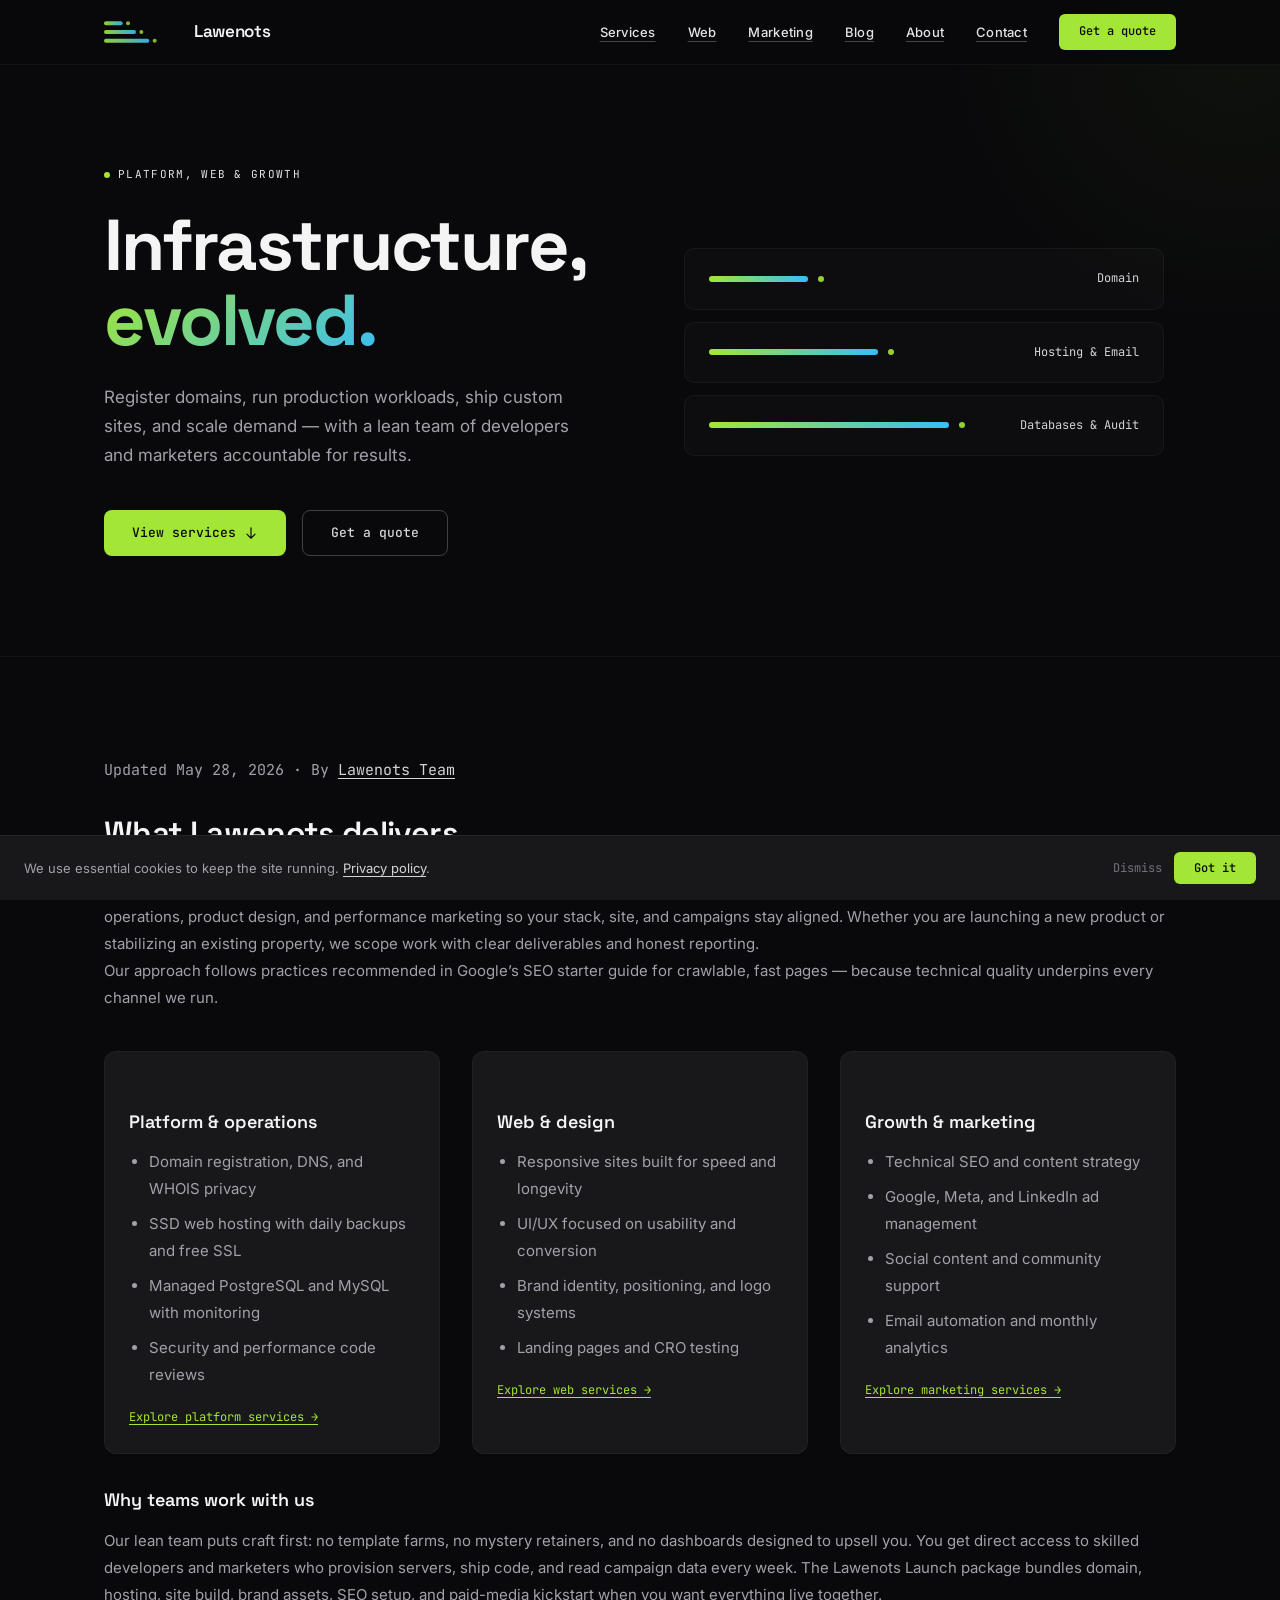
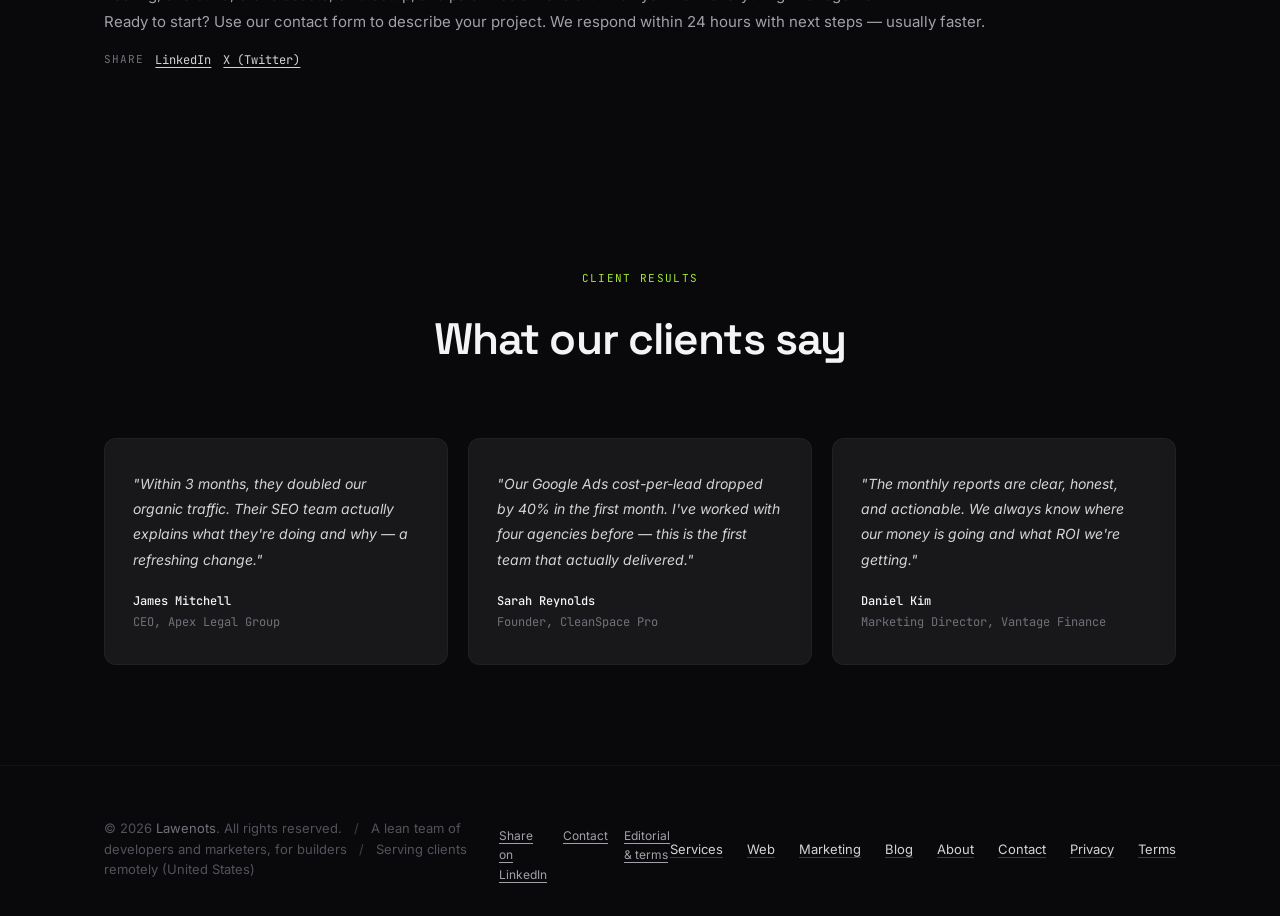
<file: index.html>
<!DOCTYPE html>
<html lang="en">
<head>
  <meta charset="UTF-8">
  <meta name="viewport" content="width=device-width, initial-scale=1.0">
  <title>Lawenots — Infrastructure, evolved.</title>
  <meta name="description" content="Domains, hosting, managed databases, code audits, custom websites, branding, SEO, and paid ads. Skilled developers and marketers, under one roof.">
  <link rel="canonical" href="https://www.lawenots.com/">
  <link rel="icon" type="image/svg+xml" href="/favicon.svg">
  <link rel="alternate" type="text/plain" href="/llms.txt" title="LLM site summary">
  <meta property="og:title" content="Lawenots — Infrastructure, evolved.">
  <meta property="og:description" content="Domains, hosting, managed databases, code audits, custom websites, branding, SEO, and paid ads. Skilled developers and marketers, under one roof.">
  <meta property="og:url" content="https://www.lawenots.com/">
  <meta property="og:type" content="website">
  <meta property="og:image" content="https://www.lawenots.com/og-image.jpg">
  <meta property="og:image:width" content="1200">
  <meta property="og:image:height" content="630">
  <meta property="og:image:alt" content="Lawenots — Infrastructure, evolved.">
  <meta name="twitter:card" content="summary_large_image">
  <meta name="twitter:title" content="Lawenots — Infrastructure, evolved.">
  <meta name="twitter:description" content="Domains, hosting, managed databases, code audits, custom websites, branding, SEO, and paid ads. Skilled developers and marketers, under one roof.">
  <meta name="twitter:image" content="https://www.lawenots.com/og-image.jpg">
  <meta name="author" content="Lawenots Team">
  <link rel="author" href="/about">
  <script type="application/ld+json">
  {
    "@context": "https://schema.org",
    "@graph": [
      {
        "@type": "Organization",
        "name": "Lawenots",
        "url": "https://www.lawenots.com",
        "logo": "https://www.lawenots.com/og-image.jpg",
        "description": "Platform services, web design, and digital marketing from a lean team of developers and marketers.",
        "foundingDate": "2024"
      },
      {
        "@type": "WebSite",
        "name": "Lawenots",
        "url": "https://www.lawenots.com"
      }
    ]
  }
  </script>
  <link rel="preconnect" href="https://fonts.googleapis.com">
  <link rel="preconnect" href="https://fonts.gstatic.com" crossorigin>
  <link rel="preload" as="style" href="https://fonts.googleapis.com/css2?family=Inter:wght@400;500;600&amp;family=JetBrains+Mono:wght@400;500&amp;family=Space+Grotesk:wght@500;600;700&amp;display=swap" crossorigin>
  <link href="https://fonts.googleapis.com/css2?family=Inter:wght@400;500;600&amp;family=JetBrains+Mono:wght@400;500&amp;family=Space+Grotesk:wght@500;600;700&amp;display=swap" rel="stylesheet">
  <link rel="stylesheet" href="/styles.css">
</head>
<body>
  <a href="#main-content" class="skip-link">Skip to content</a>

  <nav aria-label="Main navigation">
    <div class="container">
      <a href="/" class="nav-brand">
        <svg xmlns="http://www.w3.org/2000/svg" viewBox="0 0 120 40" width="80" height="28" role="img" aria-label="Lawenots logo">
          <defs>
            <linearGradient id="nlg" x1="0" y1="0" x2="1" y2="0">
              <stop offset="0%" stop-color="#A3E635"/>
              <stop offset="100%" stop-color="#38BDF8"/>
            </linearGradient>
          </defs>
          <rect x="0" y="4" width="28" height="6" rx="3" fill="url(#nlg)" opacity="0.9"/>
          <circle cx="36" cy="7" r="3" fill="#A3E635" opacity="0.8"/>
          <rect x="0" y="17" width="48" height="6" rx="3" fill="url(#nlg)" opacity="0.9"/>
          <circle cx="56" cy="20" r="3" fill="#A3E635" opacity="0.8"/>
          <rect x="0" y="30" width="68" height="6" rx="3" fill="url(#nlg)" opacity="0.9"/>
          <circle cx="76" cy="33" r="3" fill="#A3E635" opacity="0.8"/>
        </svg>
        <span class="nav-brand-text">Lawenots</span>
      </a>

      <div class="nav-links" id="navLinks">
        <a href="/services">Services</a>
        <a href="/web">Web</a>
        <a href="/marketing">Marketing</a>
        <a href="/blog">Blog</a>
        <a href="/about">About</a>
        <a href="/contact">Contact</a>
        <a href="/contact" class="nav-cta">Get a quote</a>
      </div>

      <button class="mobile-toggle" id="mobileToggle" aria-label="Open menu" aria-expanded="false" aria-controls="navLinks">
        <svg fill="none" stroke="currentColor" viewBox="0 0 24 24" aria-hidden="true">
          <path stroke-linecap="round" stroke-linejoin="round" stroke-width="2" d="M4 6h16M4 12h16M4 18h16"/>
        </svg>
      </button>
    </div>
  </nav>

  <main id="main-content">
    <section class="hero">
      <div class="container">
        <div class="hero-grid">
          <div class="animate-fade-in">
            <div class="hero-badge">
              <span class="hero-badge-dot"></span>
              Platform, web &amp; growth
            </div>
            <h1>Infrastructure,<br><span>evolved.</span></h1>
            <p>
              Register domains, run production workloads, ship custom sites, and
              scale demand — with a lean team of developers and marketers accountable for results.
            </p>
            <div class="hero-buttons">
              <a href="/services" class="btn-primary">
                View services
                <svg width="14" height="14" fill="none" stroke="currentColor" viewBox="0 0 24 24" stroke-width="2" aria-hidden="true">
                  <path stroke-linecap="round" stroke-linejoin="round" d="M19 14l-7 7m0 0l-7-7m7 7V3"/>
                </svg>
              </a>
              <a href="/contact" class="btn-secondary">Get a quote</a>
            </div>
          </div>

          <div class="hero-visual animate-fade-in">
            <div class="stack-visual">
              <div class="stack-row">
                <div class="stack-bar-track">
                  <div class="stack-bar w-1"></div>
                  <span class="stack-dot" aria-hidden="true"></span>
                </div>
                <span class="stack-label">Domain</span>
              </div>
              <div class="stack-row">
                <div class="stack-bar-track">
                  <div class="stack-bar w-2"></div>
                  <span class="stack-dot" aria-hidden="true"></span>
                </div>
                <span class="stack-label">Hosting &amp; Email</span>
              </div>
              <div class="stack-row">
                <div class="stack-bar-track">
                  <div class="stack-bar w-3"></div>
                  <span class="stack-dot" aria-hidden="true"></span>
                </div>
                <span class="stack-label">Databases &amp; Audit</span>
              </div>
            </div>
          </div>
        </div>
      </div>
    </section>

    <section class="section home-intro" aria-labelledby="offer-heading">
      <div class="container">
        <p class="meta">
          <time datetime="2026-05-28">Updated May 28, 2026</time>
          · By <a href="/about">Lawenots Team</a>
        </p>
        <h2 id="offer-heading">What Lawenots delivers</h2>
        <p>
          Lawenots is a full-service partner for companies that want reliable systems and
          measurable growth without agency bloat. We combine platform operations, product
          design, and performance marketing so your stack, site, and campaigns stay aligned.
          Whether you are launching a new product or stabilizing an existing property, we scope
          work with clear deliverables and honest reporting.
        </p>
        <p>
          Our approach follows practices recommended in
          <a href="https://developers.google.com/search/docs/fundamentals/seo-starter-guide" rel="noopener noreferrer">Google&rsquo;s SEO starter guide</a>
          for crawlable, fast pages — because technical quality underpins every channel we run.
        </p>

        <div class="offer-grid">
          <article class="offer-card">
            <h3>Platform &amp; operations</h3>
            <ul>
              <li>Domain registration, DNS, and WHOIS privacy</li>
              <li>SSD web hosting with daily backups and free SSL</li>
              <li>Managed PostgreSQL and MySQL with monitoring</li>
              <li>Security and performance code reviews</li>
            </ul>
            <a href="/services" class="card-link">Explore platform services →</a>
          </article>
          <article class="offer-card">
            <h3>Web &amp; design</h3>
            <ul>
              <li>Responsive sites built for speed and longevity</li>
              <li>UI/UX focused on usability and conversion</li>
              <li>Brand identity, positioning, and logo systems</li>
              <li>Landing pages and CRO testing</li>
            </ul>
            <a href="/web" class="card-link">Explore web services →</a>
          </article>
          <article class="offer-card">
            <h3>Growth &amp; marketing</h3>
            <ul>
              <li>Technical SEO and content strategy</li>
              <li>Google, Meta, and LinkedIn ad management</li>
              <li>Social content and community support</li>
              <li>Email automation and monthly analytics</li>
            </ul>
            <a href="/marketing" class="card-link">Explore marketing services →</a>
          </article>
        </div>

        <h3>Why teams work with us</h3>
        <p>
          Our lean team puts craft first: no template farms, no mystery retainers, and no dashboards
          designed to upsell you. You get direct access to skilled developers and marketers who
          provision servers, ship code, and read campaign data every week. The
          <a href="/about">Lawenots Launch package</a> bundles domain, hosting, site build,
          brand assets, SEO setup, and paid-media kickstart when you want everything live together.
        </p>
        <p>
          Ready to start? Use our <a href="/contact">contact form</a> to describe your project.
          We respond within 24 hours with next steps — usually faster.
        </p>

        <div class="share-links" aria-label="Share this page">
          <span style="font-family:var(--font-mono);font-size:11px;color:var(--surface-500);text-transform:uppercase;letter-spacing:0.08em;">Share</span>
          <a href="https://www.linkedin.com/sharing/share-offsite/?url=https%3A%2F%2Fwww.lawenots.com%2F" rel="noopener noreferrer">LinkedIn</a>
          <a href="https://twitter.com/intent/tweet?url=https%3A%2F%2Fwww.lawenots.com%2F&amp;text=Lawenots%20%E2%80%94%20Infrastructure%2C%20evolved." rel="noopener noreferrer">X (Twitter)</a>
        </div>
      </div>
    </section>
  <section class="section" aria-labelledby="testimonials-heading">
    <div class="container">
      <div class="section-header">
        <div class="section-tag">Client results</div>
        <h2 id="testimonials-heading">What our clients say</h2>
      </div>
      <div class="testimonials-grid">
        <div class="testimonial-card animate-slide-up delay-1">
          <p>"Within 3 months, they doubled our organic traffic. Their SEO team actually explains what they're doing and why — a refreshing change."</p>
          <div class="testimonial-author">
            <strong>James Mitchell</strong>
            <span>CEO, Apex Legal Group</span>
          </div>
        </div>
        <div class="testimonial-card animate-slide-up delay-2">
          <p>"Our Google Ads cost-per-lead dropped by 40% in the first month. I've worked with four agencies before — this is the first team that actually delivered."</p>
          <div class="testimonial-author">
            <strong>Sarah Reynolds</strong>
            <span>Founder, CleanSpace Pro</span>
          </div>
        </div>
        <div class="testimonial-card animate-slide-up delay-3">
          <p>"The monthly reports are clear, honest, and actionable. We always know where our money is going and what ROI we're getting."</p>
          <div class="testimonial-author">
            <strong>Daniel Kim</strong>
            <span>Marketing Director, Vantage Finance</span>
          </div>
        </div>
      </div>
    </div>
  </section>

  </main>

  <footer>
    <div class="container">
      <div class="legal">
        &copy; 2026 <a href="/">Lawenots</a>. All rights reserved.
        <span style="margin: 0 8px; color: var(--surface-700);">/</span>
        A lean team of developers and marketers, for builders
        <span style="margin: 0 8px; color: var(--surface-700);">/</span>
        Serving clients remotely (United States)
      </div>
      <div class="social-links" aria-label="Social links">
        <a href="https://www.linkedin.com/sharing/share-offsite/?url=https%3A%2F%2Fwww.lawenots.com%2F" rel="noopener noreferrer">Share on LinkedIn</a>
        <a href="/contact">Contact</a>
        <a href="/terms">Editorial &amp; terms</a>
      </div>
      <div class="footer-links">
        <a href="/services">Services</a>
        <a href="/web">Web</a>
        <a href="/marketing">Marketing</a>
        <a href="/blog">Blog</a>
        <a href="/about">About</a>
        <a href="/contact">Contact</a>
        <a href="/privacy">Privacy</a>
        <a href="/terms">Terms</a>
      </div>
    </div>
  </footer>

  <script defer src="/script.js"></script>
</body>
</html>
</file>
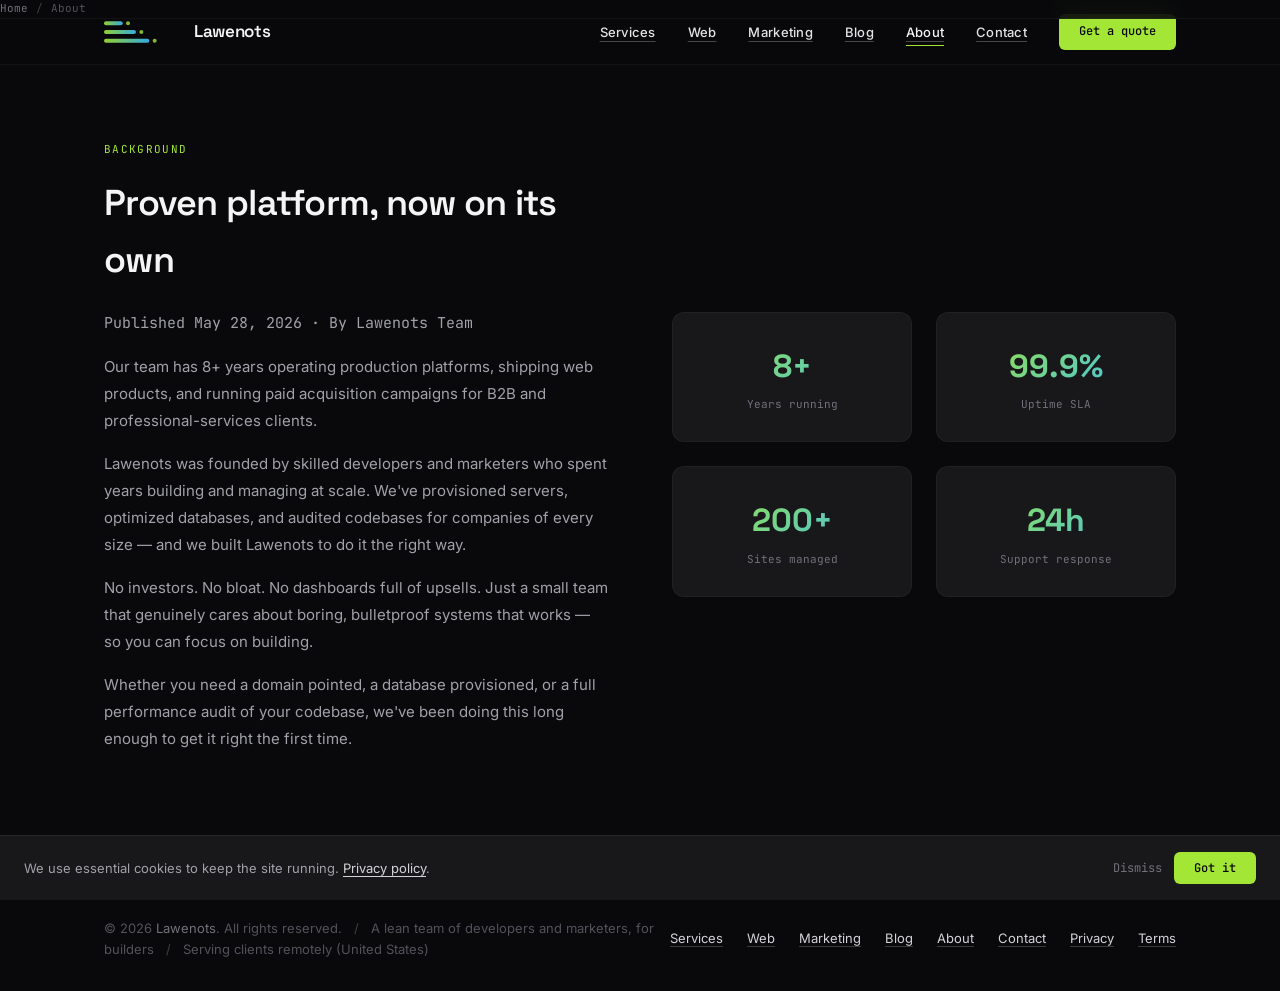
<file: about/index.html>
<!DOCTYPE html>
<html lang="en">
<head>
  <meta charset="UTF-8">
  <meta name="viewport" content="width=device-width, initial-scale=1.0">
  <title>About — Lawenots</title>
  <meta name="description" content="Lawenots is led by skilled developers and marketers with years of industry experience.">
  <link rel="canonical" href="https://www.lawenots.com/about">
  <link rel="icon" type="image/svg+xml" href="../favicon.svg">
  <link rel="preconnect" href="https://fonts.googleapis.com">
  <link rel="preconnect" href="https://fonts.gstatic.com" crossorigin>
  <link rel="preload" as="style" href="https://fonts.googleapis.com/css2?family=Inter:wght@300;400;500;600&family=JetBrains+Mono:wght@400;500&family=Space+Grotesk:wght@400;500;600;700&display=swap" crossorigin>
  <link href="https://fonts.googleapis.com/css2?family=Inter:wght@300;400;500;600&family=JetBrains+Mono:wght@400;500&family=Space+Grotesk:wght@400;500;600;700&display=swap" rel="stylesheet">
  <link rel="stylesheet" href="../styles.css">
  <script type="application/ld+json">
  {
    "@context": "https://schema.org",
    "@type": "BreadcrumbList",
    "itemListElement": [
      {"@type": "ListItem", "position": 1, "name": "Home", "item": "https://www.lawenots.com/"},
      {"@type": "ListItem", "position": 2, "name": "About", "item": "https://www.lawenots.com/about"}
    ]
  }
  </script>
</head>
<body>
  <a href="#main-content" class="skip-link" style="position: absolute; top: -100%; left: 8px; padding: 8px 16px; background: var(--accent-lime); color: var(--surface-950); font-family: var(--font-mono); font-size: 12px; border-radius: 0 0 6px 6px; z-index: 200; transition: top 0.2s;">Skip to content</a>

  <nav>
    <div class="container">
      <a href="/" style="display: flex; align-items: center; gap: 10px;">
        <svg xmlns="http://www.w3.org/2000/svg" viewBox="0 0 120 40" width="80" height="28">
          <defs>
            <linearGradient id="nlg" x1="0" y1="0" x2="1" y2="0">
              <stop offset="0%" stop-color="#A3E635"/>
              <stop offset="100%" stop-color="#38BDF8"/>
            </linearGradient>
          </defs>
          <rect x="0" y="4" width="28" height="6" rx="3" fill="url(#nlg)" opacity="0.9"/>
          <circle cx="36" cy="7" r="3" fill="#A3E635" opacity="0.8"/>
          <rect x="0" y="17" width="48" height="6" rx="3" fill="url(#nlg)" opacity="0.9"/>
          <circle cx="56" cy="20" r="3" fill="#A3E635" opacity="0.8"/>
          <rect x="0" y="30" width="68" height="6" rx="3" fill="url(#nlg)" opacity="0.9"/>
          <circle cx="76" cy="33" r="3" fill="#A3E635" opacity="0.8"/>
        </svg>
        <span style="font-family: var(--font-display); font-size: 17px; font-weight: 600; letter-spacing: -0.02em; color: var(--surface-100);">Lawenots</span>
      </a>

      <div class="nav-links" id="navLinks">
        <a href="/services">Services</a>
        <a href="/web">Web</a>
        <a href="/marketing">Marketing</a>
        <a href="/blog">Blog</a>
        <a href="/about" class="nav-active">About</a>
        <a href="/contact">Contact</a>
        <a href="/contact" class="nav-cta">Get a quote</a>
      </div>

      <button class="mobile-toggle" id="mobileToggle" aria-label="Menu">
        <svg fill="none" stroke="currentColor" viewBox="0 0 24 24">
          <path stroke-linecap="round" stroke-linejoin="round" stroke-width="2" d="M4 6h16M4 12h16M4 18h16"/>
        </svg>
      </button>
    </div>
  </nav>

  <main id="main-content">
  <section class="section section-page-first about" id="about">
    <div class="container">
      <nav aria-label="Breadcrumb" class="breadcrumb">
        <a href="/">Home</a>
        <span class="breadcrumb-sep" aria-hidden="true">/</span>
        <span aria-current="page">About</span>
      </nav>
      <div class="about-grid">
        <div>
          <div class="section-tag">Background</div>
          <h1>Proven platform, now on its own</h1>
          <p class="meta">
            <time datetime="2026-05-28">Published May 28, 2026</time>
            · By Lawenots Team
          </p>
          <p>
            Our team has 8+ years operating production platforms, shipping web products, and
            running paid acquisition campaigns for B2B and professional-services clients.
          </p>
          <p>
            Lawenots was founded by skilled developers and marketers who spent years building
            and managing at scale. We've provisioned servers,
            optimized databases, and audited codebases for companies of every size —
            and we built Lawenots to do it the right way.
          </p>
          <p>
            No investors. No bloat. No dashboards full of upsells. Just a small
            team that genuinely cares about boring, bulletproof systems
            that works — so you can focus on building.
          </p>
          <p>
            Whether you need a domain pointed, a database provisioned, or a full
            performance audit of your codebase, we've been doing this long enough
            to get it right the first time.
          </p>
        </div>

        <div class="about-stats">
          <div class="stat">
            <div class="stat-number">8+</div>
            <div class="stat-label">Years running</div>
          </div>
          <div class="stat">
            <div class="stat-number">99.9%</div>
            <div class="stat-label">Uptime SLA</div>
          </div>
          <div class="stat">
            <div class="stat-number">200+</div>
            <div class="stat-label">Sites managed</div>
          </div>
          <div class="stat">
            <div class="stat-number">24h</div>
            <div class="stat-label">Support response</div>
          </div>
        </div>
      </div>
    </div>
  </section>

  </main>

  <footer>
    <div class="container">
      <div class="legal">
        &copy; 2026 <a href="/">Lawenots</a>. All rights reserved.
        <span style="margin: 0 8px; color: var(--surface-700);">/</span>
        A lean team of developers and marketers, for builders
        <span style="margin: 0 8px; color: var(--surface-700);">/</span>
        Serving clients remotely (United States)
      </div>
      <div class="footer-links">
        <a href="/services">Services</a>
        <a href="/web">Web</a>
        <a href="/marketing">Marketing</a>
        <a href="/blog">Blog</a>
        <a href="/about">About</a>
        <a href="/contact">Contact</a>
        <a href="/privacy">Privacy</a>
        <a href="/terms">Terms</a>
      </div>
    </div>
  </footer>

  <script defer src="../script.js"></script>
</body>
</html>
</file>
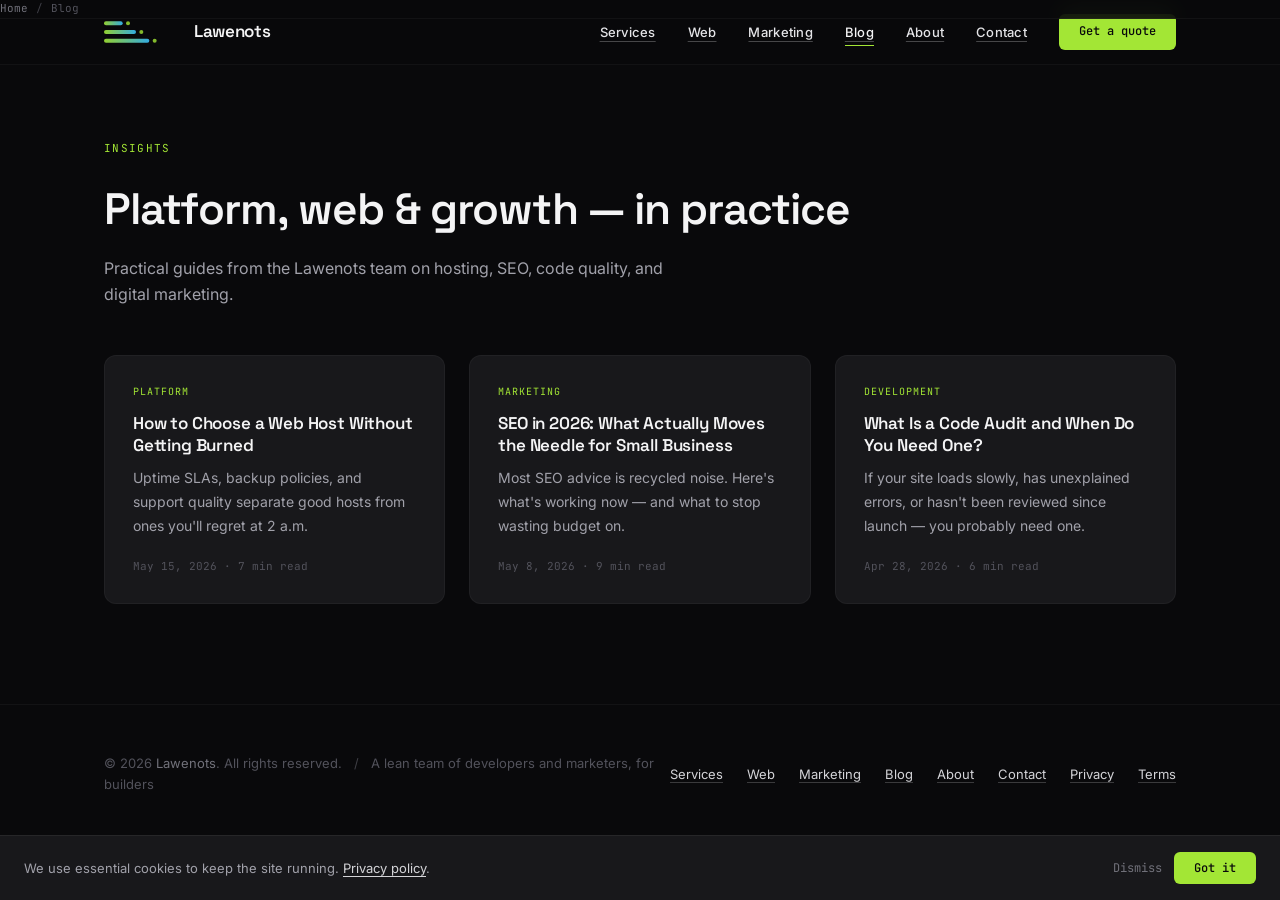
<file: blog/index.html>
<!DOCTYPE html>
<html lang="en">
<head>
  <meta charset="UTF-8">
  <meta name="viewport" content="width=device-width, initial-scale=1.0">
  <title>Blog — Lawenots Insights on Platform, Web &amp; Growth</title>
  <meta name="description" content="Practical guides on web hosting, SEO, code quality, and digital marketing from the Lawenots team.">
  <link rel="canonical" href="https://www.lawenots.com/blog">
  <link rel="icon" type="image/svg+xml" href="../favicon.svg">
  <meta property="og:title" content="Blog — Lawenots Insights">
  <meta property="og:description" content="Practical guides on web hosting, SEO, code quality, and digital marketing from the Lawenots team.">
  <meta property="og:url" content="https://www.lawenots.com/blog">
  <meta property="og:type" content="website">
  <meta property="og:image" content="https://www.lawenots.com/og-image.jpg">
  <meta property="og:image:width" content="1200">
  <meta property="og:image:height" content="630">
  <script type="application/ld+json">
  {
    "@context": "https://schema.org",
    "@type": "BreadcrumbList",
    "itemListElement": [
      {"@type": "ListItem", "position": 1, "name": "Home", "item": "https://www.lawenots.com/"},
      {"@type": "ListItem", "position": 2, "name": "Blog", "item": "https://www.lawenots.com/blog"}
    ]
  }
  </script>
  <link rel="preconnect" href="https://fonts.googleapis.com">
  <link rel="preconnect" href="https://fonts.gstatic.com" crossorigin>
  <link href="https://fonts.googleapis.com/css2?family=Inter:wght@400;500;600&family=JetBrains+Mono:wght@400;500&family=Space+Grotesk:wght@500;600;700&display=swap" rel="stylesheet">
  <link rel="stylesheet" href="../styles.css">
</head>
<body>
  <a href="#main-content" class="skip-link" style="position:absolute;top:-100%;left:8px;padding:8px 16px;background:var(--accent-lime);color:var(--surface-950);font-family:var(--font-mono);font-size:12px;border-radius:0 0 6px 6px;z-index:200;transition:top 0.2s;">Skip to content</a>

  <nav>
    <div class="container">
      <a href="/" style="display:flex;align-items:center;gap:10px;">
        <svg xmlns="http://www.w3.org/2000/svg" viewBox="0 0 120 40" width="80" height="28" role="img" aria-label="Lawenots logo">
          <defs>
            <linearGradient id="nlg" x1="0" y1="0" x2="1" y2="0">
              <stop offset="0%" stop-color="#A3E635"/>
              <stop offset="100%" stop-color="#38BDF8"/>
            </linearGradient>
          </defs>
          <rect x="0" y="4" width="28" height="6" rx="3" fill="url(#nlg)" opacity="0.9"/>
          <circle cx="36" cy="7" r="3" fill="#A3E635" opacity="0.8"/>
          <rect x="0" y="17" width="48" height="6" rx="3" fill="url(#nlg)" opacity="0.9"/>
          <circle cx="56" cy="20" r="3" fill="#A3E635" opacity="0.8"/>
          <rect x="0" y="30" width="68" height="6" rx="3" fill="url(#nlg)" opacity="0.9"/>
          <circle cx="76" cy="33" r="3" fill="#A3E635" opacity="0.8"/>
        </svg>
        <span style="font-family:var(--font-display);font-size:17px;font-weight:600;letter-spacing:-0.02em;color:var(--surface-100);">Lawenots</span>
      </a>

      <div class="nav-links" id="navLinks">
        <a href="/services">Services</a>
        <a href="/web">Web</a>
        <a href="/marketing">Marketing</a>
        <a href="/blog" class="nav-active">Blog</a>
        <a href="/about">About</a>
        <a href="/contact">Contact</a>
        <a href="/contact" class="nav-cta">Get a quote</a>
      </div>

      <button class="mobile-toggle" id="mobileToggle" aria-label="Open menu" aria-expanded="false" aria-controls="navLinks">
        <svg fill="none" stroke="currentColor" viewBox="0 0 24 24" aria-hidden="true">
          <path stroke-linecap="round" stroke-linejoin="round" stroke-width="2" d="M4 6h16M4 12h16M4 18h16"/>
        </svg>
      </button>
    </div>
  </nav>

  <main id="main-content">
    <section class="section section-page-first">
      <div class="container">
        <nav aria-label="Breadcrumb" class="breadcrumb">
          <a href="/">Home</a>
          <span class="breadcrumb-sep" aria-hidden="true">/</span>
          <span aria-current="page">Blog</span>
        </nav>

        <div class="section-header" style="text-align:left;margin-bottom:48px;">
          <div class="section-tag">Insights</div>
          <h1 style="font-family:var(--font-display);font-size:clamp(28px,4vw,44px);font-weight:600;letter-spacing:-0.02em;margin-bottom:12px;">Platform, web &amp; growth — in practice</h1>
          <p class="section-subtitle" style="margin:0;text-align:left;">Practical guides from the Lawenots team on hosting, SEO, code quality, and digital marketing.</p>
        </div>

        <div class="blog-grid">
          <a href="/blog/how-to-choose-a-web-host/" class="blog-card animate-slide-up delay-1">
            <div class="blog-card-body">
              <div class="blog-card-tag">Platform</div>
              <h3>How to Choose a Web Host Without Getting Burned</h3>
              <p>Uptime SLAs, backup policies, and support quality separate good hosts from ones you'll regret at 2 a.m.</p>
              <div class="blog-card-meta">
                <time datetime="2026-05-15">May 15, 2026</time> · 7 min read
              </div>
            </div>
          </a>

          <a href="/blog/seo-basics-for-small-business/" class="blog-card animate-slide-up delay-2">
            <div class="blog-card-body">
              <div class="blog-card-tag">Marketing</div>
              <h3>SEO in 2026: What Actually Moves the Needle for Small Business</h3>
              <p>Most SEO advice is recycled noise. Here's what's working now — and what to stop wasting budget on.</p>
              <div class="blog-card-meta">
                <time datetime="2026-05-08">May 8, 2026</time> · 9 min read
              </div>
            </div>
          </a>

          <a href="/blog/what-is-a-code-audit/" class="blog-card animate-slide-up delay-3">
            <div class="blog-card-body">
              <div class="blog-card-tag">Development</div>
              <h3>What Is a Code Audit and When Do You Need One?</h3>
              <p>If your site loads slowly, has unexplained errors, or hasn't been reviewed since launch — you probably need one.</p>
              <div class="blog-card-meta">
                <time datetime="2026-04-28">Apr 28, 2026</time> · 6 min read
              </div>
            </div>
          </a>
        </div>
      </div>
    </section>
  </main>

  <footer>
    <div class="container">
      <div class="legal">
        &copy; 2026 <a href="/">Lawenots</a>. All rights reserved.
        <span style="margin:0 8px;color:var(--surface-700);">/</span>
        A lean team of developers and marketers, for builders
      </div>
      <div class="footer-links">
        <a href="/services">Services</a>
        <a href="/web">Web</a>
        <a href="/marketing">Marketing</a>
        <a href="/blog">Blog</a>
        <a href="/about">About</a>
        <a href="/contact">Contact</a>
        <a href="/privacy">Privacy</a>
        <a href="/terms">Terms</a>
      </div>
    </div>
  </footer>

  <script defer src="../script.js"></script>
</body>
</html>
</file>
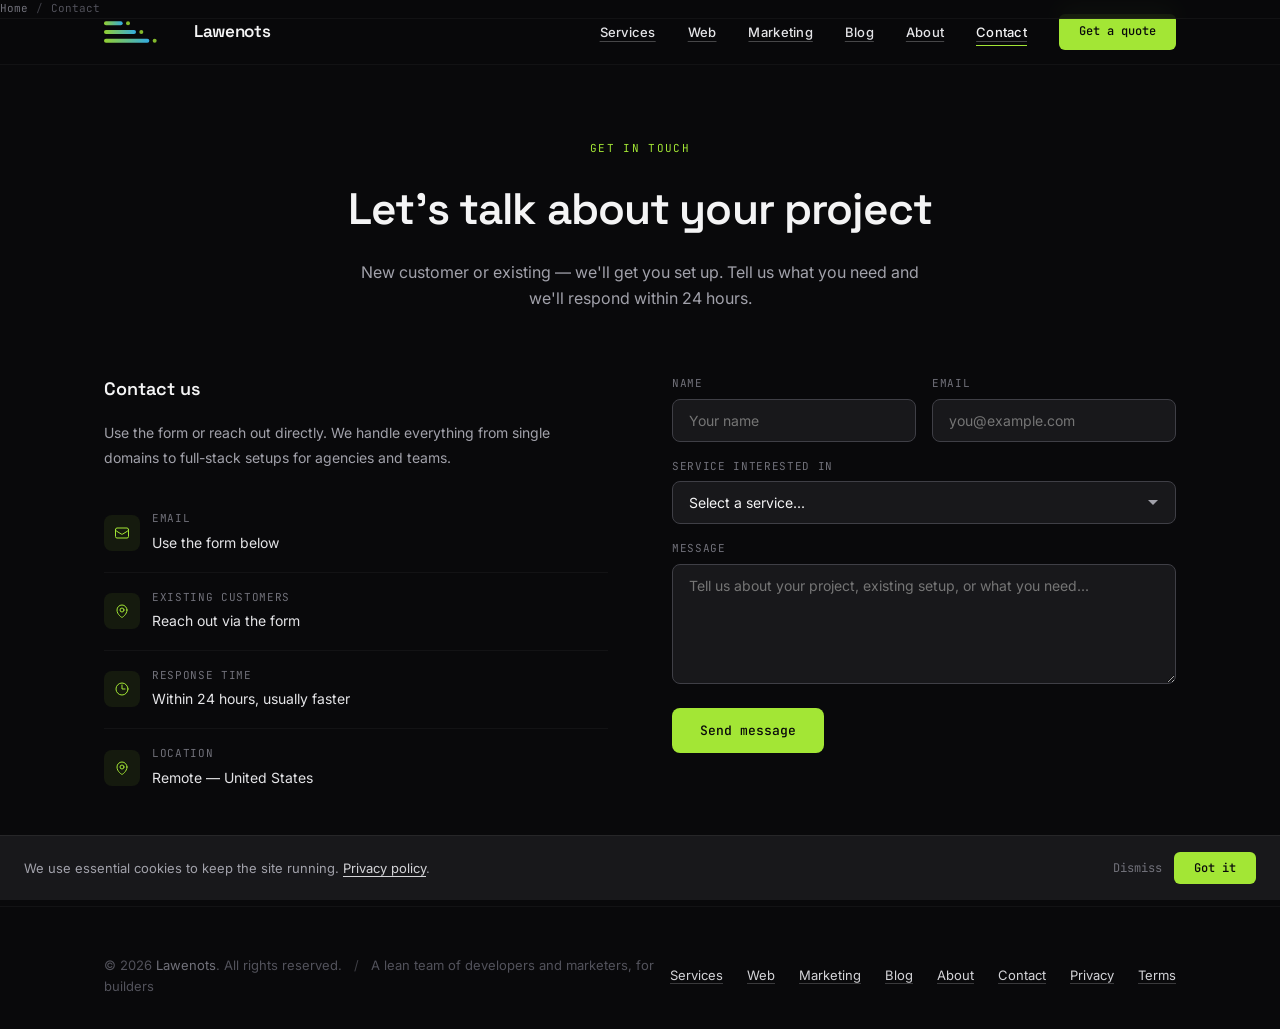
<file: contact/index.html>
<!DOCTYPE html>
<html lang="en">
<head>
  <meta charset="UTF-8">
  <meta name="viewport" content="width=device-width, initial-scale=1.0">
  <title>Contact — Lawenots</title>
  <meta name="description" content="Contact Lawenots for domains, hosting, databases, audits, or full-stack setups.">
  <link rel="canonical" href="https://www.lawenots.com/contact">
  <link rel="icon" type="image/svg+xml" href="../favicon.svg">
  <link rel="preconnect" href="https://fonts.googleapis.com">
  <link rel="preconnect" href="https://fonts.gstatic.com" crossorigin>
  <link rel="preload" as="style" href="https://fonts.googleapis.com/css2?family=Inter:wght@300;400;500;600&family=JetBrains+Mono:wght@400;500&family=Space+Grotesk:wght@400;500;600;700&display=swap" crossorigin>
  <link href="https://fonts.googleapis.com/css2?family=Inter:wght@300;400;500;600&family=JetBrains+Mono:wght@400;500&family=Space+Grotesk:wght@400;500;600;700&display=swap" rel="stylesheet">
  <link rel="stylesheet" href="../styles.css">
  <script type="application/ld+json">
  {
    "@context": "https://schema.org",
    "@type": "BreadcrumbList",
    "itemListElement": [
      {"@type": "ListItem", "position": 1, "name": "Home", "item": "https://www.lawenots.com/"},
      {"@type": "ListItem", "position": 2, "name": "Contact", "item": "https://www.lawenots.com/contact"}
    ]
  }
  </script>
</head>
<body>
  <a href="#main-content" class="skip-link" style="position: absolute; top: -100%; left: 8px; padding: 8px 16px; background: var(--accent-lime); color: var(--surface-950); font-family: var(--font-mono); font-size: 12px; border-radius: 0 0 6px 6px; z-index: 200; transition: top 0.2s;">Skip to content</a>

  <nav>
    <div class="container">
      <a href="/" style="display: flex; align-items: center; gap: 10px;">
        <svg xmlns="http://www.w3.org/2000/svg" viewBox="0 0 120 40" width="80" height="28">
          <defs>
            <linearGradient id="nlg" x1="0" y1="0" x2="1" y2="0">
              <stop offset="0%" stop-color="#A3E635"/>
              <stop offset="100%" stop-color="#38BDF8"/>
            </linearGradient>
          </defs>
          <rect x="0" y="4" width="28" height="6" rx="3" fill="url(#nlg)" opacity="0.9"/>
          <circle cx="36" cy="7" r="3" fill="#A3E635" opacity="0.8"/>
          <rect x="0" y="17" width="48" height="6" rx="3" fill="url(#nlg)" opacity="0.9"/>
          <circle cx="56" cy="20" r="3" fill="#A3E635" opacity="0.8"/>
          <rect x="0" y="30" width="68" height="6" rx="3" fill="url(#nlg)" opacity="0.9"/>
          <circle cx="76" cy="33" r="3" fill="#A3E635" opacity="0.8"/>
        </svg>
        <span style="font-family: var(--font-display); font-size: 17px; font-weight: 600; letter-spacing: -0.02em; color: var(--surface-100);">Lawenots</span>
      </a>

      <div class="nav-links" id="navLinks">
        <a href="/services">Services</a>
        <a href="/web">Web</a>
        <a href="/marketing">Marketing</a>
        <a href="/blog">Blog</a>
        <a href="/about">About</a>
        <a href="/contact" class="nav-active">Contact</a>
        <a href="/contact" class="nav-cta">Get a quote</a>
      </div>

      <button class="mobile-toggle" id="mobileToggle" aria-label="Menu">
        <svg fill="none" stroke="currentColor" viewBox="0 0 24 24">
          <path stroke-linecap="round" stroke-linejoin="round" stroke-width="2" d="M4 6h16M4 12h16M4 18h16"/>
        </svg>
      </button>
    </div>
  </nav>

  <main id="main-content">
  <section class="section section-page-first" id="contact">
    <div class="container">
      <nav aria-label="Breadcrumb" class="breadcrumb">
        <a href="/">Home</a>
        <span class="breadcrumb-sep" aria-hidden="true">/</span>
        <span aria-current="page">Contact</span>
      </nav>
      <div class="section-header">
        <div class="section-tag">Get in touch</div>
        <h2>Let's talk about your project</h2>
        <p class="section-subtitle">
          New customer or existing — we'll get you set up. Tell us what you need
          and we'll respond within 24 hours.
        </p>
      </div>

      <div class="contact-grid">
        <div class="contact-info">
          <h3>Contact us</h3>
          <p>
            Use the form or reach out directly. We handle everything from single
            domains to full-stack setups for agencies and teams.
          </p>

          <div class="contact-method">
            <div class="contact-method-icon">
              <svg fill="none" stroke="currentColor" viewBox="0 0 24 24" stroke-width="1.5">
                <path stroke-linecap="round" stroke-linejoin="round" d="M21.75 6.75v10.5a2.25 2.25 0 01-2.25 2.25h-15a2.25 2.25 0 01-2.25-2.25V6.75m19.5 0A2.25 2.25 0 0019.5 4.5h-15a2.25 2.25 0 00-2.25 2.25m19.5 0v.243a2.25 2.25 0 01-1.07 1.916l-7.5 4.615a2.25 2.25 0 01-2.36 0L3.32 8.91a2.25 2.25 0 01-1.07-1.916V6.75"/>
              </svg>
            </div>
            <div>
              <label>Email</label>
              <span>Use the form below</span>
            </div>
          </div>

          <div class="contact-method">
            <div class="contact-method-icon">
              <svg fill="none" stroke="currentColor" viewBox="0 0 24 24" stroke-width="1.5">
                <path stroke-linecap="round" stroke-linejoin="round" d="M15 10.5a3 3 0 11-6 0 3 3 0 016 0z"/>
                <path stroke-linecap="round" stroke-linejoin="round" d="M19.5 10.5c0 7.142-7.5 11.25-7.5 11.25S4.5 17.642 4.5 10.5a7.5 7.5 0 1115 0z"/>
              </svg>
            </div>
            <div>
              <label>Existing customers</label>
              <span>Reach out via the form</span>
            </div>
          </div>

          <div class="contact-method">
            <div class="contact-method-icon">
              <svg fill="none" stroke="currentColor" viewBox="0 0 24 24" stroke-width="1.5">
                <path stroke-linecap="round" stroke-linejoin="round" d="M12 6v6h4.5m4.5 0a9 9 0 11-18 0 9 9 0 0118 0z"/>
              </svg>
            </div>
            <div>
              <label>Response time</label>
              <span>Within 24 hours, usually faster</span>
            </div>
          </div>

          <div class="contact-method">
            <div class="contact-method-icon">
              <svg fill="none" stroke="currentColor" viewBox="0 0 24 24" stroke-width="1.5" aria-hidden="true">
                <path stroke-linecap="round" stroke-linejoin="round" d="M15 10.5a3 3 0 11-6 0 3 3 0 016 0z"/>
                <path stroke-linecap="round" stroke-linejoin="round" d="M19.5 10.5c0 7.142-7.5 11.25-7.5 11.25S4.5 17.642 4.5 10.5a7.5 7.5 0 1115 0z"/>
              </svg>
            </div>
            <div>
              <label>Location</label>
              <span>Remote — United States</span>
            </div>
          </div>
        </div>

        <form class="contact-form" action="https://api.web3forms.com/submit" method="POST">
          <!-- Get your free access key at web3forms.com and replace the value below -->
          <input type="hidden" name="access_key" value="YOUR_WEB3FORMS_KEY">
          <input type="hidden" name="subject" value="New inquiry — Lawenots">
          <input type="hidden" name="redirect" value="false">
          <input type="checkbox" name="botcheck" style="display:none" tabindex="-1" autocomplete="off">
          <div class="form-row">
            <div class="form-group">
              <label for="name">Name</label>
              <input type="text" id="name" name="name" placeholder="Your name" autocomplete="name" required>
            </div>
            <div class="form-group">
              <label for="email">Email</label>
              <input type="email" id="email" name="email" placeholder="you@example.com" autocomplete="email" required>
            </div>
          </div>
          <div class="form-group">
            <label for="service">Service interested in</label>
            <select id="service" name="service">
              <option value="">Select a service...</option>
              <option value="domains">Domain registration</option>
              <option value="hosting">Web hosting</option>
              <option value="email">Email hosting</option>
              <option value="databases">Managed databases</option>
              <option value="audit">Code audit &amp; optimization</option>
              <option value="multiple">Multiple / not sure</option>
            </select>
          </div>
          <div class="form-group">
            <label for="message">Message</label>
            <textarea id="message" name="message" placeholder="Tell us about your project, existing setup, or what you need..." aria-label="Message" required></textarea>
          </div>
          <button type="submit" class="btn-submit">Send message</button>
        </form>
      </div>
    </div>
  </section>
  </main>

  <footer>
    <div class="container">
      <div class="legal">
        &copy; 2026 <a href="/">Lawenots</a>. All rights reserved.
        <span style="margin: 0 8px; color: var(--surface-700);">/</span>
        A lean team of developers and marketers, for builders
      </div>
      <div class="footer-links">
        <a href="/services">Services</a>
        <a href="/web">Web</a>
        <a href="/marketing">Marketing</a>
        <a href="/blog">Blog</a>
        <a href="/about">About</a>
        <a href="/contact">Contact</a>
        <a href="/privacy">Privacy</a>
        <a href="/terms">Terms</a>
      </div>
    </div>
  </footer>

  <script defer src="../script.js"></script>
</body>
</html>
</file>
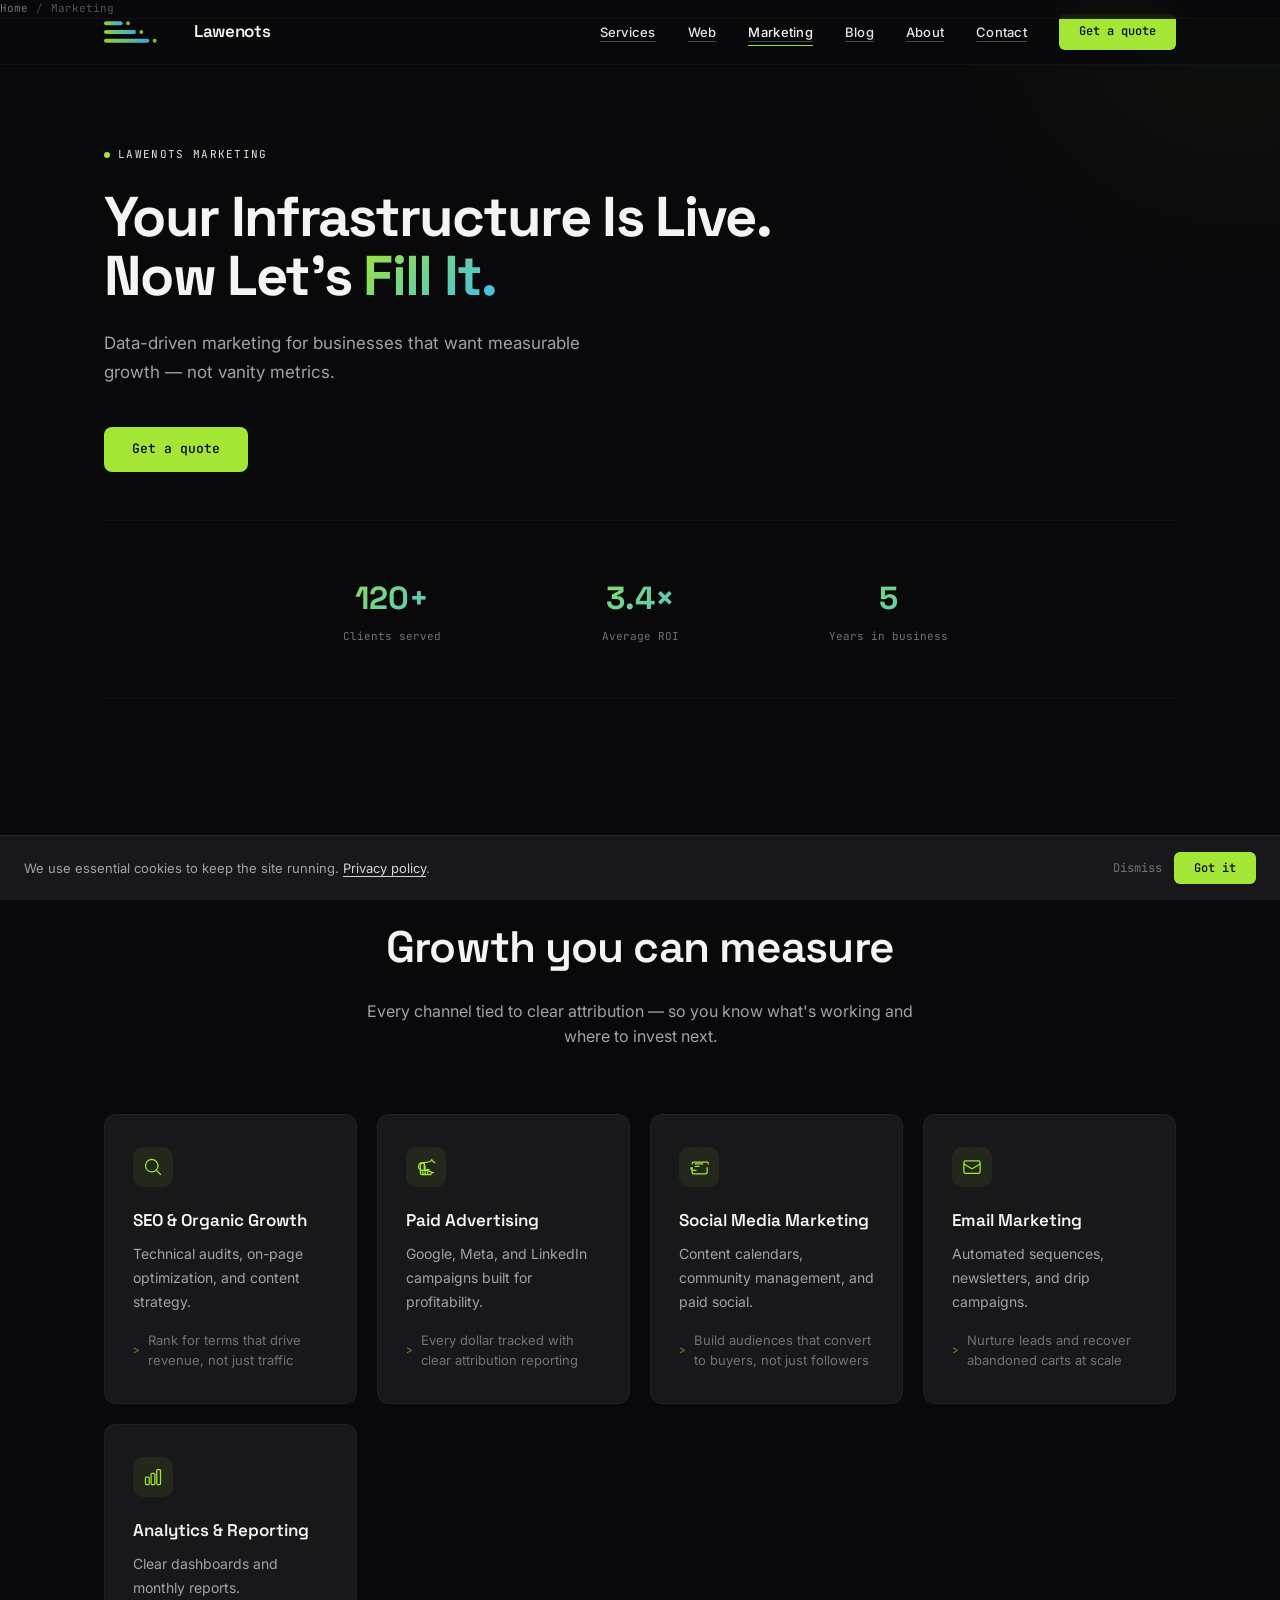
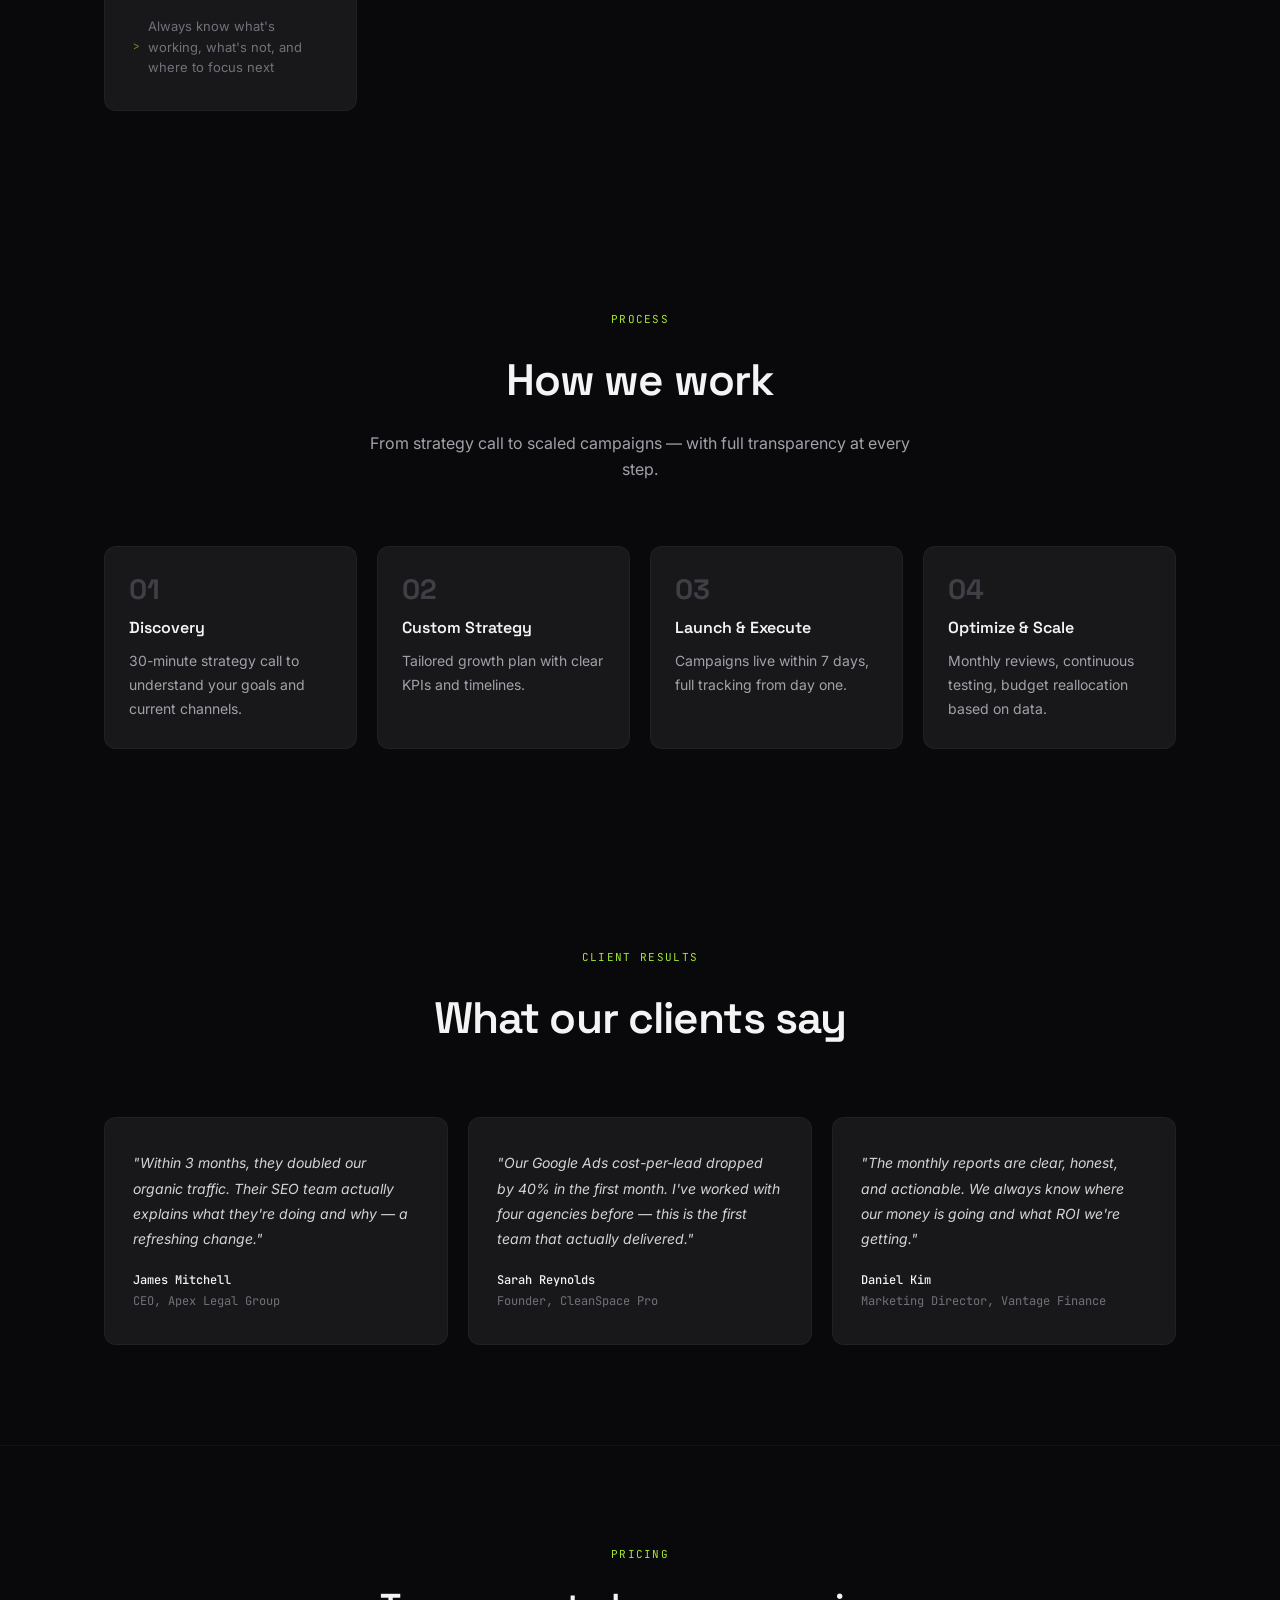
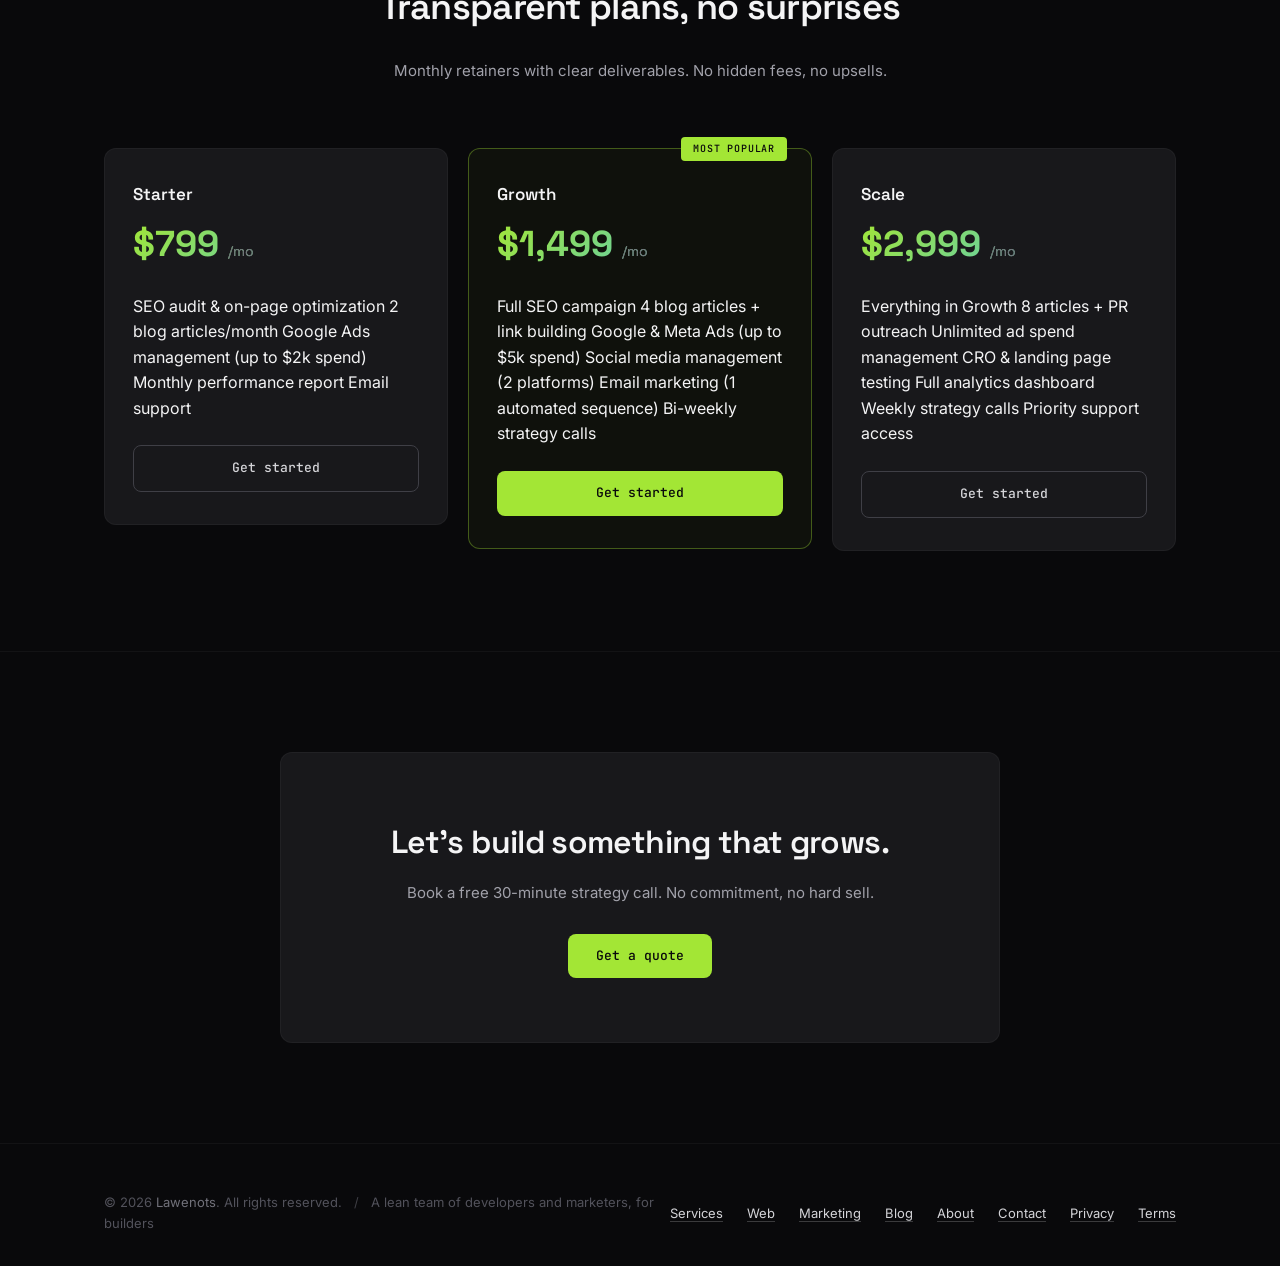
<file: marketing/index.html>
<!DOCTYPE html>
<html lang="en">
<head>
  <meta charset="UTF-8">
  <meta name="viewport" content="width=device-width, initial-scale=1.0">
  <title>Lawenots Marketing — Data-driven growth</title>
  <meta name="description" content="SEO, paid ads, social media, email marketing, and analytics. Measurable growth for businesses on solid infrastructure.">
  <link rel="canonical" href="https://www.lawenots.com/marketing">
  <link rel="icon" type="image/svg+xml" href="../favicon.svg">
  <meta property="og:title" content="Lawenots Marketing — Data-driven growth">
  <meta property="og:description" content="Data-driven marketing for businesses that want measurable growth — not vanity metrics.">
  <meta property="og:url" content="https://www.lawenots.com/marketing">
  <meta property="og:type" content="website">
  <meta property="og:image" content="https://www.lawenots.com/og-image.jpg">
  <meta property="og:image:width" content="1200">
  <meta property="og:image:height" content="630">
  <link rel="preconnect" href="https://fonts.googleapis.com">
  <link rel="preconnect" href="https://fonts.gstatic.com" crossorigin>
  <link href="https://fonts.googleapis.com/css2?family=Inter:wght@300;400;500;600&family=JetBrains+Mono:wght@400;500&family=Space+Grotesk:wght@400;500;600;700&display=swap" rel="stylesheet">
  <link rel="stylesheet" href="../styles.css">
  <script type="application/ld+json">
  {
    "@context": "https://schema.org",
    "@type": "BreadcrumbList",
    "itemListElement": [
      {"@type": "ListItem", "position": 1, "name": "Home", "item": "https://www.lawenots.com/"},
      {"@type": "ListItem", "position": 2, "name": "Marketing", "item": "https://www.lawenots.com/marketing"}
    ]
  }
  </script>
</head>
<body>
  <a href="#main-content" class="skip-link" style="position: absolute; top: -100%; left: 8px; padding: 8px 16px; background: var(--accent-lime); color: var(--surface-950); font-family: var(--font-mono); font-size: 12px; border-radius: 0 0 6px 6px; z-index: 200; transition: top 0.2s;">Skip to content</a>

  <nav>
    <div class="container">
      <a href="/" style="display: flex; align-items: center; gap: 10px;">
        <svg xmlns="http://www.w3.org/2000/svg" viewBox="0 0 120 40" width="80" height="28">
          <defs>
            <linearGradient id="nlg" x1="0" y1="0" x2="1" y2="0">
              <stop offset="0%" stop-color="#A3E635"/>
              <stop offset="100%" stop-color="#38BDF8"/>
            </linearGradient>
          </defs>
          <rect x="0" y="4" width="28" height="6" rx="3" fill="url(#nlg)" opacity="0.9"/>
          <circle cx="36" cy="7" r="3" fill="#A3E635" opacity="0.8"/>
          <rect x="0" y="17" width="48" height="6" rx="3" fill="url(#nlg)" opacity="0.9"/>
          <circle cx="56" cy="20" r="3" fill="#A3E635" opacity="0.8"/>
          <rect x="0" y="30" width="68" height="6" rx="3" fill="url(#nlg)" opacity="0.9"/>
          <circle cx="76" cy="33" r="3" fill="#A3E635" opacity="0.8"/>
        </svg>
        <span style="font-family: var(--font-display); font-size: 17px; font-weight: 600; letter-spacing: -0.02em; color: var(--surface-100);">Lawenots</span>
      </a>

      <div class="nav-links" id="navLinks">
        <a href="/services">Services</a>
        <a href="/web">Web</a>
        <a href="/marketing" class="nav-active">Marketing</a>
        <a href="/blog">Blog</a>
        <a href="/about">About</a>
        <a href="/contact">Contact</a>
        <a href="/contact" class="nav-cta">Get a quote</a>
      </div>

      <button class="mobile-toggle" id="mobileToggle" aria-label="Menu">
        <svg fill="none" stroke="currentColor" viewBox="0 0 24 24">
          <path stroke-linecap="round" stroke-linejoin="round" stroke-width="2" d="M4 6h16M4 12h16M4 18h16"/>
        </svg>
      </button>
    </div>
  </nav>

  <main id="main-content">
    <section class="hero page-hero">
      <div class="container">
        <nav aria-label="Breadcrumb" class="breadcrumb">
          <a href="/">Home</a>
          <span class="breadcrumb-sep" aria-hidden="true">/</span>
          <span aria-current="page">Marketing</span>
        </nav>
        <div class="animate-fade-in" style="max-width: 720px;">
          <div class="hero-badge">
            <span class="hero-badge-dot"></span>
            Lawenots Marketing
          </div>
          <h1>Your Infrastructure Is Live. Now Let's <span>Fill It.</span></h1>
          <p>
            Data-driven marketing for businesses that want measurable
            growth — not vanity metrics.
          </p>
          <div class="hero-buttons">
            <a href="/contact" class="btn-primary">Get a quote</a>
          </div>
        </div>

        <div class="stats-row">
          <div class="stat">
            <div class="stat-number">120+</div>
            <div class="stat-label">Clients served</div>
          </div>
          <div class="stat">
            <div class="stat-number">3.4×</div>
            <div class="stat-label">Average ROI</div>
          </div>
          <div class="stat">
            <div class="stat-number">5</div>
            <div class="stat-label">Years in business</div>
          </div>
        </div>
      </div>
    </section>

    <section class="section">
      <div class="container">
        <div class="section-header">
          <div class="section-tag">Services</div>
          <h2>Growth you can measure</h2>
          <p class="section-subtitle">
            Every channel tied to clear attribution — so you know what's working
            and where to invest next.
          </p>
        </div>

        <div class="services-grid services-grid-5">
          <div class="service-card animate-slide-up delay-1">
            <div class="icon">
              <svg fill="none" stroke="currentColor" viewBox="0 0 24 24" stroke-width="1.5">
                <path stroke-linecap="round" stroke-linejoin="round" d="M21 21l-5.197-5.197m0 0A7.5 7.5 0 105.196 5.196a7.5 7.5 0 0010.607 10.607z"/>
              </svg>
            </div>
            <h3>SEO &amp; Organic Growth</h3>
            <p>Technical audits, on-page optimization, and content strategy.</p>
            <div class="bullet-list">
              <span>Rank for terms that drive revenue, not just traffic</span>
            </div>
          </div>

          <div class="service-card animate-slide-up delay-2">
            <div class="icon">
              <svg fill="none" stroke="currentColor" viewBox="0 0 24 24" stroke-width="1.5">
                <path stroke-linecap="round" stroke-linejoin="round" d="M10.34 15.84c-.688-.06-1.386-.09-2.09-.09H7.5a4.5 4.5 0 110-9h.75c.704 0 1.402-.03 2.09-.09m0 9.18c.253.962.584 1.892.985 2.783.247.55.06 1.21-.463 1.511l-.657.38c-.551.318-1.24.117-1.527-.461a20.845 20.845 0 01-1.44-4.282m3.102.069a18.45 18.45 0 01-.59-4.59c0-1.586.205-3.124.59-4.59m0 9.18a23.848 23.848 0 018.835 2.535M10.34 6.66a23.116 23.116 0 008.835-2.535m0 0A23.74 23.74 0 0018.795 3m.38 1.125a23.116 23.116 0 013.582 2.985M15.75 21H7.5a2.25 2.25 0 01-2.25-2.25v-9a2.25 2.25 0 012.25-2.25h1.372c.516 0 .966.351 1.091.852l1.106 4.423c.11.44-.002.902-.27 1.22a16.975 16.975 0 00-1.144 2.059m4.5 0V21m0 0h3.75m-3.75 0v-2.25m3.75 2.25v-2.25m0 0H21m-9-3.75h3.75"/>
              </svg>
            </div>
            <h3>Paid Advertising</h3>
            <p>Google, Meta, and LinkedIn campaigns built for profitability.</p>
            <div class="bullet-list">
              <span>Every dollar tracked with clear attribution reporting</span>
            </div>
          </div>

          <div class="service-card animate-slide-up delay-3">
            <div class="icon">
              <svg fill="none" stroke="currentColor" viewBox="0 0 24 24" stroke-width="1.5">
                <path stroke-linecap="round" stroke-linejoin="round" d="M7.5 8.25h9m-9 3H12m-9.75 1.51c0 1.6 1.123 2.994 2.707 3.227 1.129.2 2.27.2 3.423.2M3.75 12.75V18a2.25 2.25 0 002.25 2.25h13.5A2.25 2.25 0 0021.75 18v-5.25M3.75 8.25v-.375c0-1.036.84-1.875 1.875-1.875h15.75c1.035 0 1.875.84 1.875 1.875v.375"/>
              </svg>
            </div>
            <h3>Social Media Marketing</h3>
            <p>Content calendars, community management, and paid social.</p>
            <div class="bullet-list">
              <span>Build audiences that convert to buyers, not just followers</span>
            </div>
          </div>

          <div class="service-card animate-slide-up delay-4">
            <div class="icon">
              <svg fill="none" stroke="currentColor" viewBox="0 0 24 24" stroke-width="1.5">
                <path stroke-linecap="round" stroke-linejoin="round" d="M21.75 6.75v10.5a2.25 2.25 0 01-2.25 2.25h-15a2.25 2.25 0 01-2.25-2.25V6.75m19.5 0A2.25 2.25 0 0019.5 4.5h-15a2.25 2.25 0 00-2.25 2.25m19.5 0v.243a2.25 2.25 0 01-1.07 1.916l-7.5 4.615a2.25 2.25 0 01-2.36 0L3.32 8.91a2.25 2.25 0 01-1.07-1.916V6.75"/>
              </svg>
            </div>
            <h3>Email Marketing</h3>
            <p>Automated sequences, newsletters, and drip campaigns.</p>
            <div class="bullet-list">
              <span>Nurture leads and recover abandoned carts at scale</span>
            </div>
          </div>

          <div class="service-card animate-slide-up delay-4">
            <div class="icon">
              <svg fill="none" stroke="currentColor" viewBox="0 0 24 24" stroke-width="1.5">
                <path stroke-linecap="round" stroke-linejoin="round" d="M3 13.125C3 12.504 3.504 12 4.125 12h2.25c.621 0 1.125.504 1.125 1.125v6.75C7.5 20.496 6.996 21 6.375 21h-2.25A1.125 1.125 0 013 19.875v-6.75zM9.75 8.625c0-.621.504-1.125 1.125-1.125h2.25c.621 0 1.125.504 1.125 1.125v11.25c0 .621-.504 1.125-1.125 1.125h-2.25a1.125 1.125 0 01-1.125-1.125V8.625zM16.5 4.125c0-.621.504-1.125 1.125-1.125h2.25C20.496 3 21 3.504 21 4.125v15.75c0 .621-.504 1.125-1.125 1.125h-2.25a1.125 1.125 0 01-1.125-1.125V4.125z"/>
              </svg>
            </div>
            <h3>Analytics &amp; Reporting</h3>
            <p>Clear dashboards and monthly reports.</p>
            <div class="bullet-list">
              <span>Always know what's working, what's not, and where to focus next</span>
            </div>
          </div>
        </div>
      </div>
    </section>

    <section class="section">
      <div class="container">
        <div class="section-header">
          <div class="section-tag">Process</div>
          <h2>How we work</h2>
          <p class="section-subtitle">
            From strategy call to scaled campaigns — with full transparency at every step.
          </p>
        </div>

        <div class="process-grid">
          <div class="process-step">
            <div class="process-step-num">01</div>
            <h3>Discovery</h3>
            <p>30-minute strategy call to understand your goals and current channels.</p>
          </div>
          <div class="process-step">
            <div class="process-step-num">02</div>
            <h3>Custom Strategy</h3>
            <p>Tailored growth plan with clear KPIs and timelines.</p>
          </div>
          <div class="process-step">
            <div class="process-step-num">03</div>
            <h3>Launch &amp; Execute</h3>
            <p>Campaigns live within 7 days, full tracking from day one.</p>
          </div>
          <div class="process-step">
            <div class="process-step-num">04</div>
            <h3>Optimize &amp; Scale</h3>
            <p>Monthly reviews, continuous testing, budget reallocation based on data.</p>
          </div>
        </div>
      </div>
    </section>

    <section class="section">
      <div class="container">
        <div class="section-header">
          <div class="section-tag">Client results</div>
          <h2>What our clients say</h2>
        </div>

        <div class="testimonials-grid">
          <div class="testimonial-card">
            <p>"Within 3 months, they doubled our organic traffic. Their SEO team actually explains what they're doing and why — a refreshing change."</p>
            <div class="testimonial-author">
              <strong>James Mitchell</strong>
              <span>CEO, Apex Legal Group</span>
            </div>
          </div>
          <div class="testimonial-card">
            <p>"Our Google Ads cost-per-lead dropped by 40% in the first month. I've worked with four agencies before — this is the first team that actually delivered."</p>
            <div class="testimonial-author">
              <strong>Sarah Reynolds</strong>
              <span>Founder, CleanSpace Pro</span>
            </div>
          </div>
          <div class="testimonial-card">
            <p>"The monthly reports are clear, honest, and actionable. We always know where our money is going and what ROI we're getting."</p>
            <div class="testimonial-author">
              <strong>Daniel Kim</strong>
              <span>Marketing Director, Vantage Finance</span>
            </div>
          </div>
        </div>
      </div>
    </section>

    <section class="section about">
      <div class="container">
        <div class="section-header">
          <div class="section-tag">Pricing</div>
          <h2>Transparent plans, no surprises</h2>
          <p class="section-subtitle">
            Monthly retainers with clear deliverables. No hidden fees, no upsells.
          </p>
        </div>

        <div class="pricing-grid">
          <div class="pricing-card">
            <h3>Starter</h3>
            <div class="plan-price">$799 <span>/mo</span></div>
            <div class="bullet-list">
              <span>SEO audit &amp; on-page optimization</span>
              <span>2 blog articles/month</span>
              <span>Google Ads management (up to $2k spend)</span>
              <span>Monthly performance report</span>
              <span>Email support</span>
            </div>
            <a href="/contact" class="btn-secondary">Get started</a>
          </div>

          <div class="pricing-card featured">
            <span class="pricing-badge">Most Popular</span>
            <h3>Growth</h3>
            <div class="plan-price">$1,499 <span>/mo</span></div>
            <div class="bullet-list">
              <span>Full SEO campaign</span>
              <span>4 blog articles + link building</span>
              <span>Google &amp; Meta Ads (up to $5k spend)</span>
              <span>Social media management (2 platforms)</span>
              <span>Email marketing (1 automated sequence)</span>
              <span>Bi-weekly strategy calls</span>
            </div>
            <a href="/contact" class="btn-primary">Get started</a>
          </div>

          <div class="pricing-card">
            <h3>Scale</h3>
            <div class="plan-price">$2,999 <span>/mo</span></div>
            <div class="bullet-list">
              <span>Everything in Growth</span>
              <span>8 articles + PR outreach</span>
              <span>Unlimited ad spend management</span>
              <span>CRO &amp; landing page testing</span>
              <span>Full analytics dashboard</span>
              <span>Weekly strategy calls</span>
              <span>Priority support access</span>
            </div>
            <a href="/contact" class="btn-secondary">Get started</a>
          </div>
        </div>
      </div>
    </section>

    <section class="section">
      <div class="container">
        <div class="cta-block">
          <h2>Let's build something that grows.</h2>
          <p>Book a free 30-minute strategy call. No commitment, no hard sell.</p>
          <a href="/contact" class="btn-primary">Get a quote</a>
        </div>
      </div>
    </section>
  </main>

  <footer>
    <div class="container">
      <div class="legal">
        &copy; 2026 <a href="/">Lawenots</a>. All rights reserved.
        <span style="margin: 0 8px; color: var(--surface-700);">/</span>
        A lean team of developers and marketers, for builders
      </div>
      <div class="footer-links">
        <a href="/services">Services</a>
        <a href="/web">Web</a>
        <a href="/marketing">Marketing</a>
        <a href="/blog">Blog</a>
        <a href="/about">About</a>
        <a href="/contact">Contact</a>
        <a href="/privacy">Privacy</a>
        <a href="/terms">Terms</a>
      </div>
    </div>
  </footer>

  <script defer src="../script.js"></script>
</body>
</html>
</file>
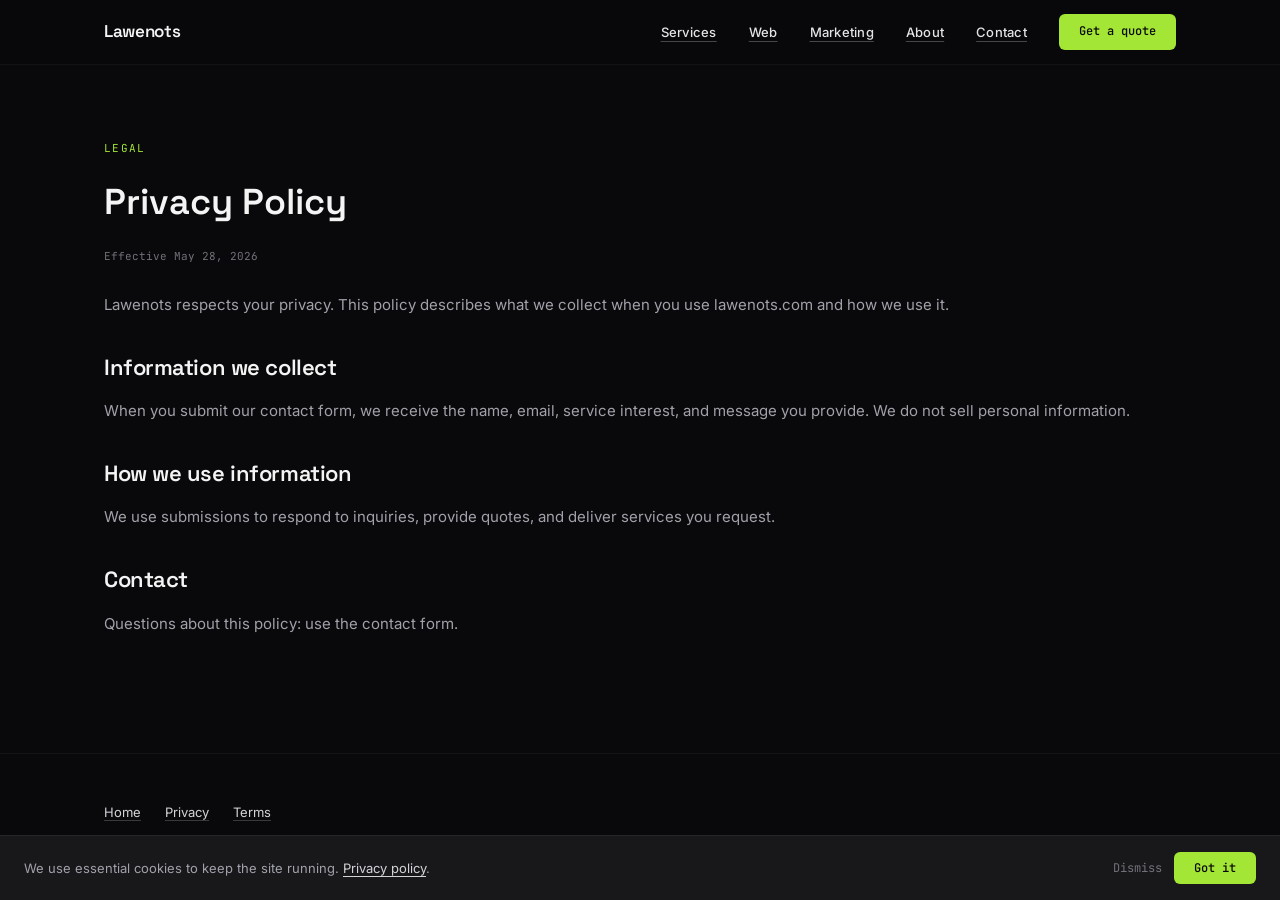
<file: privacy/index.html>
<!DOCTYPE html>
<html lang="en">
<head>
  <meta charset="UTF-8">
  <meta name="viewport" content="width=device-width, initial-scale=1.0">
  <title>Privacy Policy — Lawenots</title>
  <meta name="description" content="How Lawenots collects, uses, and protects information submitted through this website.">
  <link rel="canonical" href="https://www.lawenots.com/privacy">
  <link rel="icon" type="image/svg+xml" href="/favicon.svg">
  <link rel="preconnect" href="https://fonts.googleapis.com">
  <link rel="preconnect" href="https://fonts.gstatic.com" crossorigin>
  <link rel="preload" as="style" href="https://fonts.googleapis.com/css2?family=Inter:wght@400;500;600&amp;family=JetBrains+Mono:wght@400;500&amp;family=Space+Grotesk:wght@500;600;700&amp;display=swap" crossorigin>
  <link href="https://fonts.googleapis.com/css2?family=Inter:wght@400;500;600&amp;family=JetBrains+Mono:wght@400;500&amp;family=Space+Grotesk:wght@500;600;700&amp;display=swap" rel="stylesheet">
  <link rel="stylesheet" href="/styles.css">
</head>
<body>
  <a href="#main-content" class="skip-link">Skip to content</a>
  <nav aria-label="Main navigation">
    <div class="container">
      <a href="/" class="nav-brand">
        <span class="nav-brand-text">Lawenots</span>
      </a>
      <div class="nav-links" id="navLinks">
        <a href="/services">Services</a>
        <a href="/web">Web</a>
        <a href="/marketing">Marketing</a>
        <a href="/about">About</a>
        <a href="/contact">Contact</a>
        <a href="/contact" class="nav-cta">Get a quote</a>
      </div>
      <button class="mobile-toggle" id="mobileToggle" aria-label="Open menu" aria-expanded="false" aria-controls="navLinks">
        <svg fill="none" stroke="currentColor" viewBox="0 0 24 24" aria-hidden="true"><path stroke-linecap="round" stroke-linejoin="round" stroke-width="2" d="M4 6h16M4 12h16M4 18h16"/></svg>
      </button>
    </div>
  </nav>
  <main id="main-content" class="section section-page-first">
    <div class="container prose-legal">
      <div class="section-tag">Legal</div>
      <h1>Privacy Policy</h1>
      <p class="meta"><time datetime="2026-05-28">Effective May 28, 2026</time></p>
      <p>Lawenots respects your privacy. This policy describes what we collect when you use lawenots.com and how we use it.</p>
      <h2>Information we collect</h2>
      <p>When you submit our contact form, we receive the name, email, service interest, and message you provide. We do not sell personal information.</p>
      <h2>How we use information</h2>
      <p>We use submissions to respond to inquiries, provide quotes, and deliver services you request.</p>
      <h2>Contact</h2>
      <p>Questions about this policy: use the <a href="/contact">contact form</a>.</p>
    </div>
  </main>
  <footer>
    <div class="container">
      <div class="footer-links">
        <a href="/">Home</a>
        <a href="/privacy">Privacy</a>
        <a href="/terms">Terms</a>
      </div>
    </div>
  </footer>
  <script defer src="/script.js"></script>
</body>
</html>
</file>
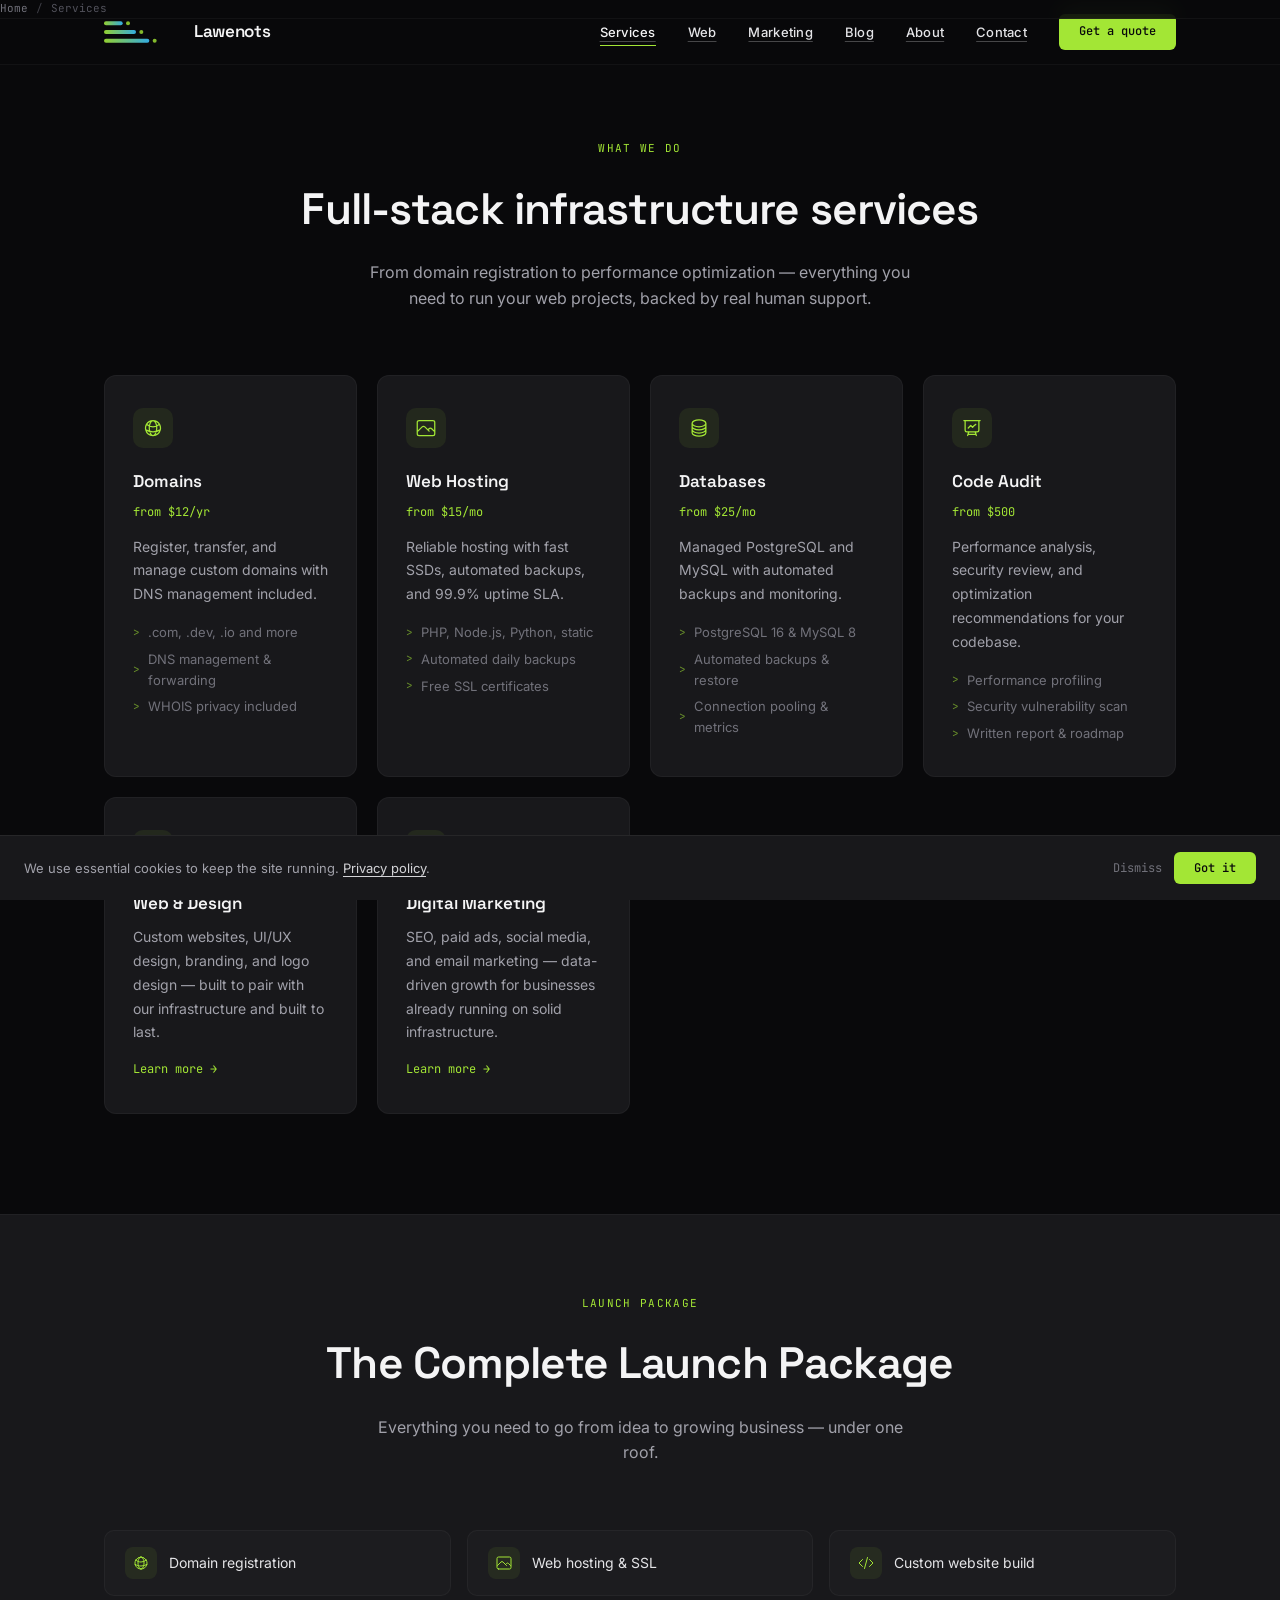
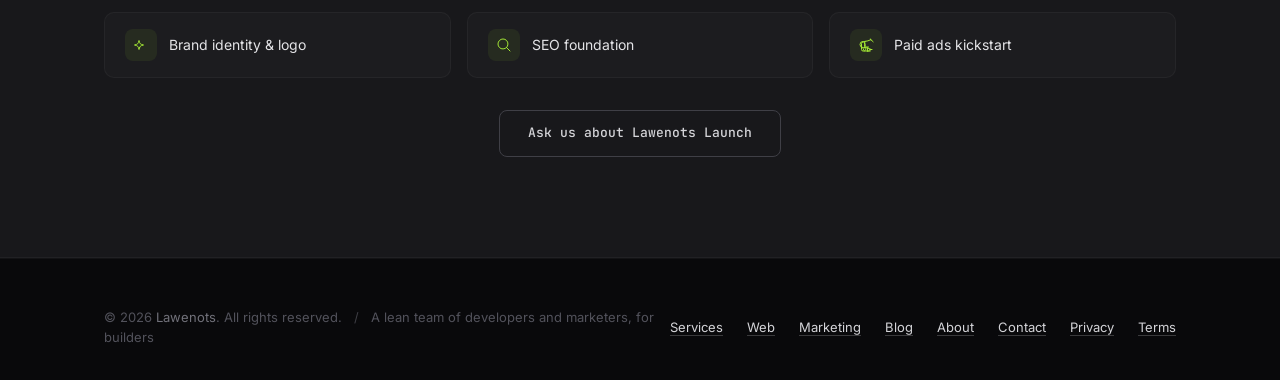
<file: services/index.html>
<!DOCTYPE html>
<html lang="en">
<head>
  <meta charset="UTF-8">
  <meta name="viewport" content="width=device-width, initial-scale=1.0">
  <title>Services — Lawenots</title>
  <meta name="description" content="Domain registration, web hosting, managed databases, code audit, and the complete launch package.">
  <link rel="canonical" href="https://www.lawenots.com/services">
  <link rel="icon" type="image/svg+xml" href="../favicon.svg">
  <link rel="preconnect" href="https://fonts.googleapis.com">
  <link rel="preconnect" href="https://fonts.gstatic.com" crossorigin>
  <link rel="preload" as="style" href="https://fonts.googleapis.com/css2?family=Inter:wght@300;400;500;600&family=JetBrains+Mono:wght@400;500&family=Space+Grotesk:wght@400;500;600;700&display=swap" crossorigin>
  <link href="https://fonts.googleapis.com/css2?family=Inter:wght@300;400;500;600&family=JetBrains+Mono:wght@400;500&family=Space+Grotesk:wght@400;500;600;700&display=swap" rel="stylesheet">
  <link rel="stylesheet" href="../styles.css">
  <script type="application/ld+json">
  {
    "@context": "https://schema.org",
    "@type": "BreadcrumbList",
    "itemListElement": [
      {"@type": "ListItem", "position": 1, "name": "Home", "item": "https://www.lawenots.com/"},
      {"@type": "ListItem", "position": 2, "name": "Services", "item": "https://www.lawenots.com/services"}
    ]
  }
  </script>
</head>
<body>
  <a href="#main-content" class="skip-link" style="position: absolute; top: -100%; left: 8px; padding: 8px 16px; background: var(--accent-lime); color: var(--surface-950); font-family: var(--font-mono); font-size: 12px; border-radius: 0 0 6px 6px; z-index: 200; transition: top 0.2s;">Skip to content</a>

  <nav>
    <div class="container">
      <a href="/" style="display: flex; align-items: center; gap: 10px;">
        <svg xmlns="http://www.w3.org/2000/svg" viewBox="0 0 120 40" width="80" height="28">
          <defs>
            <linearGradient id="nlg" x1="0" y1="0" x2="1" y2="0">
              <stop offset="0%" stop-color="#A3E635"/>
              <stop offset="100%" stop-color="#38BDF8"/>
            </linearGradient>
          </defs>
          <rect x="0" y="4" width="28" height="6" rx="3" fill="url(#nlg)" opacity="0.9"/>
          <circle cx="36" cy="7" r="3" fill="#A3E635" opacity="0.8"/>
          <rect x="0" y="17" width="48" height="6" rx="3" fill="url(#nlg)" opacity="0.9"/>
          <circle cx="56" cy="20" r="3" fill="#A3E635" opacity="0.8"/>
          <rect x="0" y="30" width="68" height="6" rx="3" fill="url(#nlg)" opacity="0.9"/>
          <circle cx="76" cy="33" r="3" fill="#A3E635" opacity="0.8"/>
        </svg>
        <span style="font-family: var(--font-display); font-size: 17px; font-weight: 600; letter-spacing: -0.02em; color: var(--surface-100);">Lawenots</span>
      </a>

      <div class="nav-links" id="navLinks">
        <a href="/services" class="nav-active">Services</a>
        <a href="/web">Web</a>
        <a href="/marketing">Marketing</a>
        <a href="/blog">Blog</a>
        <a href="/about">About</a>
        <a href="/contact">Contact</a>
        <a href="/contact" class="nav-cta">Get a quote</a>
      </div>

      <button class="mobile-toggle" id="mobileToggle" aria-label="Menu">
        <svg fill="none" stroke="currentColor" viewBox="0 0 24 24">
          <path stroke-linecap="round" stroke-linejoin="round" stroke-width="2" d="M4 6h16M4 12h16M4 18h16"/>
        </svg>
      </button>
    </div>
  </nav>

  <main id="main-content">
  <section class="section section-page-first" id="services">
    <div class="container">
      <nav aria-label="Breadcrumb" class="breadcrumb">
        <a href="/">Home</a>
        <span class="breadcrumb-sep" aria-hidden="true">/</span>
        <span aria-current="page">Services</span>
      </nav>
      <div class="section-header">
        <div class="section-tag">What we do</div>
        <h2>Full-stack infrastructure services</h2>
        <p class="section-subtitle">
          From domain registration to performance optimization — everything you need
          to run your web projects, backed by real human support.
        </p>
      </div>

      <div class="services-grid">
        <div class="service-card animate-slide-up delay-1">
          <div class="icon">
            <svg fill="none" stroke="currentColor" viewBox="0 0 24 24" stroke-width="1.5">
              <path stroke-linecap="round" stroke-linejoin="round" d="M12 21a9.004 9.004 0 008.716-6.747M12 21a9.004 9.004 0 01-8.716-6.747M12 21c2.485 0 4.5-4.03 4.5-9S14.485 3 12 3m0 18c-2.485 0-4.5-4.03-4.5-9S9.515 3 12 3m0 0a8.997 8.997 0 017.843 4.582M12 3a8.997 8.997 0 00-7.843 4.582m15.686 0A11.953 11.953 0 0112 10.5c-2.998 0-5.74-1.1-7.843-2.918m15.686 0A8.959 8.959 0 0121 12c0 .778-.099 1.533-.284 2.253m0 0A17.919 17.919 0 0112 16.5c-3.162 0-6.133-.815-8.716-2.247m0 0A9.015 9.015 0 013 12c0-1.605.42-3.113 1.157-4.418"/>
            </svg>
          </div>
          <h3>Domains</h3>
          <div class="price">from $12/yr</div>
          <p>Register, transfer, and manage custom domains with DNS management included.</p>
          <div class="bullet-list">
            <span>.com, .dev, .io and more</span>
            <span>DNS management &amp; forwarding</span>
            <span>WHOIS privacy included</span>
          </div>
        </div>

        <div class="service-card animate-slide-up delay-2">
          <div class="icon">
            <svg fill="none" stroke="currentColor" viewBox="0 0 24 24" stroke-width="1.5">
              <path stroke-linecap="round" stroke-linejoin="round" d="M2.25 15.75l5.159-5.159a2.25 2.25 0 013.182 0l5.159 5.159m-1.5-1.5l1.409-1.409a2.25 2.25 0 013.182 0l2.909 2.909M3.75 21h16.5A2.25 2.25 0 0022.5 18.75V5.25A2.25 2.25 0 0020.25 3H3.75A2.25 2.25 0 001.5 5.25v13.5A2.25 2.25 0 003.75 21z"/>
            </svg>
          </div>
          <h3>Web Hosting</h3>
          <div class="price">from $15/mo</div>
          <p>Reliable hosting with fast SSDs, automated backups, and 99.9% uptime SLA.</p>
          <div class="bullet-list">
            <span>PHP, Node.js, Python, static</span>
            <span>Automated daily backups</span>
            <span>Free SSL certificates</span>
          </div>
        </div>

        <div class="service-card animate-slide-up delay-3">
          <div class="icon">
            <svg fill="none" stroke="currentColor" viewBox="0 0 24 24" stroke-width="1.5">
              <path stroke-linecap="round" stroke-linejoin="round" d="M20.25 6.375c0 2.278-3.694 4.125-8.25 4.125S3.75 8.653 3.75 6.375m16.5 0c0-2.278-3.694-4.125-8.25-4.125S3.75 4.097 3.75 6.375m16.5 0v11.25c0 2.278-3.694 4.125-8.25 4.125s-8.25-1.847-8.25-4.125V6.375m16.5 0v3.75m-16.5-3.75v3.75m16.5 0v3.75C20.25 16.153 16.556 18 12 18s-8.25-1.847-8.25-4.125v-3.75m16.5 0c0 2.278-3.694 4.125-8.25 4.125s-8.25-1.847-8.25-4.125"/>
            </svg>
          </div>
          <h3>Databases</h3>
          <div class="price">from $25/mo</div>
          <p>Managed PostgreSQL and MySQL with automated backups and monitoring.</p>
          <div class="bullet-list">
            <span>PostgreSQL 16 &amp; MySQL 8</span>
            <span>Automated backups &amp; restore</span>
            <span>Connection pooling &amp; metrics</span>
          </div>
        </div>

        <div class="service-card animate-slide-up delay-4">
          <div class="icon">
            <svg fill="none" stroke="currentColor" viewBox="0 0 24 24" stroke-width="1.5">
              <path stroke-linecap="round" stroke-linejoin="round" d="M3.75 3v11.25A2.25 2.25 0 006 16.5h2.25M3.75 3h-1.5m1.5 0h16.5m0 0h1.5m-1.5 0v11.25A2.25 2.25 0 0118 16.5h-2.25m-7.5 0h7.5m-7.5 0l-1 3m8.5-3l1 3m0 0l.5 1.5m-.5-1.5h-9.5m0 0l-.5 1.5m.75-9l3-3 2.148 2.148A12.061 12.061 0 0116.5 7.605"/>
            </svg>
          </div>
          <h3>Code Audit</h3>
          <div class="price">from $500</div>
          <p>Performance analysis, security review, and optimization recommendations for your codebase.</p>
          <div class="bullet-list">
            <span>Performance profiling</span>
            <span>Security vulnerability scan</span>
            <span>Written report &amp; roadmap</span>
          </div>
        </div>

        <a href="/web" class="service-card animate-slide-up delay-4">
          <div class="icon">
            <svg fill="none" stroke="currentColor" viewBox="0 0 24 24" stroke-width="1.5">
              <path stroke-linecap="round" stroke-linejoin="round" d="M17.25 6.75L22.5 12l-5.25 5.25m-10.5 0L1.5 12l5.25-5.25m7.5-3l-4.5 16.5"/>
            </svg>
          </div>
          <h3>Web &amp; Design</h3>
          <p>Custom websites, UI/UX design, branding, and logo design — built to pair with our infrastructure and built to last.</p>
          <span class="card-cta">Learn more →</span>
        </a>

        <a href="/marketing" class="service-card animate-slide-up delay-4">
          <div class="icon">
            <svg fill="none" stroke="currentColor" viewBox="0 0 24 24" stroke-width="1.5">
              <path stroke-linecap="round" stroke-linejoin="round" d="M3 13.125C3 12.504 3.504 12 4.125 12h2.25c.621 0 1.125.504 1.125 1.125v6.75C7.5 20.496 6.996 21 6.375 21h-2.25A1.125 1.125 0 013 19.875v-6.75zM9.75 8.625c0-.621.504-1.125 1.125-1.125h2.25c.621 0 1.125.504 1.125 1.125v11.25c0 .621-.504 1.125-1.125 1.125h-2.25a1.125 1.125 0 01-1.125-1.125V8.625zM16.5 4.125c0-.621.504-1.125 1.125-1.125h2.25C20.496 3 21 3.504 21 4.125v15.75c0 .621-.504 1.125-1.125 1.125h-2.25a1.125 1.125 0 01-1.125-1.125V4.125z"/>
            </svg>
          </div>
          <h3>Digital Marketing</h3>
          <p>SEO, paid ads, social media, and email marketing — data-driven growth for businesses already running on solid infrastructure.</p>
          <span class="card-cta">Learn more →</span>
        </a>
      </div>
    </div>
  </section>

  <section class="section launch-bundle">
    <div class="container">
      <div class="section-header">
        <div class="section-tag">Launch package</div>
        <h2>The Complete Launch Package</h2>
        <p class="section-subtitle">
          Everything you need to go from idea to growing business —
          under one roof.
        </p>
      </div>

      <div class="bundle-grid">
          <div class="bundle-item">
            <div class="icon">
              <svg fill="none" stroke="currentColor" viewBox="0 0 24 24" stroke-width="1.5">
                <path stroke-linecap="round" stroke-linejoin="round" d="M12 21a9.004 9.004 0 008.716-6.747M12 21a9.004 9.004 0 01-8.716-6.747M12 21c2.485 0 4.5-4.03 4.5-9S14.485 3 12 3m0 18c-2.485 0-4.5-4.03-4.5-9S9.515 3 12 3m0 0a8.997 8.997 0 017.843 4.582M12 3a8.997 8.997 0 00-7.843 4.582m15.686 0A11.953 11.953 0 0112 10.5c-2.998 0-5.74-1.1-7.843-2.918m15.686 0A8.959 8.959 0 0121 12c0 .778-.099 1.533-.284 2.253m0 0A17.919 17.919 0 0112 16.5c-3.162 0-6.133-.815-8.716-2.247m0 0A9.015 9.015 0 013 12c0-1.605.42-3.113 1.157-4.418"/>
              </svg>
            </div>
            <span>Domain registration</span>
          </div>
          <div class="bundle-item">
            <div class="icon">
              <svg fill="none" stroke="currentColor" viewBox="0 0 24 24" stroke-width="1.5">
                <path stroke-linecap="round" stroke-linejoin="round" d="M2.25 15.75l5.159-5.159a2.25 2.25 0 013.182 0l5.159 5.159m-1.5-1.5l1.409-1.409a2.25 2.25 0 013.182 0l2.909 2.909M3.75 21h16.5A2.25 2.25 0 0022.5 18.75V5.25A2.25 2.25 0 0020.25 3H3.75A2.25 2.25 0 001.5 5.25v13.5A2.25 2.25 0 003.75 21z"/>
              </svg>
            </div>
            <span>Web hosting &amp; SSL</span>
          </div>
          <div class="bundle-item">
            <div class="icon">
              <svg fill="none" stroke="currentColor" viewBox="0 0 24 24" stroke-width="1.5">
                <path stroke-linecap="round" stroke-linejoin="round" d="M17.25 6.75L22.5 12l-5.25 5.25m-10.5 0L1.5 12l5.25-5.25m7.5-3l-4.5 16.5"/>
              </svg>
            </div>
            <span>Custom website build</span>
          </div>
          <div class="bundle-item">
            <div class="icon">
              <svg fill="none" stroke="currentColor" viewBox="0 0 24 24" stroke-width="1.5">
                <path stroke-linecap="round" stroke-linejoin="round" d="M9.813 15.904L9 18.75l-.813-2.846a4.5 4.5 0 00-3.09-3.09L2.25 12l2.846-.813a4.5 4.5 0 003.09-3.09L9 5.25l.813 2.846a4.5 4.5 0 003.09 3.09L15.75 12l-2.846.813a4.5 4.5 0 00-3.09 3.09z"/>
              </svg>
            </div>
            <span>Brand identity &amp; logo</span>
          </div>
          <div class="bundle-item">
            <div class="icon">
              <svg fill="none" stroke="currentColor" viewBox="0 0 24 24" stroke-width="1.5">
                <path stroke-linecap="round" stroke-linejoin="round" d="M21 21l-5.197-5.197m0 0A7.5 7.5 0 105.196 5.196a7.5 7.5 0 0010.607 10.607z"/>
              </svg>
            </div>
            <span>SEO foundation</span>
          </div>
          <div class="bundle-item">
            <div class="icon">
              <svg fill="none" stroke="currentColor" viewBox="0 0 24 24" stroke-width="1.5">
                <path stroke-linecap="round" stroke-linejoin="round" d="M10.34 15.84c-.688-.06-1.386-.09-2.09-.09H7.5a4.5 4.5 0 110-9h.75c.704 0 1.402-.03 2.09-.09m0 9.18c.253.962.584 1.892.985 2.783.247.55.06 1.21-.463 1.511l-.657.38c-.551.318-1.24.117-1.527-.461a20.845 20.845 0 01-1.44-4.282m3.102.069a18.45 18.45 0 01-.59-4.59c0-1.586.205-3.124.59-4.59m0 9.18a23.848 23.848 0 018.835 2.535M10.34 6.66a23.116 23.116 0 008.835-2.535m0 0A23.74 23.74 0 0018.795 3m.38 1.125a23.116 23.116 0 013.582 2.985M15.75 21H7.5a2.25 2.25 0 01-2.25-2.25v-9a2.25 2.25 0 012.25-2.25h1.372c.516 0 .966.351 1.091.852l1.106 4.423c.11.44-.002.902-.27 1.22a16.975 16.975 0 00-1.144 2.059m4.5 0V21m0 0h3.75m-3.75 0v-2.25m3.75 2.25v-2.25m0 0H21m-9-3.75h3.75"/>
              </svg>
            </div>
            <span>Paid ads kickstart</span>
          </div>
      </div>

      <p class="launch-cta">
        <a href="/contact" class="btn-secondary">Ask us about Lawenots Launch</a>
      </p>
    </div>
  </section>
  </main>

  <footer>
    <div class="container">
      <div class="legal">
        &copy; 2026 <a href="/">Lawenots</a>. All rights reserved.
        <span style="margin: 0 8px; color: var(--surface-700);">/</span>
        A lean team of developers and marketers, for builders
      </div>
      <div class="footer-links">
        <a href="/services">Services</a>
        <a href="/web">Web</a>
        <a href="/marketing">Marketing</a>
        <a href="/blog">Blog</a>
        <a href="/about">About</a>
        <a href="/contact">Contact</a>
        <a href="/privacy">Privacy</a>
        <a href="/terms">Terms</a>
      </div>
    </div>
  </footer>

  <script defer src="../script.js"></script>
</body>
</html>
</file>
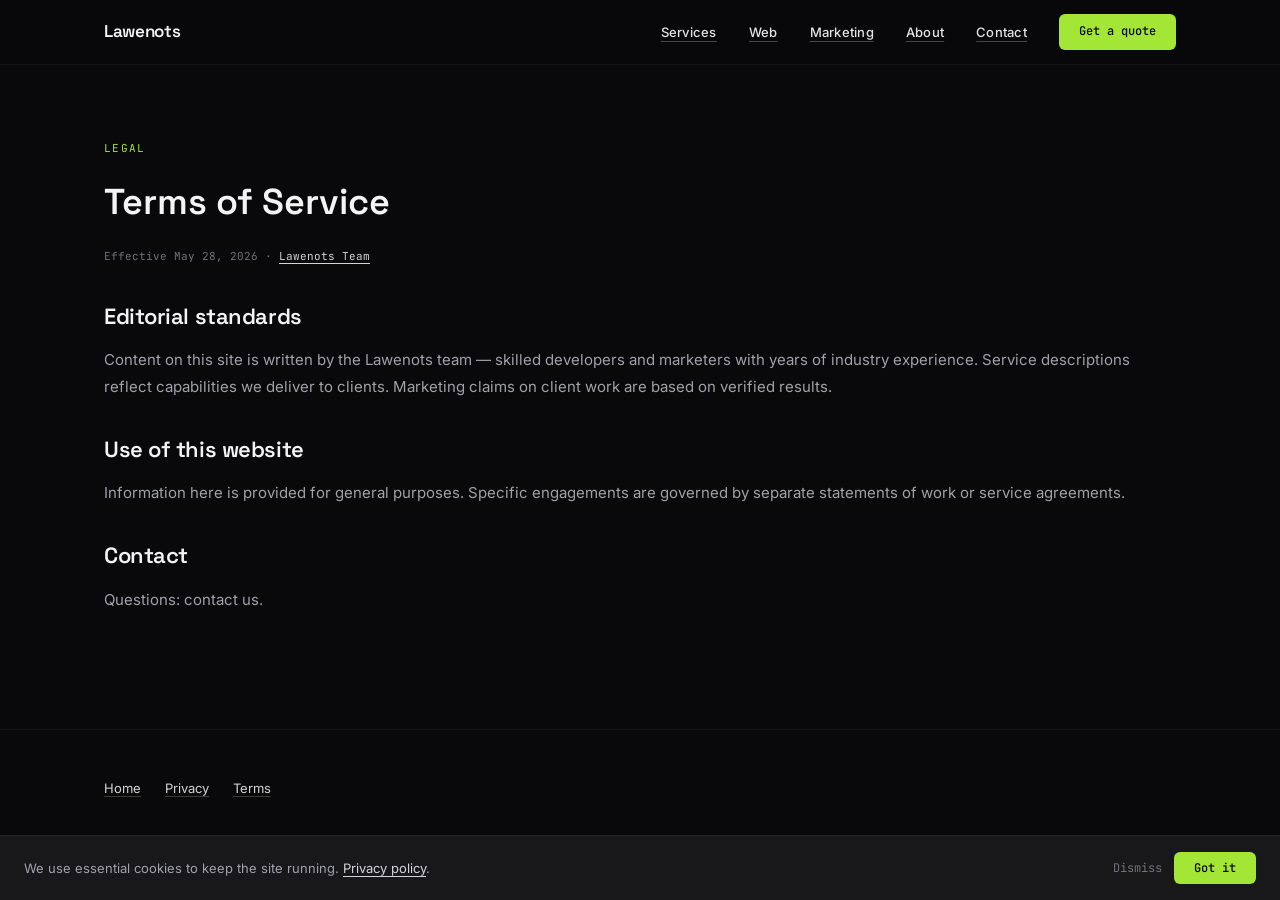
<file: terms/index.html>
<!DOCTYPE html>
<html lang="en">
<head>
  <meta charset="UTF-8">
  <meta name="viewport" content="width=device-width, initial-scale=1.0">
  <title>Terms of Service — Lawenots</title>
  <meta name="description" content="Terms of service and editorial standards for Lawenots website content and client engagements.">
  <link rel="canonical" href="https://www.lawenots.com/terms">
  <link rel="icon" type="image/svg+xml" href="/favicon.svg">
  <link rel="preconnect" href="https://fonts.googleapis.com">
  <link rel="preconnect" href="https://fonts.gstatic.com" crossorigin>
  <link rel="preload" as="style" href="https://fonts.googleapis.com/css2?family=Inter:wght@400;500;600&amp;family=JetBrains+Mono:wght@400;500&amp;family=Space+Grotesk:wght@500;600;700&amp;display=swap" crossorigin>
  <link href="https://fonts.googleapis.com/css2?family=Inter:wght@400;500;600&amp;family=JetBrains+Mono:wght@400;500&amp;family=Space+Grotesk:wght@500;600;700&amp;display=swap" rel="stylesheet">
  <link rel="stylesheet" href="/styles.css">
</head>
<body>
  <a href="#main-content" class="skip-link">Skip to content</a>
  <nav aria-label="Main navigation">
    <div class="container">
      <a href="/" class="nav-brand">
        <span class="nav-brand-text">Lawenots</span>
      </a>
      <div class="nav-links" id="navLinks">
        <a href="/services">Services</a>
        <a href="/web">Web</a>
        <a href="/marketing">Marketing</a>
        <a href="/about">About</a>
        <a href="/contact">Contact</a>
        <a href="/contact" class="nav-cta">Get a quote</a>
      </div>
      <button class="mobile-toggle" id="mobileToggle" aria-label="Open menu" aria-expanded="false" aria-controls="navLinks">
        <svg fill="none" stroke="currentColor" viewBox="0 0 24 24" aria-hidden="true"><path stroke-linecap="round" stroke-linejoin="round" stroke-width="2" d="M4 6h16M4 12h16M4 18h16"/></svg>
      </button>
    </div>
  </nav>
  <main id="main-content" class="section section-page-first">
    <div class="container prose-legal">
      <div class="section-tag">Legal</div>
      <h1>Terms of Service</h1>
      <p class="meta"><time datetime="2026-05-28">Effective May 28, 2026</time> · <a href="/about">Lawenots Team</a></p>
      <h2>Editorial standards</h2>
      <p>Content on this site is written by the Lawenots team — skilled developers and marketers with years of industry experience. Service descriptions reflect capabilities we deliver to clients. Marketing claims on client work are based on verified results.</p>
      <h2>Use of this website</h2>
      <p>Information here is provided for general purposes. Specific engagements are governed by separate statements of work or service agreements.</p>
      <h2>Contact</h2>
      <p>Questions: <a href="/contact">contact us</a>.</p>
    </div>
  </main>
  <footer>
    <div class="container">
      <div class="footer-links">
        <a href="/">Home</a>
        <a href="/privacy">Privacy</a>
        <a href="/terms">Terms</a>
      </div>
    </div>
  </footer>
  <script defer src="/script.js"></script>
</body>
</html>
</file>
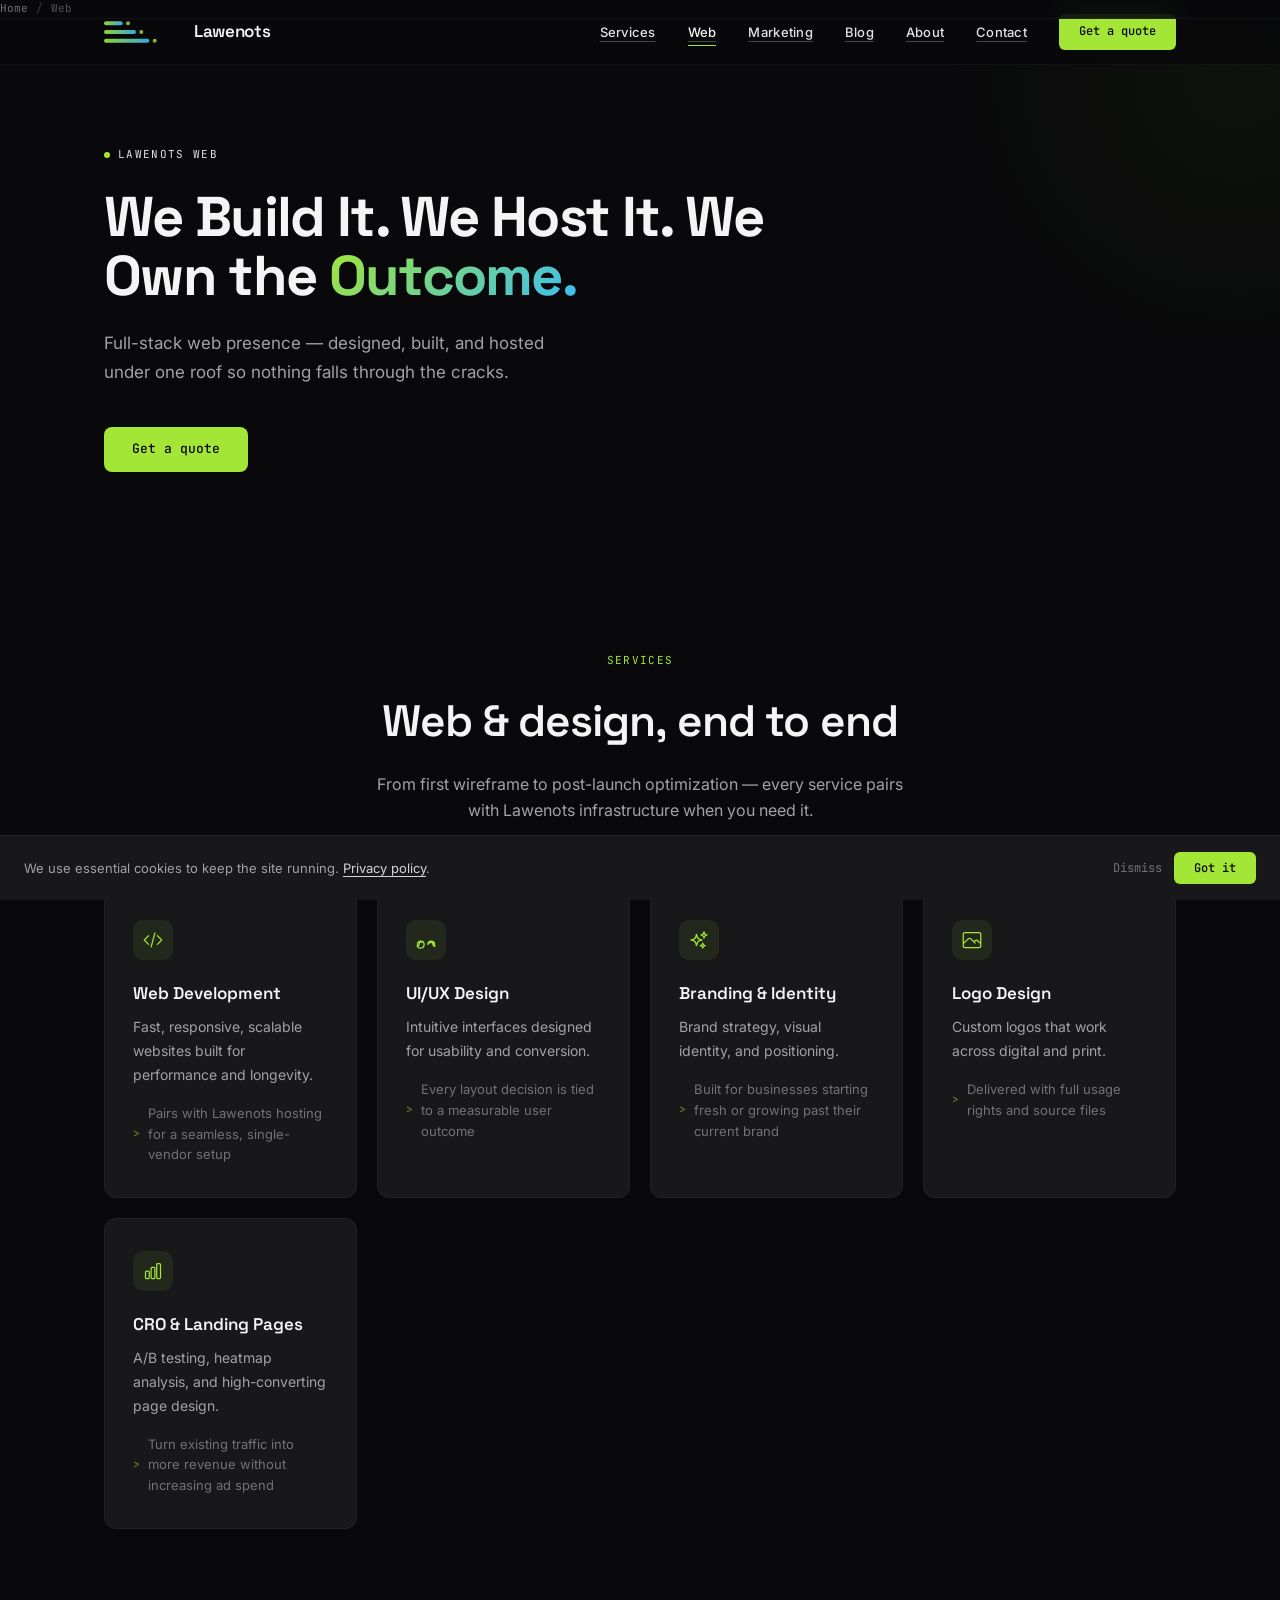
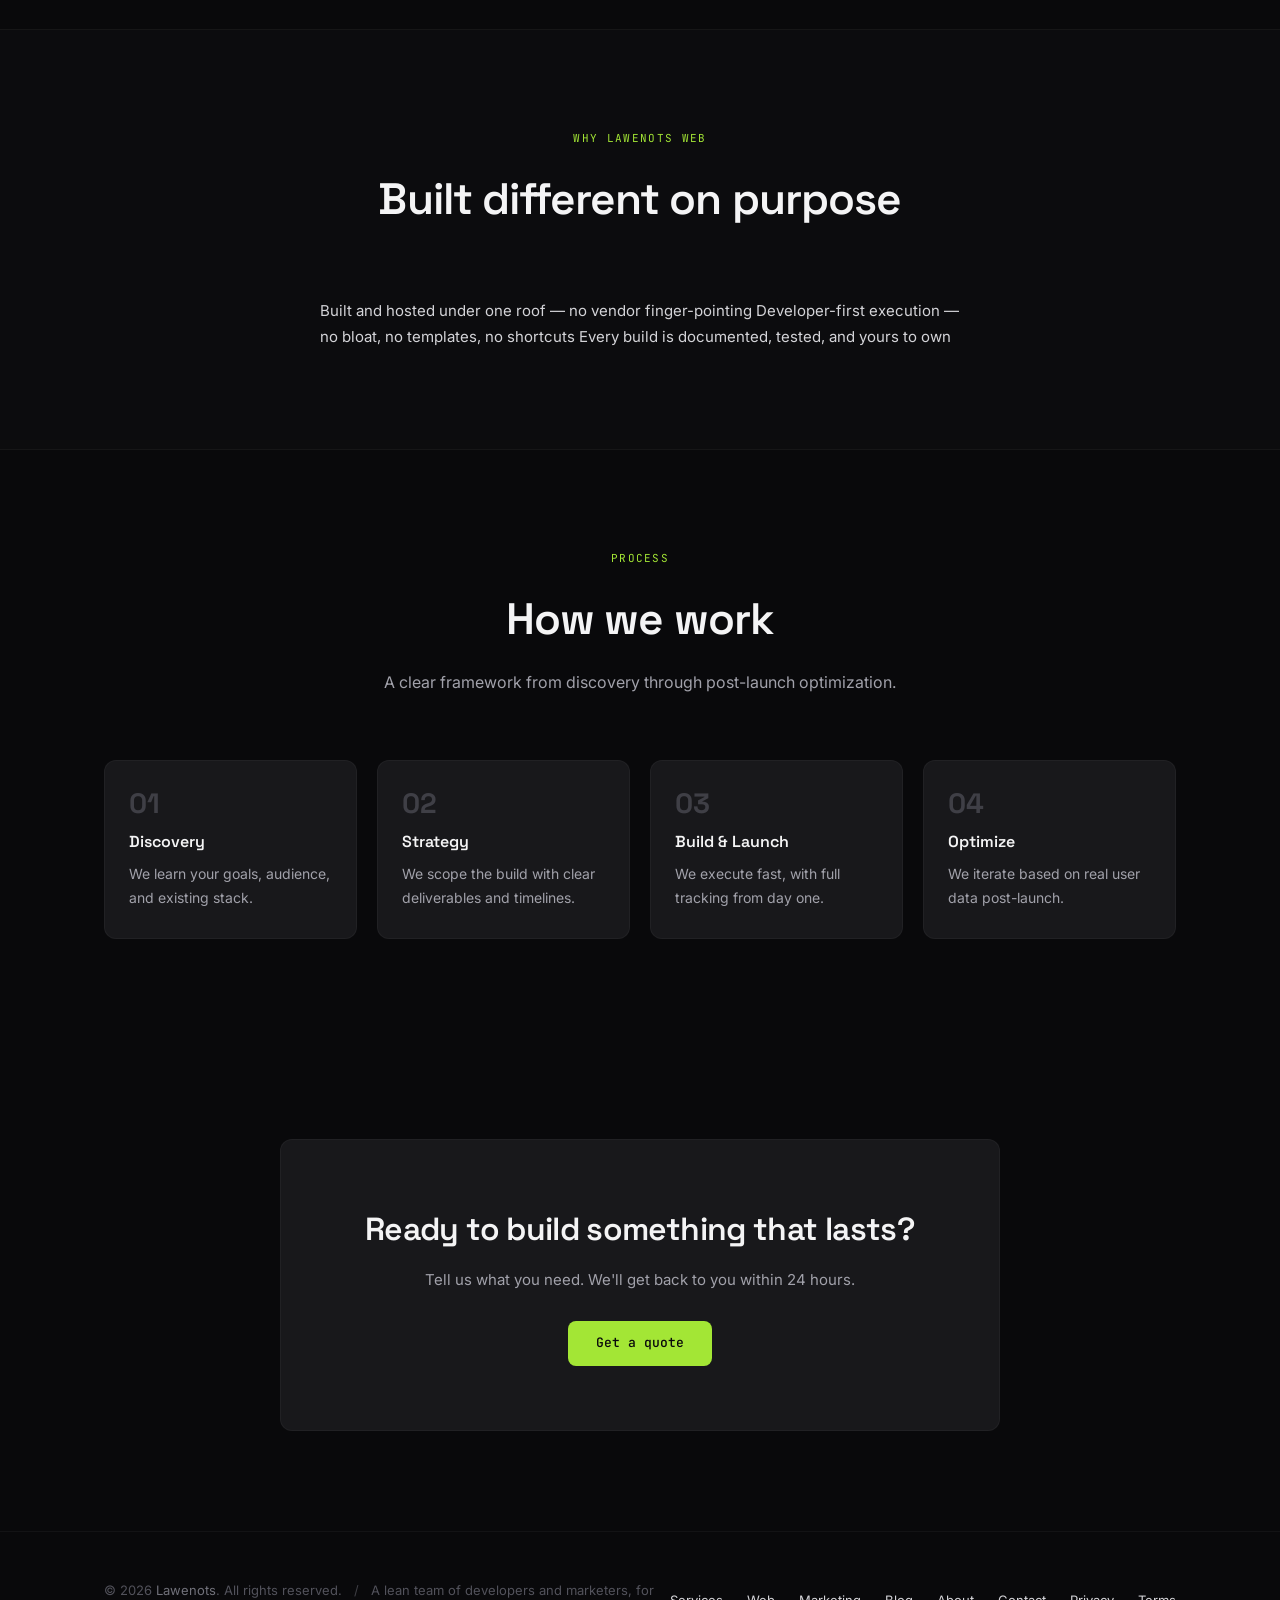
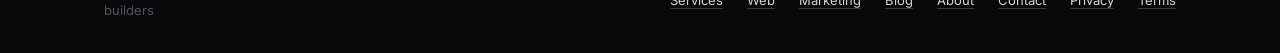
<file: web/index.html>
<!DOCTYPE html>
<html lang="en">
<head>
  <meta charset="UTF-8">
  <meta name="viewport" content="width=device-width, initial-scale=1.0">
  <title>Lawenots Web — Design, build, and host under one roof</title>
  <meta name="description" content="Full-stack web presence — web development, UI/UX, branding, logo design, and CRO. Built and hosted by Lawenots.">
  <link rel="canonical" href="https://www.lawenots.com/web">
  <link rel="icon" type="image/svg+xml" href="../favicon.svg">
  <meta property="og:title" content="Lawenots Web — Design, build, and host under one roof">
  <meta property="og:description" content="Full-stack web presence — designed, built, and hosted under one roof so nothing falls through the cracks.">
  <meta property="og:url" content="https://www.lawenots.com/web">
  <meta property="og:type" content="website">
  <meta property="og:image" content="https://www.lawenots.com/og-image.jpg">
  <meta property="og:image:width" content="1200">
  <meta property="og:image:height" content="630">
  <link rel="preconnect" href="https://fonts.googleapis.com">
  <link rel="preconnect" href="https://fonts.gstatic.com" crossorigin>
  <link href="https://fonts.googleapis.com/css2?family=Inter:wght@300;400;500;600&family=JetBrains+Mono:wght@400;500&family=Space+Grotesk:wght@400;500;600;700&display=swap" rel="stylesheet">
  <link rel="stylesheet" href="../styles.css">
  <script type="application/ld+json">
  {
    "@context": "https://schema.org",
    "@type": "BreadcrumbList",
    "itemListElement": [
      {"@type": "ListItem", "position": 1, "name": "Home", "item": "https://www.lawenots.com/"},
      {"@type": "ListItem", "position": 2, "name": "Web", "item": "https://www.lawenots.com/web"}
    ]
  }
  </script>
</head>
<body>
  <a href="#main-content" class="skip-link" style="position: absolute; top: -100%; left: 8px; padding: 8px 16px; background: var(--accent-lime); color: var(--surface-950); font-family: var(--font-mono); font-size: 12px; border-radius: 0 0 6px 6px; z-index: 200; transition: top 0.2s;">Skip to content</a>

  <nav>
    <div class="container">
      <a href="/" style="display: flex; align-items: center; gap: 10px;">
        <svg xmlns="http://www.w3.org/2000/svg" viewBox="0 0 120 40" width="80" height="28">
          <defs>
            <linearGradient id="nlg" x1="0" y1="0" x2="1" y2="0">
              <stop offset="0%" stop-color="#A3E635"/>
              <stop offset="100%" stop-color="#38BDF8"/>
            </linearGradient>
          </defs>
          <rect x="0" y="4" width="28" height="6" rx="3" fill="url(#nlg)" opacity="0.9"/>
          <circle cx="36" cy="7" r="3" fill="#A3E635" opacity="0.8"/>
          <rect x="0" y="17" width="48" height="6" rx="3" fill="url(#nlg)" opacity="0.9"/>
          <circle cx="56" cy="20" r="3" fill="#A3E635" opacity="0.8"/>
          <rect x="0" y="30" width="68" height="6" rx="3" fill="url(#nlg)" opacity="0.9"/>
          <circle cx="76" cy="33" r="3" fill="#A3E635" opacity="0.8"/>
        </svg>
        <span style="font-family: var(--font-display); font-size: 17px; font-weight: 600; letter-spacing: -0.02em; color: var(--surface-100);">Lawenots</span>
      </a>

      <div class="nav-links" id="navLinks">
        <a href="/services">Services</a>
        <a href="/web" class="nav-active">Web</a>
        <a href="/marketing">Marketing</a>
        <a href="/blog">Blog</a>
        <a href="/about">About</a>
        <a href="/contact">Contact</a>
        <a href="/contact" class="nav-cta">Get a quote</a>
      </div>

      <button class="mobile-toggle" id="mobileToggle" aria-label="Menu">
        <svg fill="none" stroke="currentColor" viewBox="0 0 24 24">
          <path stroke-linecap="round" stroke-linejoin="round" stroke-width="2" d="M4 6h16M4 12h16M4 18h16"/>
        </svg>
      </button>
    </div>
  </nav>

  <main id="main-content">
    <section class="hero page-hero">
      <div class="container">
        <nav aria-label="Breadcrumb" class="breadcrumb">
          <a href="/">Home</a>
          <span class="breadcrumb-sep" aria-hidden="true">/</span>
          <span aria-current="page">Web</span>
        </nav>
        <div class="animate-fade-in" style="max-width: 720px;">
          <div class="hero-badge">
            <span class="hero-badge-dot"></span>
            Lawenots Web
          </div>
          <h1>We Build It. We Host It. We Own the <span>Outcome.</span></h1>
          <p>
            Full-stack web presence — designed, built, and hosted under
            one roof so nothing falls through the cracks.
          </p>
          <div class="hero-buttons">
            <a href="/contact" class="btn-primary">Get a quote</a>
          </div>
        </div>
      </div>
    </section>

    <section class="section">
      <div class="container">
        <div class="section-header">
          <div class="section-tag">Services</div>
          <h2>Web &amp; design, end to end</h2>
          <p class="section-subtitle">
            From first wireframe to post-launch optimization — every service pairs
            with Lawenots infrastructure when you need it.
          </p>
        </div>

        <div class="services-grid services-grid-5">
          <div class="service-card animate-slide-up delay-1">
            <div class="icon">
              <svg fill="none" stroke="currentColor" viewBox="0 0 24 24" stroke-width="1.5">
                <path stroke-linecap="round" stroke-linejoin="round" d="M17.25 6.75L22.5 12l-5.25 5.25m-10.5 0L1.5 12l5.25-5.25m7.5-3l-4.5 16.5"/>
              </svg>
            </div>
            <h3>Web Development</h3>
            <p>Fast, responsive, scalable websites built for performance and longevity.</p>
            <div class="bullet-list">
              <span>Pairs with Lawenots hosting for a seamless, single-vendor setup</span>
            </div>
          </div>

          <div class="service-card animate-slide-up delay-2">
            <div class="icon">
              <svg fill="none" stroke="currentColor" viewBox="0 0 24 24" stroke-width="1.5">
                <path stroke-linecap="round" stroke-linejoin="round" d="M9.53 16.122a3 3 0 00-5.78 1.128 2.25 2.25 0 01-2.4 2.245 4.5 4.5 0 008.4-2.245c0-2.21-1.79-4-4-4s-4 1.79-4 4c0 .742.18 1.44.5 2.06M14.47 16.122a3 3 0 015.78 1.128 2.25 2.25 0 002.4 2.245 4.5 4.5 0 00-8.4-2.245c0-2.21 1.79-4 4-4s4 1.79 4 4c0 .742-.18 1.44-.5 2.06"/>
              </svg>
            </div>
            <h3>UI/UX Design</h3>
            <p>Intuitive interfaces designed for usability and conversion.</p>
            <div class="bullet-list">
              <span>Every layout decision is tied to a measurable user outcome</span>
            </div>
          </div>

          <div class="service-card animate-slide-up delay-3">
            <div class="icon">
              <svg fill="none" stroke="currentColor" viewBox="0 0 24 24" stroke-width="1.5">
                <path stroke-linecap="round" stroke-linejoin="round" d="M9.813 15.904L9 18.75l-.813-2.846a4.5 4.5 0 00-3.09-3.09L2.25 12l2.846-.813a4.5 4.5 0 003.09-3.09L9 5.25l.813 2.846a4.5 4.5 0 003.09 3.09L15.75 12l-2.846.813a4.5 4.5 0 00-3.09 3.09zM18.259 8.715L18 9.75l-.259-1.035a3.375 3.375 0 00-2.455-2.456L14.25 6l1.036-.259a3.375 3.375 0 002.455-2.456L18 2.25l.259 1.035a3.375 3.375 0 002.456 2.456L21.75 6l-1.035.259a3.375 3.375 0 00-2.456 2.456zM16.894 20.567L16.5 21.75l-.394-1.183a2.25 2.25 0 00-1.423-1.423L13.5 18.75l1.183-.394a2.25 2.25 0 001.423-1.423l.394-1.183.394 1.183a2.25 2.25 0 001.423 1.423l1.183.394-1.183.394a2.25 2.25 0 00-1.423 1.423z"/>
              </svg>
            </div>
            <h3>Branding &amp; Identity</h3>
            <p>Brand strategy, visual identity, and positioning.</p>
            <div class="bullet-list">
              <span>Built for businesses starting fresh or growing past their current brand</span>
            </div>
          </div>

          <div class="service-card animate-slide-up delay-4">
            <div class="icon">
              <svg fill="none" stroke="currentColor" viewBox="0 0 24 24" stroke-width="1.5">
                <path stroke-linecap="round" stroke-linejoin="round" d="M2.25 15.75l5.159-5.159a2.25 2.25 0 013.182 0l5.159 5.159m-1.5-1.5l1.409-1.409a2.25 2.25 0 013.182 0l2.909 2.909M3.75 21h16.5A2.25 2.25 0 0022.5 18.75V5.25A2.25 2.25 0 0020.25 3H3.75A2.25 2.25 0 001.5 5.25v13.5A2.25 2.25 0 003.75 21z"/>
              </svg>
            </div>
            <h3>Logo Design</h3>
            <p>Custom logos that work across digital and print.</p>
            <div class="bullet-list">
              <span>Delivered with full usage rights and source files</span>
            </div>
          </div>

          <div class="service-card animate-slide-up delay-4">
            <div class="icon">
              <svg fill="none" stroke="currentColor" viewBox="0 0 24 24" stroke-width="1.5">
                <path stroke-linecap="round" stroke-linejoin="round" d="M3 13.125C3 12.504 3.504 12 4.125 12h2.25c.621 0 1.125.504 1.125 1.125v6.75C7.5 20.496 6.996 21 6.375 21h-2.25A1.125 1.125 0 013 19.875v-6.75zM9.75 8.625c0-.621.504-1.125 1.125-1.125h2.25c.621 0 1.125.504 1.125 1.125v11.25c0 .621-.504 1.125-1.125 1.125h-2.25a1.125 1.125 0 01-1.125-1.125V8.625zM16.5 4.125c0-.621.504-1.125 1.125-1.125h2.25C20.496 3 21 3.504 21 4.125v15.75c0 .621-.504 1.125-1.125 1.125h-2.25a1.125 1.125 0 01-1.125-1.125V4.125z"/>
              </svg>
            </div>
            <h3>CRO &amp; Landing Pages</h3>
            <p>A/B testing, heatmap analysis, and high-converting page design.</p>
            <div class="bullet-list">
              <span>Turn existing traffic into more revenue without increasing ad spend</span>
            </div>
          </div>
        </div>
      </div>
    </section>

    <section class="section why-section">
      <div class="container">
        <div class="section-header">
          <div class="section-tag">Why Lawenots Web</div>
          <h2>Built different on purpose</h2>
        </div>
        <div class="why-grid">
          <div class="bullet-list">
            <span>Built and hosted under one roof — no vendor finger-pointing</span>
            <span>Developer-first execution — no bloat, no templates, no shortcuts</span>
            <span>Every build is documented, tested, and yours to own</span>
          </div>
        </div>
      </div>
    </section>

    <section class="section">
      <div class="container">
        <div class="section-header">
          <div class="section-tag">Process</div>
          <h2>How we work</h2>
          <p class="section-subtitle">
            A clear framework from discovery through post-launch optimization.
          </p>
        </div>

        <div class="process-grid">
          <div class="process-step">
            <div class="process-step-num">01</div>
            <h3>Discovery</h3>
            <p>We learn your goals, audience, and existing stack.</p>
          </div>
          <div class="process-step">
            <div class="process-step-num">02</div>
            <h3>Strategy</h3>
            <p>We scope the build with clear deliverables and timelines.</p>
          </div>
          <div class="process-step">
            <div class="process-step-num">03</div>
            <h3>Build &amp; Launch</h3>
            <p>We execute fast, with full tracking from day one.</p>
          </div>
          <div class="process-step">
            <div class="process-step-num">04</div>
            <h3>Optimize</h3>
            <p>We iterate based on real user data post-launch.</p>
          </div>
        </div>
      </div>
    </section>

    <section class="section">
      <div class="container">
        <div class="cta-block">
          <h2>Ready to build something that lasts?</h2>
          <p>Tell us what you need. We'll get back to you within 24 hours.</p>
          <a href="/contact" class="btn-primary">Get a quote</a>
        </div>
      </div>
    </section>
  </main>

  <footer>
    <div class="container">
      <div class="legal">
        &copy; 2026 <a href="/">Lawenots</a>. All rights reserved.
        <span style="margin: 0 8px; color: var(--surface-700);">/</span>
        A lean team of developers and marketers, for builders
      </div>
      <div class="footer-links">
        <a href="/services">Services</a>
        <a href="/web">Web</a>
        <a href="/marketing">Marketing</a>
        <a href="/blog">Blog</a>
        <a href="/about">About</a>
        <a href="/contact">Contact</a>
        <a href="/privacy">Privacy</a>
        <a href="/terms">Terms</a>
      </div>
    </div>
  </footer>

  <script defer src="../script.js"></script>
</body>
</html>
</file>
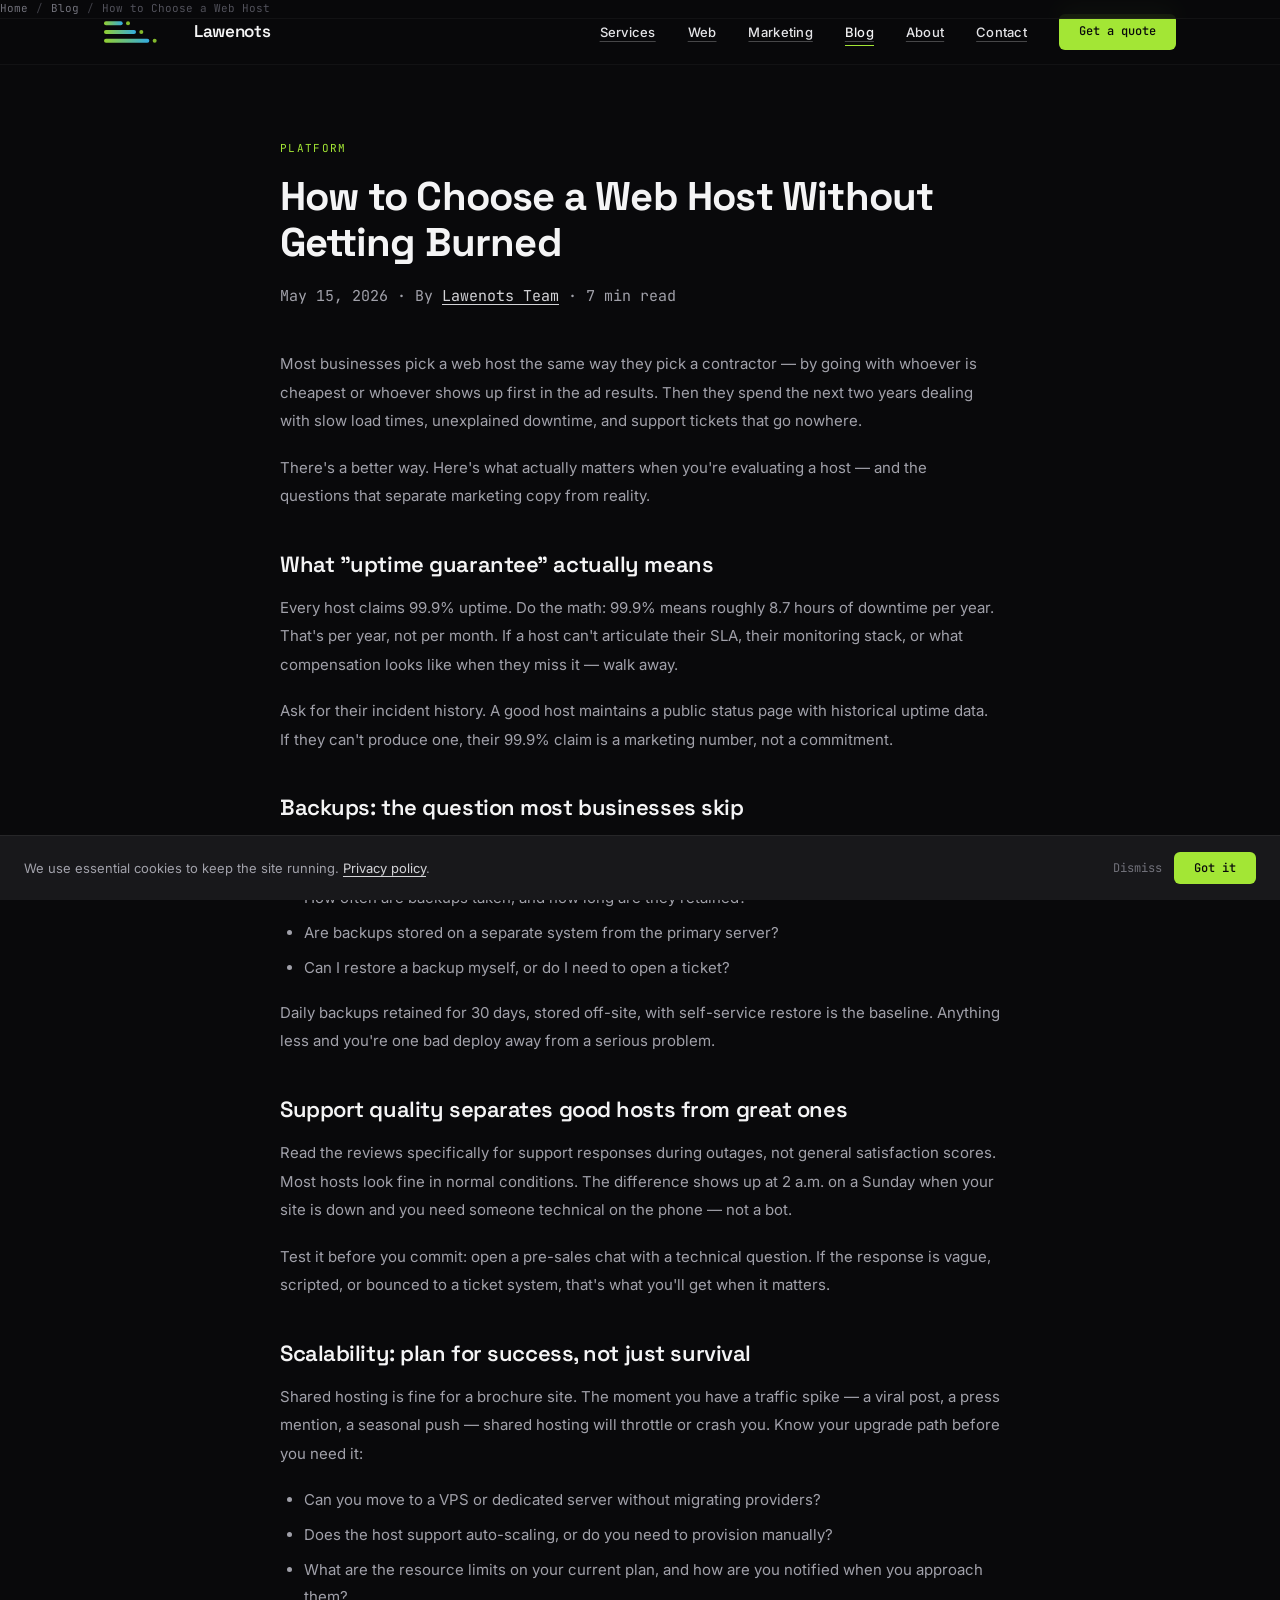
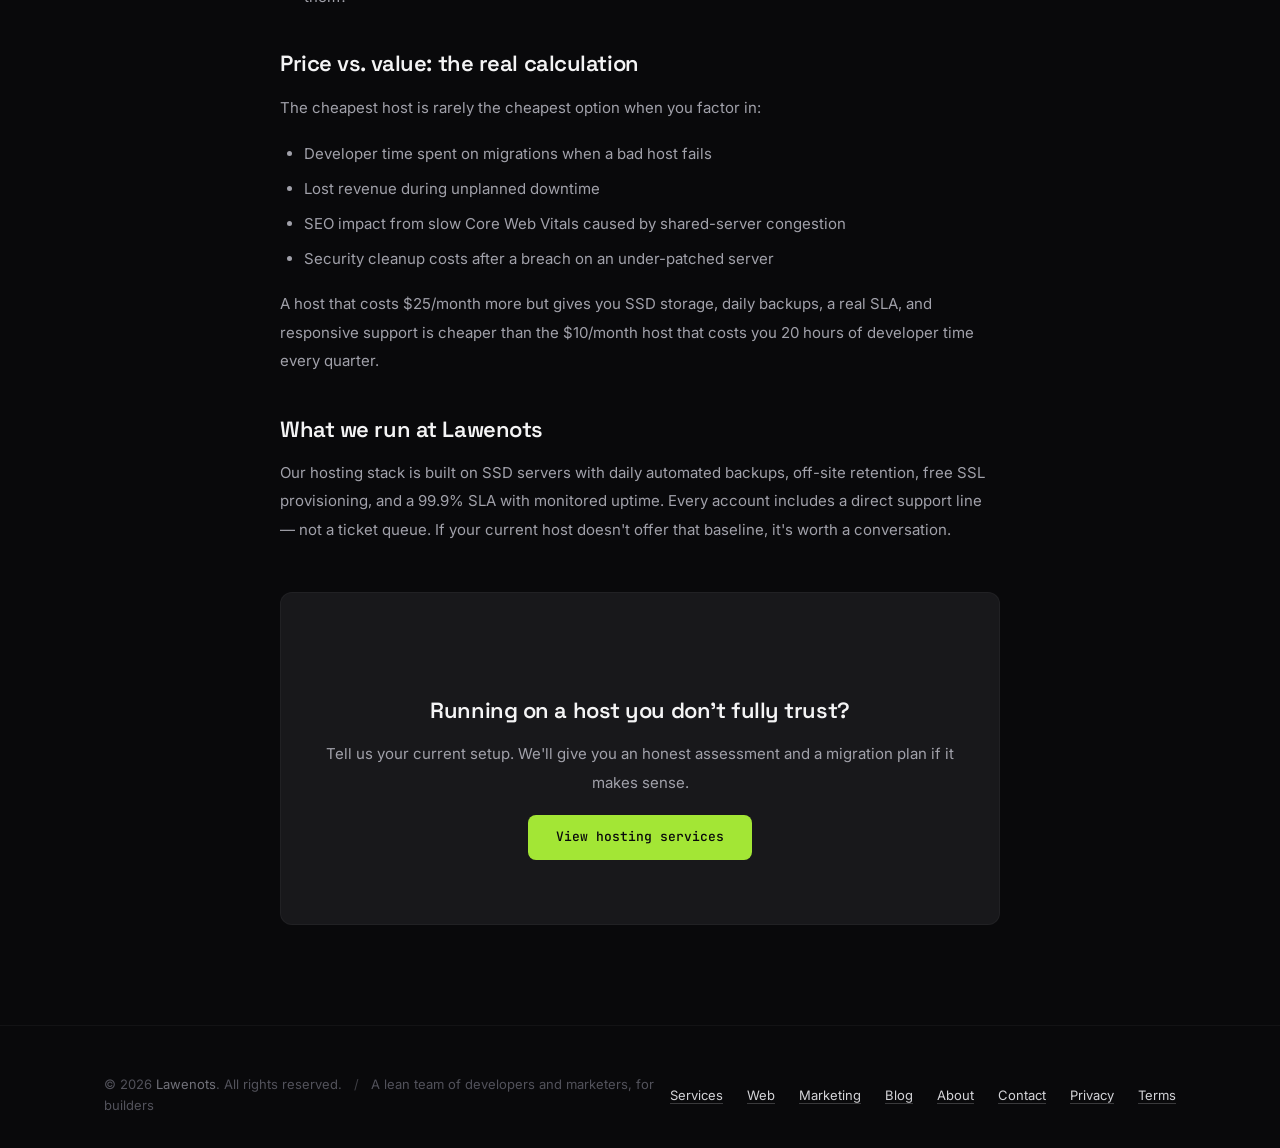
<file: blog/how-to-choose-a-web-host/index.html>
<!DOCTYPE html>
<html lang="en">
<head>
  <meta charset="UTF-8">
  <meta name="viewport" content="width=device-width, initial-scale=1.0">
  <title>How to Choose a Web Host Without Getting Burned — Lawenots Blog</title>
  <meta name="description" content="Uptime SLAs, backup policies, and support quality separate good hosts from ones you'll regret at 2 a.m. A practical guide from Lawenots.">
  <link rel="canonical" href="https://www.lawenots.com/blog/how-to-choose-a-web-host/">
  <link rel="icon" type="image/svg+xml" href="../../favicon.svg">
  <meta property="og:title" content="How to Choose a Web Host Without Getting Burned">
  <meta property="og:description" content="Uptime SLAs, backup policies, and support quality separate good hosts from ones you'll regret at 2 a.m.">
  <meta property="og:url" content="https://www.lawenots.com/blog/how-to-choose-a-web-host/">
  <meta property="og:type" content="article">
  <meta property="og:image" content="https://www.lawenots.com/og-image.jpg">
  <meta property="og:image:width" content="1200">
  <meta property="og:image:height" content="630">
  <meta property="article:published_time" content="2026-05-15">
  <meta property="article:author" content="Lawenots Team">
  <meta property="article:section" content="Platform">
  <script type="application/ld+json">
  {
    "@context": "https://schema.org",
    "@graph": [
      {
        "@type": "Article",
        "headline": "How to Choose a Web Host Without Getting Burned",
        "datePublished": "2026-05-15",
        "author": {"@type": "Organization", "name": "Lawenots"},
        "publisher": {"@type": "Organization", "name": "Lawenots", "url": "https://www.lawenots.com"},
        "url": "https://www.lawenots.com/blog/how-to-choose-a-web-host/",
        "image": "https://www.lawenots.com/og-image.jpg"
      },
      {
        "@type": "BreadcrumbList",
        "itemListElement": [
          {"@type": "ListItem", "position": 1, "name": "Home", "item": "https://www.lawenots.com/"},
          {"@type": "ListItem", "position": 2, "name": "Blog", "item": "https://www.lawenots.com/blog"},
          {"@type": "ListItem", "position": 3, "name": "How to Choose a Web Host Without Getting Burned", "item": "https://www.lawenots.com/blog/how-to-choose-a-web-host/"}
        ]
      }
    ]
  }
  </script>
  <link rel="preconnect" href="https://fonts.googleapis.com">
  <link rel="preconnect" href="https://fonts.gstatic.com" crossorigin>
  <link href="https://fonts.googleapis.com/css2?family=Inter:wght@400;500;600&family=JetBrains+Mono:wght@400;500&family=Space+Grotesk:wght@500;600;700&display=swap" rel="stylesheet">
  <link rel="stylesheet" href="../../styles.css">
</head>
<body>
  <a href="#main-content" class="skip-link" style="position:absolute;top:-100%;left:8px;padding:8px 16px;background:var(--accent-lime);color:var(--surface-950);font-family:var(--font-mono);font-size:12px;border-radius:0 0 6px 6px;z-index:200;transition:top 0.2s;">Skip to content</a>

  <nav>
    <div class="container">
      <a href="/" style="display:flex;align-items:center;gap:10px;">
        <svg xmlns="http://www.w3.org/2000/svg" viewBox="0 0 120 40" width="80" height="28" role="img" aria-label="Lawenots logo">
          <defs>
            <linearGradient id="nlg" x1="0" y1="0" x2="1" y2="0">
              <stop offset="0%" stop-color="#A3E635"/>
              <stop offset="100%" stop-color="#38BDF8"/>
            </linearGradient>
          </defs>
          <rect x="0" y="4" width="28" height="6" rx="3" fill="url(#nlg)" opacity="0.9"/>
          <circle cx="36" cy="7" r="3" fill="#A3E635" opacity="0.8"/>
          <rect x="0" y="17" width="48" height="6" rx="3" fill="url(#nlg)" opacity="0.9"/>
          <circle cx="56" cy="20" r="3" fill="#A3E635" opacity="0.8"/>
          <rect x="0" y="30" width="68" height="6" rx="3" fill="url(#nlg)" opacity="0.9"/>
          <circle cx="76" cy="33" r="3" fill="#A3E635" opacity="0.8"/>
        </svg>
        <span style="font-family:var(--font-display);font-size:17px;font-weight:600;letter-spacing:-0.02em;color:var(--surface-100);">Lawenots</span>
      </a>

      <div class="nav-links" id="navLinks">
        <a href="/services">Services</a>
        <a href="/web">Web</a>
        <a href="/marketing">Marketing</a>
        <a href="/blog" class="nav-active">Blog</a>
        <a href="/about">About</a>
        <a href="/contact">Contact</a>
        <a href="/contact" class="nav-cta">Get a quote</a>
      </div>

      <button class="mobile-toggle" id="mobileToggle" aria-label="Open menu" aria-expanded="false" aria-controls="navLinks">
        <svg fill="none" stroke="currentColor" viewBox="0 0 24 24" aria-hidden="true">
          <path stroke-linecap="round" stroke-linejoin="round" stroke-width="2" d="M4 6h16M4 12h16M4 18h16"/>
        </svg>
      </button>
    </div>
  </nav>

  <main id="main-content">
    <section class="section section-page-first">
      <div class="container">
        <nav aria-label="Breadcrumb" class="breadcrumb">
          <a href="/">Home</a>
          <span class="breadcrumb-sep" aria-hidden="true">/</span>
          <a href="/blog">Blog</a>
          <span class="breadcrumb-sep" aria-hidden="true">/</span>
          <span aria-current="page">How to Choose a Web Host</span>
        </nav>

        <div class="blog-post-body">
          <div class="section-tag" style="margin-bottom:16px;">Platform</div>
          <h1 style="font-family:var(--font-display);font-size:clamp(26px,4vw,40px);font-weight:700;letter-spacing:-0.02em;margin-bottom:16px;line-height:1.15;">How to Choose a Web Host Without Getting Burned</h1>
          <p class="meta" style="margin-bottom:40px;">
            <time datetime="2026-05-15">May 15, 2026</time> · By <a href="/about">Lawenots Team</a> · 7 min read
          </p>

          <p>Most businesses pick a web host the same way they pick a contractor — by going with whoever is cheapest or whoever shows up first in the ad results. Then they spend the next two years dealing with slow load times, unexplained downtime, and support tickets that go nowhere.</p>

          <p>There's a better way. Here's what actually matters when you're evaluating a host — and the questions that separate marketing copy from reality.</p>

          <h2>What "uptime guarantee" actually means</h2>
          <p>Every host claims 99.9% uptime. Do the math: 99.9% means roughly 8.7 hours of downtime per year. That's per year, not per month. If a host can't articulate their SLA, their monitoring stack, or what compensation looks like when they miss it — walk away.</p>
          <p>Ask for their incident history. A good host maintains a public status page with historical uptime data. If they can't produce one, their 99.9% claim is a marketing number, not a commitment.</p>

          <h2>Backups: the question most businesses skip</h2>
          <p>Ask these three questions before you sign anything:</p>
          <ul>
            <li>How often are backups taken, and how long are they retained?</li>
            <li>Are backups stored on a separate system from the primary server?</li>
            <li>Can I restore a backup myself, or do I need to open a ticket?</li>
          </ul>
          <p>Daily backups retained for 30 days, stored off-site, with self-service restore is the baseline. Anything less and you're one bad deploy away from a serious problem.</p>

          <h2>Support quality separates good hosts from great ones</h2>
          <p>Read the reviews specifically for support responses during outages, not general satisfaction scores. Most hosts look fine in normal conditions. The difference shows up at 2 a.m. on a Sunday when your site is down and you need someone technical on the phone — not a bot.</p>
          <p>Test it before you commit: open a pre-sales chat with a technical question. If the response is vague, scripted, or bounced to a ticket system, that's what you'll get when it matters.</p>

          <h2>Scalability: plan for success, not just survival</h2>
          <p>Shared hosting is fine for a brochure site. The moment you have a traffic spike — a viral post, a press mention, a seasonal push — shared hosting will throttle or crash you. Know your upgrade path before you need it:</p>
          <ul>
            <li>Can you move to a VPS or dedicated server without migrating providers?</li>
            <li>Does the host support auto-scaling, or do you need to provision manually?</li>
            <li>What are the resource limits on your current plan, and how are you notified when you approach them?</li>
          </ul>

          <h2>Price vs. value: the real calculation</h2>
          <p>The cheapest host is rarely the cheapest option when you factor in:</p>
          <ul>
            <li>Developer time spent on migrations when a bad host fails</li>
            <li>Lost revenue during unplanned downtime</li>
            <li>SEO impact from slow Core Web Vitals caused by shared-server congestion</li>
            <li>Security cleanup costs after a breach on an under-patched server</li>
          </ul>
          <p>A host that costs $25/month more but gives you SSD storage, daily backups, a real SLA, and responsive support is cheaper than the $10/month host that costs you 20 hours of developer time every quarter.</p>

          <h2>What we run at Lawenots</h2>
          <p>Our hosting stack is built on SSD servers with daily automated backups, off-site retention, free SSL provisioning, and a 99.9% SLA with monitored uptime. Every account includes a direct support line — not a ticket queue. If your current host doesn't offer that baseline, it's worth a conversation.</p>

          <div class="cta-block" style="margin-top:48px;">
            <h2>Running on a host you don't fully trust?</h2>
            <p>Tell us your current setup. We'll give you an honest assessment and a migration plan if it makes sense.</p>
            <a href="/services" class="btn-primary">View hosting services</a>
          </div>
        </div>
      </div>
    </section>
  </main>

  <footer>
    <div class="container">
      <div class="legal">
        &copy; 2026 <a href="/">Lawenots</a>. All rights reserved.
        <span style="margin:0 8px;color:var(--surface-700);">/</span>
        A lean team of developers and marketers, for builders
      </div>
      <div class="footer-links">
        <a href="/services">Services</a>
        <a href="/web">Web</a>
        <a href="/marketing">Marketing</a>
        <a href="/blog">Blog</a>
        <a href="/about">About</a>
        <a href="/contact">Contact</a>
        <a href="/privacy">Privacy</a>
        <a href="/terms">Terms</a>
      </div>
    </div>
  </footer>

  <script defer src="../../script.js"></script>
</body>
</html>
</file>
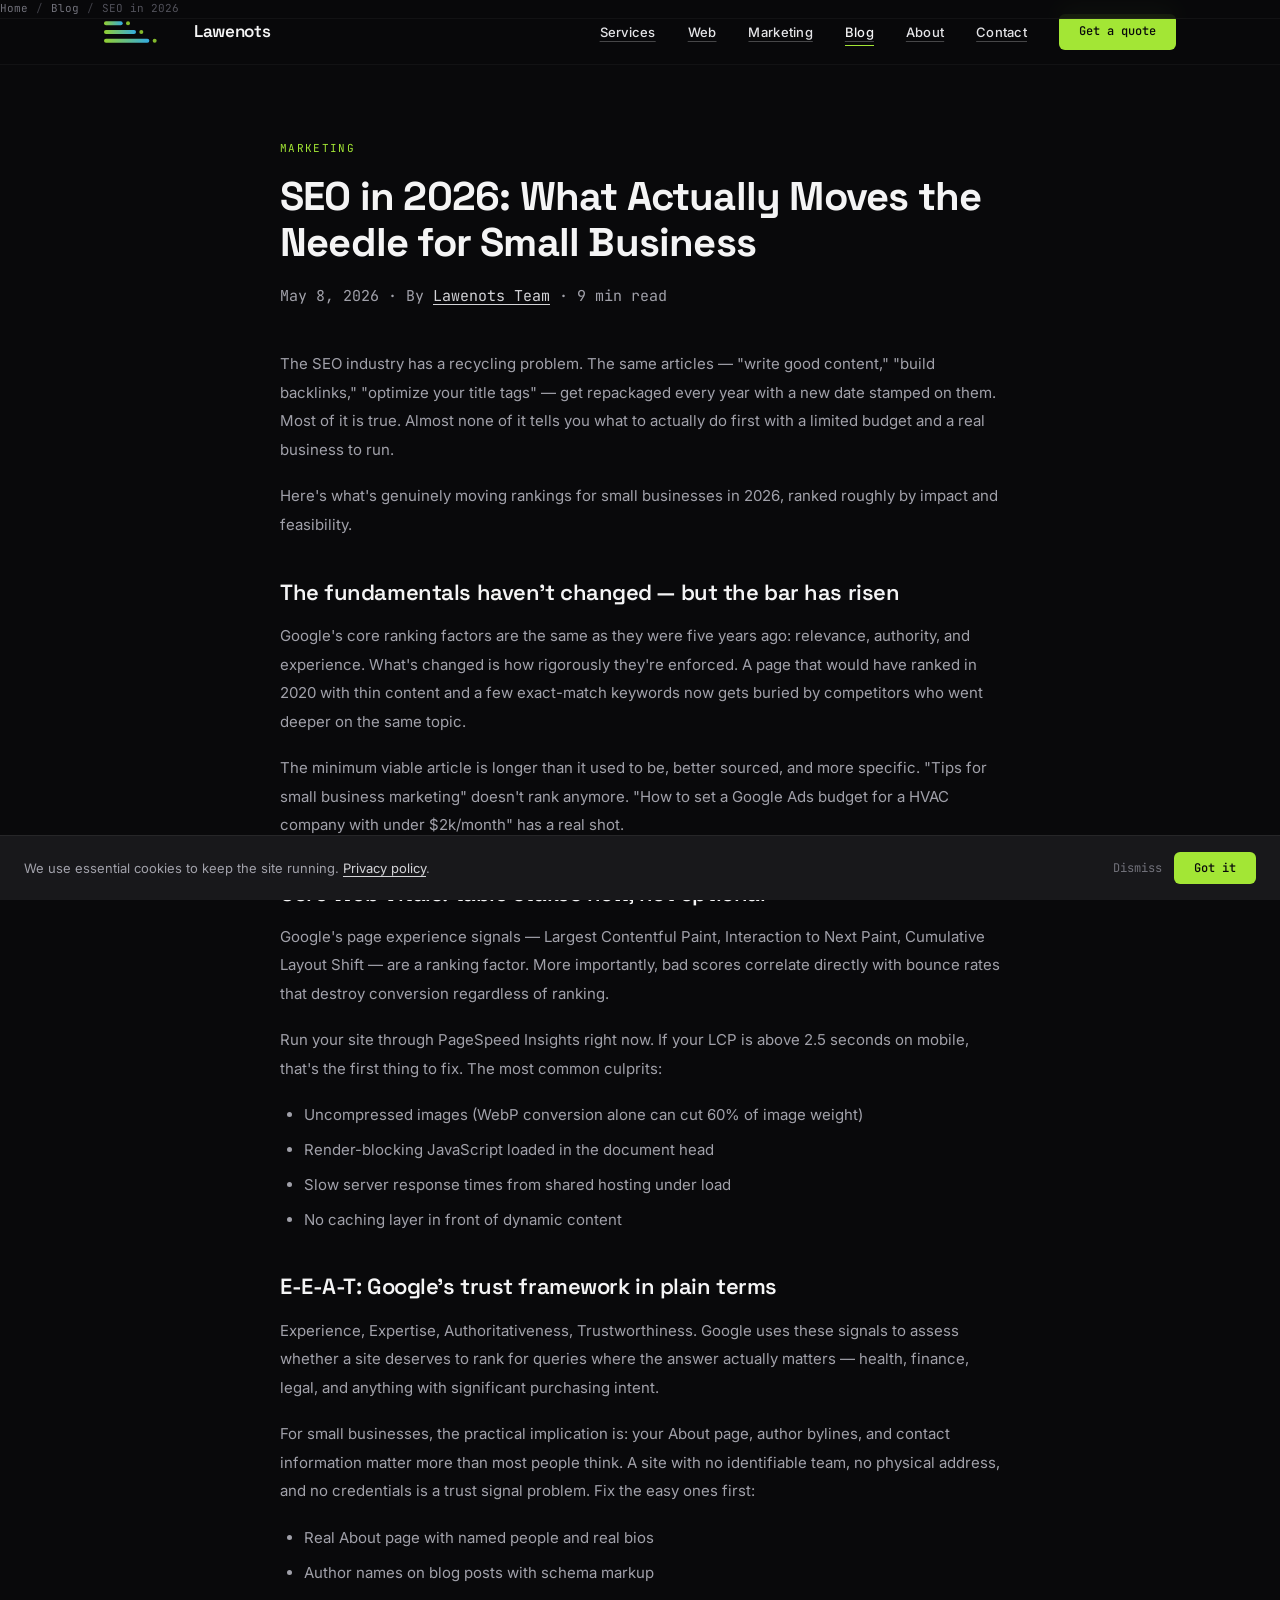
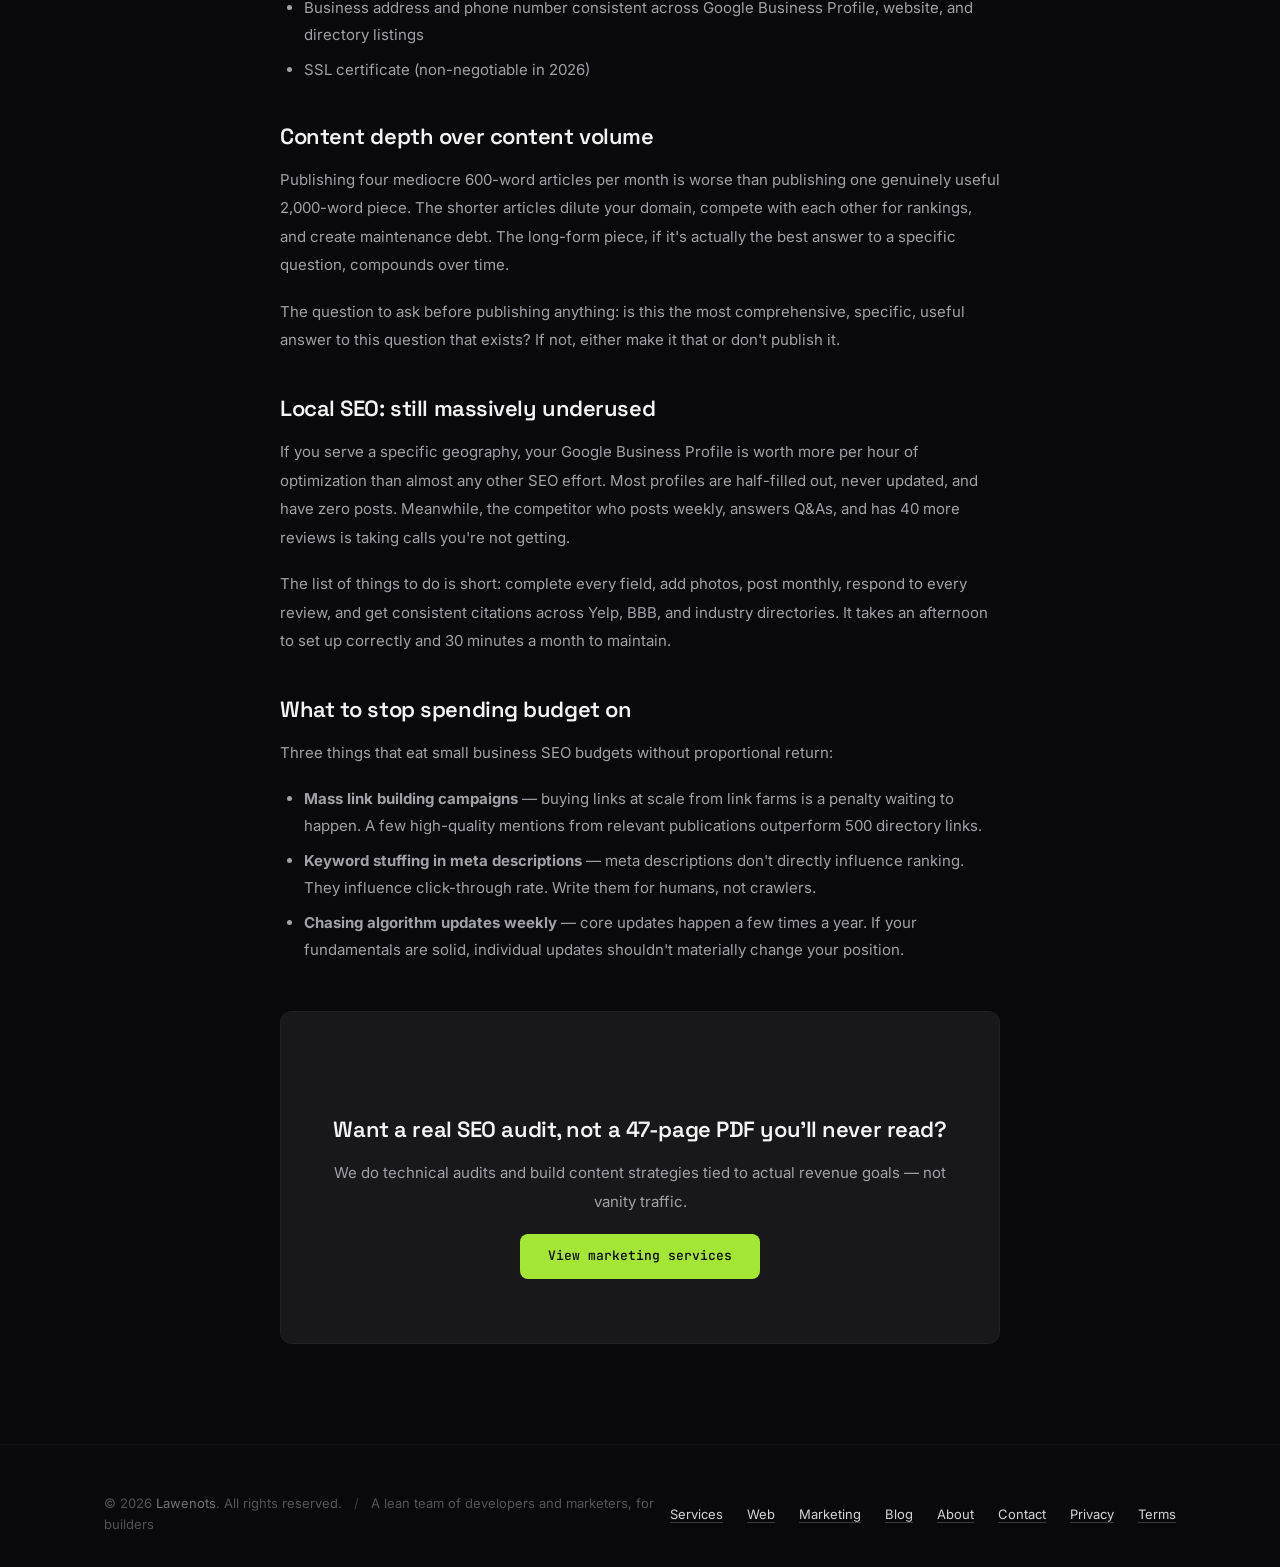
<file: blog/seo-basics-for-small-business/index.html>
<!DOCTYPE html>
<html lang="en">
<head>
  <meta charset="UTF-8">
  <meta name="viewport" content="width=device-width, initial-scale=1.0">
  <title>SEO in 2026: What Actually Moves the Needle for Small Business — Lawenots Blog</title>
  <meta name="description" content="Most SEO advice is recycled noise. Here's what's working now — and what to stop wasting budget on. A practical guide from Lawenots.">
  <link rel="canonical" href="https://www.lawenots.com/blog/seo-basics-for-small-business/">
  <link rel="icon" type="image/svg+xml" href="../../favicon.svg">
  <meta property="og:title" content="SEO in 2026: What Actually Moves the Needle for Small Business">
  <meta property="og:description" content="Most SEO advice is recycled noise. Here's what's working now — and what to stop wasting budget on.">
  <meta property="og:url" content="https://www.lawenots.com/blog/seo-basics-for-small-business/">
  <meta property="og:type" content="article">
  <meta property="og:image" content="https://www.lawenots.com/og-image.jpg">
  <meta property="og:image:width" content="1200">
  <meta property="og:image:height" content="630">
  <meta property="article:published_time" content="2026-05-08">
  <meta property="article:author" content="Lawenots Team">
  <meta property="article:section" content="Marketing">
  <script type="application/ld+json">
  {
    "@context": "https://schema.org",
    "@graph": [
      {
        "@type": "Article",
        "headline": "SEO in 2026: What Actually Moves the Needle for Small Business",
        "datePublished": "2026-05-08",
        "author": {"@type": "Organization", "name": "Lawenots"},
        "publisher": {"@type": "Organization", "name": "Lawenots", "url": "https://www.lawenots.com"},
        "url": "https://www.lawenots.com/blog/seo-basics-for-small-business/",
        "image": "https://www.lawenots.com/og-image.jpg"
      },
      {
        "@type": "BreadcrumbList",
        "itemListElement": [
          {"@type": "ListItem", "position": 1, "name": "Home", "item": "https://www.lawenots.com/"},
          {"@type": "ListItem", "position": 2, "name": "Blog", "item": "https://www.lawenots.com/blog"},
          {"@type": "ListItem", "position": 3, "name": "SEO in 2026: What Actually Moves the Needle for Small Business", "item": "https://www.lawenots.com/blog/seo-basics-for-small-business/"}
        ]
      }
    ]
  }
  </script>
  <link rel="preconnect" href="https://fonts.googleapis.com">
  <link rel="preconnect" href="https://fonts.gstatic.com" crossorigin>
  <link href="https://fonts.googleapis.com/css2?family=Inter:wght@400;500;600&family=JetBrains+Mono:wght@400;500&family=Space+Grotesk:wght@500;600;700&display=swap" rel="stylesheet">
  <link rel="stylesheet" href="../../styles.css">
</head>
<body>
  <a href="#main-content" class="skip-link" style="position:absolute;top:-100%;left:8px;padding:8px 16px;background:var(--accent-lime);color:var(--surface-950);font-family:var(--font-mono);font-size:12px;border-radius:0 0 6px 6px;z-index:200;transition:top 0.2s;">Skip to content</a>

  <nav>
    <div class="container">
      <a href="/" style="display:flex;align-items:center;gap:10px;">
        <svg xmlns="http://www.w3.org/2000/svg" viewBox="0 0 120 40" width="80" height="28" role="img" aria-label="Lawenots logo">
          <defs>
            <linearGradient id="nlg" x1="0" y1="0" x2="1" y2="0">
              <stop offset="0%" stop-color="#A3E635"/>
              <stop offset="100%" stop-color="#38BDF8"/>
            </linearGradient>
          </defs>
          <rect x="0" y="4" width="28" height="6" rx="3" fill="url(#nlg)" opacity="0.9"/>
          <circle cx="36" cy="7" r="3" fill="#A3E635" opacity="0.8"/>
          <rect x="0" y="17" width="48" height="6" rx="3" fill="url(#nlg)" opacity="0.9"/>
          <circle cx="56" cy="20" r="3" fill="#A3E635" opacity="0.8"/>
          <rect x="0" y="30" width="68" height="6" rx="3" fill="url(#nlg)" opacity="0.9"/>
          <circle cx="76" cy="33" r="3" fill="#A3E635" opacity="0.8"/>
        </svg>
        <span style="font-family:var(--font-display);font-size:17px;font-weight:600;letter-spacing:-0.02em;color:var(--surface-100);">Lawenots</span>
      </a>

      <div class="nav-links" id="navLinks">
        <a href="/services">Services</a>
        <a href="/web">Web</a>
        <a href="/marketing">Marketing</a>
        <a href="/blog" class="nav-active">Blog</a>
        <a href="/about">About</a>
        <a href="/contact">Contact</a>
        <a href="/contact" class="nav-cta">Get a quote</a>
      </div>

      <button class="mobile-toggle" id="mobileToggle" aria-label="Open menu" aria-expanded="false" aria-controls="navLinks">
        <svg fill="none" stroke="currentColor" viewBox="0 0 24 24" aria-hidden="true">
          <path stroke-linecap="round" stroke-linejoin="round" stroke-width="2" d="M4 6h16M4 12h16M4 18h16"/>
        </svg>
      </button>
    </div>
  </nav>

  <main id="main-content">
    <section class="section section-page-first">
      <div class="container">
        <nav aria-label="Breadcrumb" class="breadcrumb">
          <a href="/">Home</a>
          <span class="breadcrumb-sep" aria-hidden="true">/</span>
          <a href="/blog">Blog</a>
          <span class="breadcrumb-sep" aria-hidden="true">/</span>
          <span aria-current="page">SEO in 2026</span>
        </nav>

        <div class="blog-post-body">
          <div class="section-tag" style="margin-bottom:16px;">Marketing</div>
          <h1 style="font-family:var(--font-display);font-size:clamp(26px,4vw,40px);font-weight:700;letter-spacing:-0.02em;margin-bottom:16px;line-height:1.15;">SEO in 2026: What Actually Moves the Needle for Small Business</h1>
          <p class="meta" style="margin-bottom:40px;">
            <time datetime="2026-05-08">May 8, 2026</time> · By <a href="/about">Lawenots Team</a> · 9 min read
          </p>

          <p>The SEO industry has a recycling problem. The same articles — "write good content," "build backlinks," "optimize your title tags" — get repackaged every year with a new date stamped on them. Most of it is true. Almost none of it tells you what to actually do first with a limited budget and a real business to run.</p>

          <p>Here's what's genuinely moving rankings for small businesses in 2026, ranked roughly by impact and feasibility.</p>

          <h2>The fundamentals haven't changed — but the bar has risen</h2>
          <p>Google's core ranking factors are the same as they were five years ago: relevance, authority, and experience. What's changed is how rigorously they're enforced. A page that would have ranked in 2020 with thin content and a few exact-match keywords now gets buried by competitors who went deeper on the same topic.</p>
          <p>The minimum viable article is longer than it used to be, better sourced, and more specific. "Tips for small business marketing" doesn't rank anymore. "How to set a Google Ads budget for a HVAC company with under $2k/month" has a real shot.</p>

          <h2>Core Web Vitals: table stakes now, not optional</h2>
          <p>Google's page experience signals — Largest Contentful Paint, Interaction to Next Paint, Cumulative Layout Shift — are a ranking factor. More importantly, bad scores correlate directly with bounce rates that destroy conversion regardless of ranking.</p>
          <p>Run your site through PageSpeed Insights right now. If your LCP is above 2.5 seconds on mobile, that's the first thing to fix. The most common culprits:</p>
          <ul>
            <li>Uncompressed images (WebP conversion alone can cut 60% of image weight)</li>
            <li>Render-blocking JavaScript loaded in the document head</li>
            <li>Slow server response times from shared hosting under load</li>
            <li>No caching layer in front of dynamic content</li>
          </ul>

          <h2>E-E-A-T: Google's trust framework in plain terms</h2>
          <p>Experience, Expertise, Authoritativeness, Trustworthiness. Google uses these signals to assess whether a site deserves to rank for queries where the answer actually matters — health, finance, legal, and anything with significant purchasing intent.</p>
          <p>For small businesses, the practical implication is: your About page, author bylines, and contact information matter more than most people think. A site with no identifiable team, no physical address, and no credentials is a trust signal problem. Fix the easy ones first:</p>
          <ul>
            <li>Real About page with named people and real bios</li>
            <li>Author names on blog posts with schema markup</li>
            <li>Business address and phone number consistent across Google Business Profile, website, and directory listings</li>
            <li>SSL certificate (non-negotiable in 2026)</li>
          </ul>

          <h2>Content depth over content volume</h2>
          <p>Publishing four mediocre 600-word articles per month is worse than publishing one genuinely useful 2,000-word piece. The shorter articles dilute your domain, compete with each other for rankings, and create maintenance debt. The long-form piece, if it's actually the best answer to a specific question, compounds over time.</p>
          <p>The question to ask before publishing anything: is this the most comprehensive, specific, useful answer to this question that exists? If not, either make it that or don't publish it.</p>

          <h2>Local SEO: still massively underused</h2>
          <p>If you serve a specific geography, your Google Business Profile is worth more per hour of optimization than almost any other SEO effort. Most profiles are half-filled out, never updated, and have zero posts. Meanwhile, the competitor who posts weekly, answers Q&amp;As, and has 40 more reviews is taking calls you're not getting.</p>
          <p>The list of things to do is short: complete every field, add photos, post monthly, respond to every review, and get consistent citations across Yelp, BBB, and industry directories. It takes an afternoon to set up correctly and 30 minutes a month to maintain.</p>

          <h2>What to stop spending budget on</h2>
          <p>Three things that eat small business SEO budgets without proportional return:</p>
          <ul>
            <li><strong>Mass link building campaigns</strong> — buying links at scale from link farms is a penalty waiting to happen. A few high-quality mentions from relevant publications outperform 500 directory links.</li>
            <li><strong>Keyword stuffing in meta descriptions</strong> — meta descriptions don't directly influence ranking. They influence click-through rate. Write them for humans, not crawlers.</li>
            <li><strong>Chasing algorithm updates weekly</strong> — core updates happen a few times a year. If your fundamentals are solid, individual updates shouldn't materially change your position.</li>
          </ul>

          <div class="cta-block" style="margin-top:48px;">
            <h2>Want a real SEO audit, not a 47-page PDF you'll never read?</h2>
            <p>We do technical audits and build content strategies tied to actual revenue goals — not vanity traffic.</p>
            <a href="/marketing" class="btn-primary">View marketing services</a>
          </div>
        </div>
      </div>
    </section>
  </main>

  <footer>
    <div class="container">
      <div class="legal">
        &copy; 2026 <a href="/">Lawenots</a>. All rights reserved.
        <span style="margin:0 8px;color:var(--surface-700);">/</span>
        A lean team of developers and marketers, for builders
      </div>
      <div class="footer-links">
        <a href="/services">Services</a>
        <a href="/web">Web</a>
        <a href="/marketing">Marketing</a>
        <a href="/blog">Blog</a>
        <a href="/about">About</a>
        <a href="/contact">Contact</a>
        <a href="/privacy">Privacy</a>
        <a href="/terms">Terms</a>
      </div>
    </div>
  </footer>

  <script defer src="../../script.js"></script>
</body>
</html>
</file>
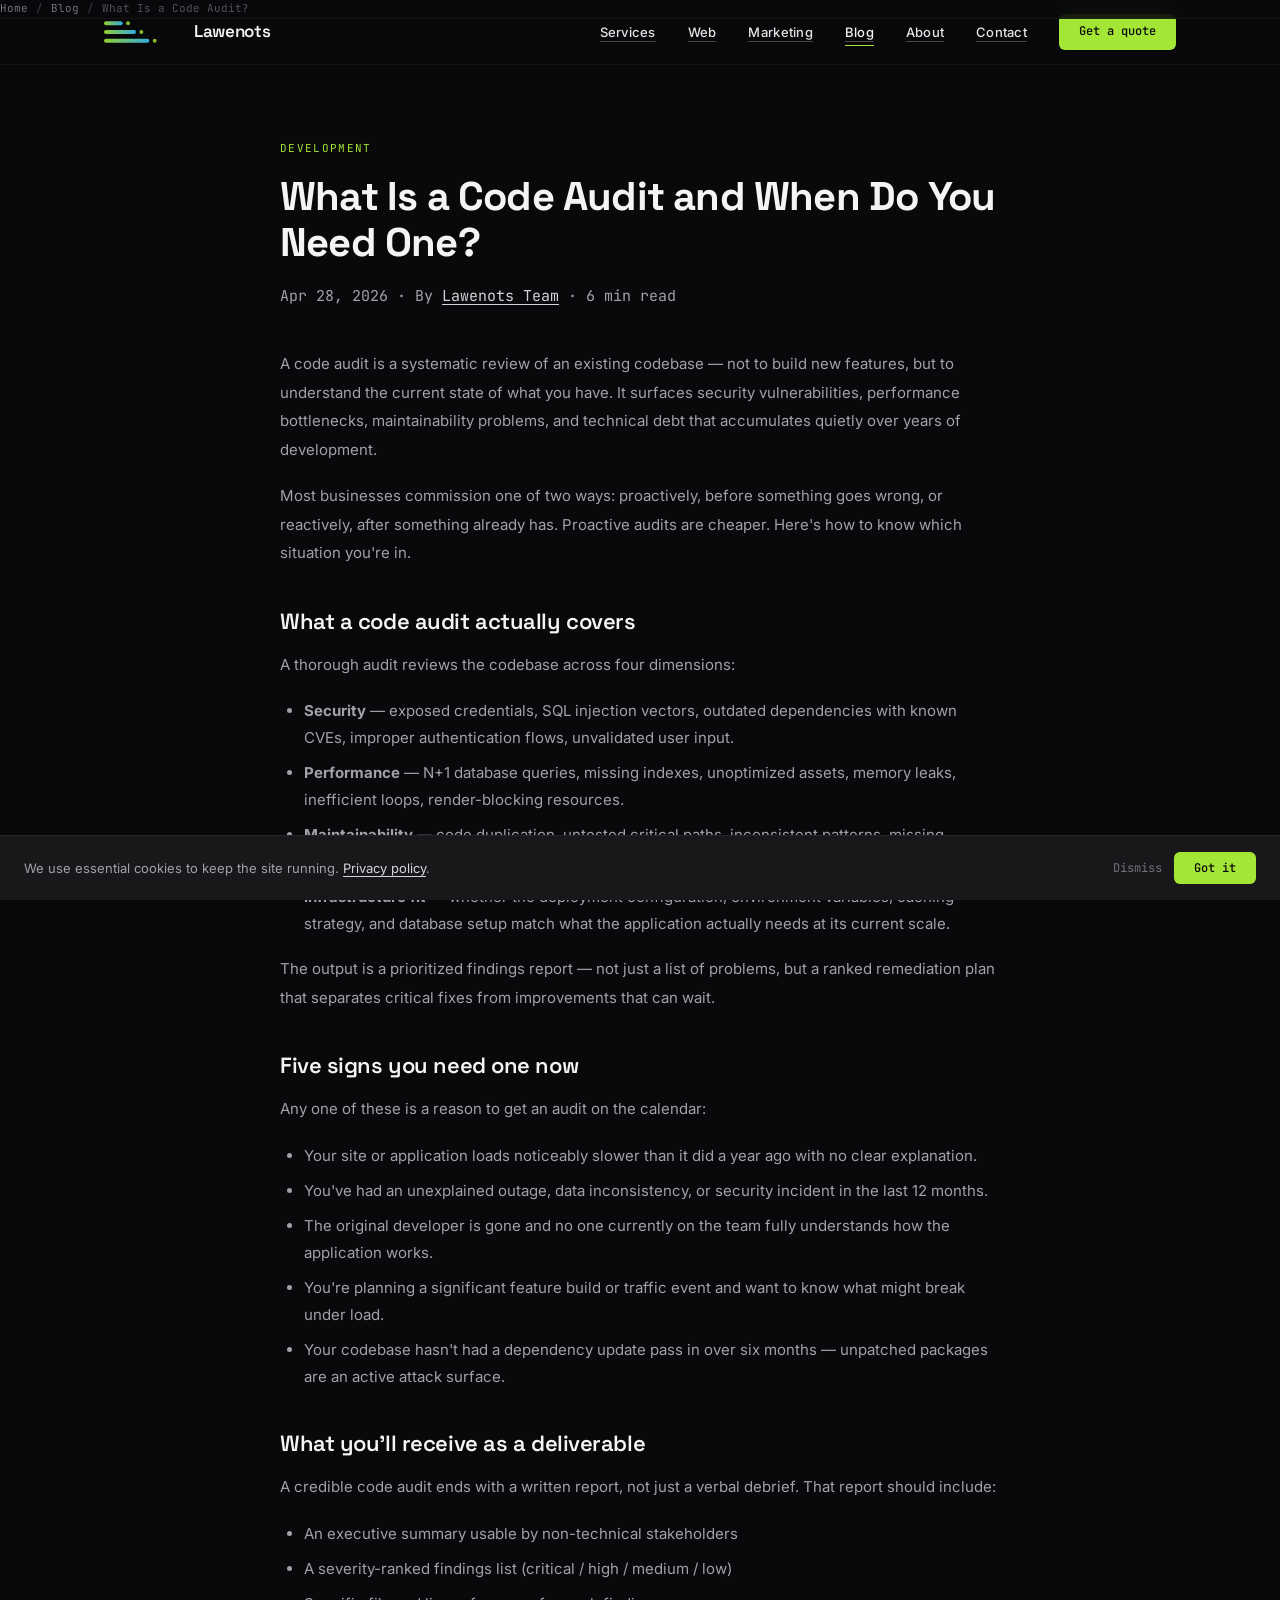
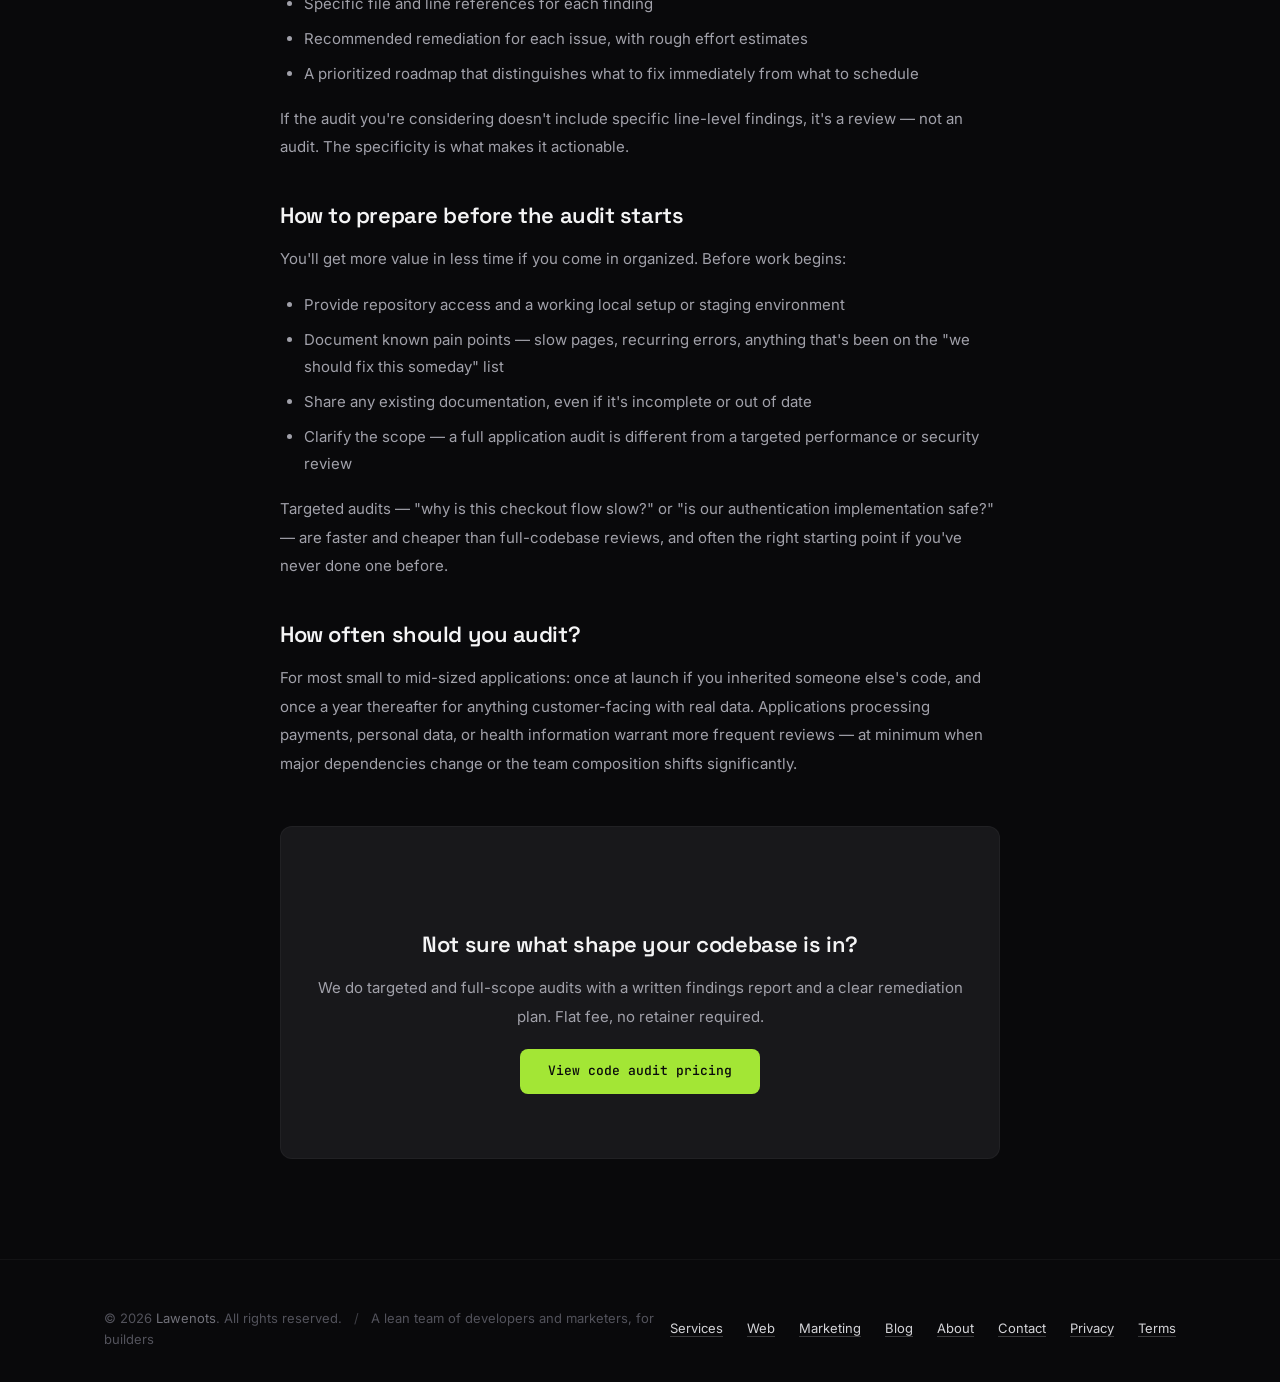
<file: blog/what-is-a-code-audit/index.html>
<!DOCTYPE html>
<html lang="en">
<head>
  <meta charset="UTF-8">
  <meta name="viewport" content="width=device-width, initial-scale=1.0">
  <title>What Is a Code Audit and When Do You Need One? — Lawenots Blog</title>
  <meta name="description" content="If your site loads slowly, has unexplained errors, or hasn't been reviewed since launch — you probably need a code audit. Here's what to expect.">
  <link rel="canonical" href="https://www.lawenots.com/blog/what-is-a-code-audit/">
  <link rel="icon" type="image/svg+xml" href="../../favicon.svg">
  <meta property="og:title" content="What Is a Code Audit and When Do You Need One?">
  <meta property="og:description" content="If your site loads slowly, has unexplained errors, or hasn't been reviewed since launch — you probably need a code audit. Here's what to expect.">
  <meta property="og:url" content="https://www.lawenots.com/blog/what-is-a-code-audit/">
  <meta property="og:type" content="article">
  <meta property="og:image" content="https://www.lawenots.com/og-image.jpg">
  <meta property="og:image:width" content="1200">
  <meta property="og:image:height" content="630">
  <meta property="article:published_time" content="2026-04-28">
  <meta property="article:author" content="Lawenots Team">
  <meta property="article:section" content="Development">
  <script type="application/ld+json">
  {
    "@context": "https://schema.org",
    "@graph": [
      {
        "@type": "Article",
        "headline": "What Is a Code Audit and When Do You Need One?",
        "datePublished": "2026-04-28",
        "author": {"@type": "Organization", "name": "Lawenots"},
        "publisher": {"@type": "Organization", "name": "Lawenots", "url": "https://www.lawenots.com"},
        "url": "https://www.lawenots.com/blog/what-is-a-code-audit/",
        "image": "https://www.lawenots.com/og-image.jpg"
      },
      {
        "@type": "BreadcrumbList",
        "itemListElement": [
          {"@type": "ListItem", "position": 1, "name": "Home", "item": "https://www.lawenots.com/"},
          {"@type": "ListItem", "position": 2, "name": "Blog", "item": "https://www.lawenots.com/blog"},
          {"@type": "ListItem", "position": 3, "name": "What Is a Code Audit and When Do You Need One?", "item": "https://www.lawenots.com/blog/what-is-a-code-audit/"}
        ]
      }
    ]
  }
  </script>
  <link rel="preconnect" href="https://fonts.googleapis.com">
  <link rel="preconnect" href="https://fonts.gstatic.com" crossorigin>
  <link href="https://fonts.googleapis.com/css2?family=Inter:wght@400;500;600&family=JetBrains+Mono:wght@400;500&family=Space+Grotesk:wght@500;600;700&display=swap" rel="stylesheet">
  <link rel="stylesheet" href="../../styles.css">
</head>
<body>
  <a href="#main-content" class="skip-link" style="position:absolute;top:-100%;left:8px;padding:8px 16px;background:var(--accent-lime);color:var(--surface-950);font-family:var(--font-mono);font-size:12px;border-radius:0 0 6px 6px;z-index:200;transition:top 0.2s;">Skip to content</a>

  <nav>
    <div class="container">
      <a href="/" style="display:flex;align-items:center;gap:10px;">
        <svg xmlns="http://www.w3.org/2000/svg" viewBox="0 0 120 40" width="80" height="28" role="img" aria-label="Lawenots logo">
          <defs>
            <linearGradient id="nlg" x1="0" y1="0" x2="1" y2="0">
              <stop offset="0%" stop-color="#A3E635"/>
              <stop offset="100%" stop-color="#38BDF8"/>
            </linearGradient>
          </defs>
          <rect x="0" y="4" width="28" height="6" rx="3" fill="url(#nlg)" opacity="0.9"/>
          <circle cx="36" cy="7" r="3" fill="#A3E635" opacity="0.8"/>
          <rect x="0" y="17" width="48" height="6" rx="3" fill="url(#nlg)" opacity="0.9"/>
          <circle cx="56" cy="20" r="3" fill="#A3E635" opacity="0.8"/>
          <rect x="0" y="30" width="68" height="6" rx="3" fill="url(#nlg)" opacity="0.9"/>
          <circle cx="76" cy="33" r="3" fill="#A3E635" opacity="0.8"/>
        </svg>
        <span style="font-family:var(--font-display);font-size:17px;font-weight:600;letter-spacing:-0.02em;color:var(--surface-100);">Lawenots</span>
      </a>

      <div class="nav-links" id="navLinks">
        <a href="/services">Services</a>
        <a href="/web">Web</a>
        <a href="/marketing">Marketing</a>
        <a href="/blog" class="nav-active">Blog</a>
        <a href="/about">About</a>
        <a href="/contact">Contact</a>
        <a href="/contact" class="nav-cta">Get a quote</a>
      </div>

      <button class="mobile-toggle" id="mobileToggle" aria-label="Open menu" aria-expanded="false" aria-controls="navLinks">
        <svg fill="none" stroke="currentColor" viewBox="0 0 24 24" aria-hidden="true">
          <path stroke-linecap="round" stroke-linejoin="round" stroke-width="2" d="M4 6h16M4 12h16M4 18h16"/>
        </svg>
      </button>
    </div>
  </nav>

  <main id="main-content">
    <section class="section section-page-first">
      <div class="container">
        <nav aria-label="Breadcrumb" class="breadcrumb">
          <a href="/">Home</a>
          <span class="breadcrumb-sep" aria-hidden="true">/</span>
          <a href="/blog">Blog</a>
          <span class="breadcrumb-sep" aria-hidden="true">/</span>
          <span aria-current="page">What Is a Code Audit?</span>
        </nav>

        <div class="blog-post-body">
          <div class="section-tag" style="margin-bottom:16px;">Development</div>
          <h1 style="font-family:var(--font-display);font-size:clamp(26px,4vw,40px);font-weight:700;letter-spacing:-0.02em;margin-bottom:16px;line-height:1.15;">What Is a Code Audit and When Do You Need One?</h1>
          <p class="meta" style="margin-bottom:40px;">
            <time datetime="2026-04-28">Apr 28, 2026</time> · By <a href="/about">Lawenots Team</a> · 6 min read
          </p>

          <p>A code audit is a systematic review of an existing codebase — not to build new features, but to understand the current state of what you have. It surfaces security vulnerabilities, performance bottlenecks, maintainability problems, and technical debt that accumulates quietly over years of development.</p>

          <p>Most businesses commission one of two ways: proactively, before something goes wrong, or reactively, after something already has. Proactive audits are cheaper. Here's how to know which situation you're in.</p>

          <h2>What a code audit actually covers</h2>
          <p>A thorough audit reviews the codebase across four dimensions:</p>
          <ul>
            <li><strong>Security</strong> — exposed credentials, SQL injection vectors, outdated dependencies with known CVEs, improper authentication flows, unvalidated user input.</li>
            <li><strong>Performance</strong> — N+1 database queries, missing indexes, unoptimized assets, memory leaks, inefficient loops, render-blocking resources.</li>
            <li><strong>Maintainability</strong> — code duplication, untested critical paths, inconsistent patterns, missing documentation on non-obvious logic, dead code that creates confusion.</li>
            <li><strong>Infrastructure fit</strong> — whether the deployment configuration, environment variables, caching strategy, and database setup match what the application actually needs at its current scale.</li>
          </ul>
          <p>The output is a prioritized findings report — not just a list of problems, but a ranked remediation plan that separates critical fixes from improvements that can wait.</p>

          <h2>Five signs you need one now</h2>
          <p>Any one of these is a reason to get an audit on the calendar:</p>
          <ul>
            <li>Your site or application loads noticeably slower than it did a year ago with no clear explanation.</li>
            <li>You've had an unexplained outage, data inconsistency, or security incident in the last 12 months.</li>
            <li>The original developer is gone and no one currently on the team fully understands how the application works.</li>
            <li>You're planning a significant feature build or traffic event and want to know what might break under load.</li>
            <li>Your codebase hasn't had a dependency update pass in over six months — unpatched packages are an active attack surface.</li>
          </ul>

          <h2>What you'll receive as a deliverable</h2>
          <p>A credible code audit ends with a written report, not just a verbal debrief. That report should include:</p>
          <ul>
            <li>An executive summary usable by non-technical stakeholders</li>
            <li>A severity-ranked findings list (critical / high / medium / low)</li>
            <li>Specific file and line references for each finding</li>
            <li>Recommended remediation for each issue, with rough effort estimates</li>
            <li>A prioritized roadmap that distinguishes what to fix immediately from what to schedule</li>
          </ul>
          <p>If the audit you're considering doesn't include specific line-level findings, it's a review — not an audit. The specificity is what makes it actionable.</p>

          <h2>How to prepare before the audit starts</h2>
          <p>You'll get more value in less time if you come in organized. Before work begins:</p>
          <ul>
            <li>Provide repository access and a working local setup or staging environment</li>
            <li>Document known pain points — slow pages, recurring errors, anything that's been on the "we should fix this someday" list</li>
            <li>Share any existing documentation, even if it's incomplete or out of date</li>
            <li>Clarify the scope — a full application audit is different from a targeted performance or security review</li>
          </ul>
          <p>Targeted audits — "why is this checkout flow slow?" or "is our authentication implementation safe?" — are faster and cheaper than full-codebase reviews, and often the right starting point if you've never done one before.</p>

          <h2>How often should you audit?</h2>
          <p>For most small to mid-sized applications: once at launch if you inherited someone else's code, and once a year thereafter for anything customer-facing with real data. Applications processing payments, personal data, or health information warrant more frequent reviews — at minimum when major dependencies change or the team composition shifts significantly.</p>

          <div class="cta-block" style="margin-top:48px;">
            <h2>Not sure what shape your codebase is in?</h2>
            <p>We do targeted and full-scope audits with a written findings report and a clear remediation plan. Flat fee, no retainer required.</p>
            <a href="/services" class="btn-primary">View code audit pricing</a>
          </div>
        </div>
      </div>
    </section>
  </main>

  <footer>
    <div class="container">
      <div class="legal">
        &copy; 2026 <a href="/">Lawenots</a>. All rights reserved.
        <span style="margin:0 8px;color:var(--surface-700);">/</span>
        A lean team of developers and marketers, for builders
      </div>
      <div class="footer-links">
        <a href="/services">Services</a>
        <a href="/web">Web</a>
        <a href="/marketing">Marketing</a>
        <a href="/blog">Blog</a>
        <a href="/about">About</a>
        <a href="/contact">Contact</a>
        <a href="/privacy">Privacy</a>
        <a href="/terms">Terms</a>
      </div>
    </div>
  </footer>

  <script defer src="../../script.js"></script>
</body>
</html>
</file>
<file: styles.css>
:root{--surface-950:#09090B;--surface-900:#18181B;--surface-800:#27272A;--surface-700:#3F3F46;--surface-600:#52525B;--surface-500:#71717A;--surface-400:#A1A1AA;--surface-300:#D4D4D8;--surface-200:#E4E4E7;--surface-100:#F4F4F5;--surface-50:#FAFAFA;--accent-lime:#A3E635;--accent-sky:#38BDF8;--font-sans:'Inter',system-ui,-apple-system,sans-serif;--font-mono:'JetBrains Mono',Menlo,Monaco,monospace;--font-display:'Space Grotesk','Inter',system-ui,sans-serif}
*,*::before,*::after{box-sizing:border-box;margin:0;padding:0}
html{scroll-behavior:smooth;-webkit-font-smoothing:antialiased;-moz-osx-font-smoothing:grayscale}
body{font-family:var(--font-sans);background:var(--surface-950);color:var(--surface-100);line-height:1.6;min-height:100vh}
.container{max-width:1120px;margin:0 auto;padding:0 24px}
a{color:inherit;text-decoration:none}
::selection{background:var(--accent-lime);color:var(--surface-950)}
nav{position:fixed;top:0;left:0;right:0;z-index:100;background:rgba(9,9,11,0.85);backdrop-filter:blur(12px);-webkit-backdrop-filter:blur(12px);border-bottom:1px solid rgba(255,255,255,0.04)}
nav .container{display:flex;align-items:center;justify-content:space-between;height:64px}
.nav-links{display:flex;align-items:center;gap:32px}
.nav-links a:not(.nav-cta){font-size:13px;font-weight:500;letter-spacing:0.02em;color:var(--surface-200);transition:color 0.2s;position:relative;text-decoration:underline;text-decoration-color:rgba(255,255,255,0.25);text-underline-offset:4px}
.nav-links a:not(.nav-cta)::after{content:'';position:absolute;bottom:-4px;left:0;right:0;height:1px;background:var(--accent-lime);transform:scaleX(0);transition:transform 0.3s ease}
.nav-links a:not(.nav-cta):hover{color:var(--surface-50)}
.nav-links a:not(.nav-cta):hover::after{transform:scaleX(1)}
.nav-links a:not(.nav-cta):focus-visible{outline:2px solid var(--accent-lime);outline-offset:3px}
.nav-cta{font-family:var(--font-mono);font-size:12px;padding:8px 20px;border-radius:6px;background:var(--accent-lime);color:var(--surface-950);font-weight:500;transition:opacity 0.2s}
.nav-cta:hover{opacity:0.85}
.mobile-toggle{display:none;background:none;border:none;cursor:pointer;color:var(--surface-400)}
.mobile-toggle svg{width:24px;height:24px}
.hero{padding:160px 0 100px;position:relative;overflow:hidden}
.hero::before{content:'';position:absolute;top:-40%;right:-20%;width:600px;height:600px;background:radial-gradient(circle,rgba(163,230,53,0.04) 0%,transparent 70%);pointer-events:none}
.hero-grid{display:grid;grid-template-columns:1fr 1fr;gap:64px;align-items:center}
.hero-badge{display:inline-flex;align-items:center;gap:8px;font-family:var(--font-mono);font-size:11px;letter-spacing:0.12em;text-transform:uppercase;color:var(--surface-200);margin-bottom:24px}
.hero-badge-dot{width:6px;height:6px;border-radius:50%;background:var(--accent-lime);animation:pulse-dot 2s ease-in-out infinite}
.hero h1{font-family:var(--font-display);font-size:clamp(40px,6vw,72px);font-weight:700;line-height:1.05;letter-spacing:-0.03em;margin-bottom:24px}
.hero h1 span{background:linear-gradient(135deg,var(--accent-lime),var(--accent-sky));-webkit-background-clip:text;-webkit-text-fill-color:transparent;background-clip:text}
.hero p{font-size:17px;color:var(--surface-400);max-width:480px;line-height:1.7;margin-bottom:40px}
.hero-buttons{display:flex;gap:16px;flex-wrap:wrap}
.btn-primary{display:inline-flex;align-items:center;gap:8px;font-family:var(--font-mono);font-size:13px;font-weight:500;padding:12px 28px;border-radius:8px;background:var(--accent-lime);color:var(--surface-950);transition:opacity 0.2s}
.btn-primary:hover{opacity:0.85}
.btn-secondary{display:inline-flex;align-items:center;gap:8px;font-family:var(--font-mono);font-size:13px;font-weight:500;padding:12px 28px;border-radius:8px;border:1px solid var(--surface-700);color:var(--surface-300);transition:border-color 0.2s,color 0.2s}
.btn-secondary:hover{border-color:var(--surface-500);color:var(--surface-100)}
.hero-visual{display:flex;justify-content:center;align-items:center}
.stack-visual{width:100%;max-width:480px}
.stack-row{display:flex;align-items:center;justify-content:space-between;gap:16px;padding:20px 24px;border-radius:10px;background:rgba(255,255,255,0.02);border:1px solid rgba(255,255,255,0.04);margin-bottom:12px;transition:background 0.3s,border-color 0.3s}
.stack-row:hover{background:rgba(163,230,53,0.04);border-color:rgba(163,230,53,0.12)}
.stack-bar-track{display:inline-flex;align-items:center;gap:10px;flex-shrink:0}
.stack-bar{height:6px;border-radius:3px;background:linear-gradient(90deg,var(--accent-lime),var(--accent-sky));flex-shrink:0;transition:width 0.6s ease}
.stack-bar.w-1{width:99px}
.stack-bar.w-2{width:169px}
.stack-bar.w-3{width:240px}
.stack-dot{width:6px;height:6px;border-radius:50%;background:var(--accent-lime);opacity:0.9;flex-shrink:0}
.stack-label{font-family:var(--font-mono);font-size:12px;color:var(--surface-300);white-space:nowrap;flex-shrink:0;min-width:140px;text-align:right}
.section{padding:100px 0}
.section-header{text-align:center;margin-bottom:64px}
.section-tag{font-family:var(--font-mono);font-size:11px;letter-spacing:0.12em;text-transform:uppercase;color:var(--accent-lime);margin-bottom:16px}
.section h2{font-family:var(--font-display);font-size:clamp(28px,4vw,44px);font-weight:600;letter-spacing:-0.02em;margin-bottom:16px}
.section-subtitle{color:var(--surface-400);font-size:16px;max-width:560px;margin:0 auto}
.services-grid{display:grid;grid-template-columns:repeat(4,1fr);gap:20px}
.service-card{padding:32px 28px;border-radius:12px;background:var(--surface-900);border:1px solid rgba(255,255,255,0.04);transition:border-color 0.3s,transform 0.3s}
.service-card:hover{border-color:rgba(163,230,53,0.15);transform:translateY(-2px)}
.service-card .icon{width:40px;height:40px;border-radius:10px;display:flex;align-items:center;justify-content:center;margin-bottom:20px;background:rgba(163,230,53,0.08);color:var(--accent-lime)}
.service-card .icon svg{width:20px;height:20px}
.service-card h3{font-family:var(--font-display);font-size:17px;font-weight:600;margin-bottom:8px}
.service-card .price{font-family:var(--font-mono);font-size:12px;color:var(--accent-lime);margin-bottom:12px}
.service-card p{font-size:14px;color:var(--surface-400);line-height:1.7}
.service-card .bullet-list{margin-top:16px;display:flex;flex-direction:column;gap:6px}
.service-card .bullet-list span{font-size:13px;color:var(--surface-500);display:flex;align-items:center;gap:8px}
.service-card .bullet-list span::before{content:'>';font-family:var(--font-mono);color:var(--accent-lime);font-size:11px;opacity:0.6}
.about{border-top:1px solid rgba(255,255,255,0.04);border-bottom:1px solid rgba(255,255,255,0.04)}
.about-grid{display:grid;grid-template-columns:1fr 1fr;gap:64px;align-items:center}
.about h1,.about h2{font-family:var(--font-display);font-size:clamp(24px,3vw,36px);font-weight:600;letter-spacing:-0.02em;margin-bottom:20px}
.prose-legal h1{font-family:var(--font-display);font-size:clamp(24px,3vw,36px);font-weight:600;margin-bottom:16px}
.prose-legal .meta{font-family:var(--font-mono);font-size:11px;color:var(--surface-500);margin-bottom:24px}
.about p{color:var(--surface-400);font-size:15px;line-height:1.8;margin-bottom:16px}
.about-stats{display:grid;grid-template-columns:repeat(2,1fr);gap:24px}
.stat{text-align:center;padding:28px 16px;border-radius:12px;background:var(--surface-900);border:1px solid rgba(255,255,255,0.04)}
.stat-number{font-family:var(--font-display);font-size:32px;font-weight:700;background:linear-gradient(135deg,var(--accent-lime),var(--accent-sky));-webkit-background-clip:text;-webkit-text-fill-color:transparent;background-clip:text}
.stat-label{font-family:var(--font-mono);font-size:11px;color:var(--surface-500);margin-top:4px}
.contact-grid{display:grid;grid-template-columns:1fr 1fr;gap:64px}
.contact-info h3{font-family:var(--font-display);font-size:18px;font-weight:600;margin-bottom:16px}
.contact-info p{color:var(--surface-400);font-size:14px;line-height:1.8;margin-bottom:24px}
.contact-method{display:flex;align-items:center;gap:12px;padding:16px 0;border-bottom:1px solid rgba(255,255,255,0.04)}
.contact-method:last-child{border-bottom:none}
.contact-method-icon{width:36px;height:36px;border-radius:8px;display:flex;align-items:center;justify-content:center;background:rgba(163,230,53,0.08);color:var(--accent-lime);flex-shrink:0}
.contact-method-icon svg{width:16px;height:16px}
.contact-method label{font-family:var(--font-mono);font-size:11px;color:var(--surface-500);text-transform:uppercase;letter-spacing:0.06em;display:block;margin-bottom:2px}
.contact-method span{font-size:14px;color:var(--surface-200)}
.contact-form{display:flex;flex-direction:column;gap:16px}
.form-row{display:grid;grid-template-columns:1fr 1fr;gap:16px}
.form-group label{display:block;font-family:var(--font-mono);font-size:11px;color:var(--surface-500);text-transform:uppercase;letter-spacing:0.06em;margin-bottom:6px}
.form-group input,.form-group textarea,.form-group select{width:100%;padding:12px 16px;background:var(--surface-900);border:1px solid var(--surface-700);border-radius:8px;color:var(--surface-100);font-family:var(--font-sans);font-size:14px;outline:none;transition:border-color 0.2s}
.form-group input:focus,.form-group textarea:focus,.form-group select:focus{border-color:var(--accent-lime)}
.form-group textarea{resize:vertical;min-height:120px}
.form-group select{appearance:none;background-image:url("data:image/svg+xml,%3Csvg xmlns='http://www.w3.org/2000/svg' width='12' height='8' fill='%23A1A1AA'%3E%3Cpath d='M1 1l5 5 5-5'/%3E%3C/svg%3E");background-repeat:no-repeat;background-position:right 16px center}
.btn-submit{font-family:var(--font-mono);font-size:13px;font-weight:500;padding:14px 28px;border-radius:8px;border:none;cursor:pointer;background:var(--accent-lime);color:var(--surface-950);transition:opacity 0.2s;align-self:flex-start}
.btn-submit:hover{opacity:0.85}
footer{border-top:1px solid rgba(255,255,255,0.04);padding:48px 0 32px}
footer .container{display:flex;align-items:center;justify-content:space-between}
footer .legal{font-size:13px;color:var(--surface-600)}
footer .legal a{color:var(--surface-500);transition:color 0.2s}
footer .legal a:hover{color:var(--surface-300)}
footer .footer-links{display:flex;gap:24px}
footer .footer-links a{font-size:13px;color:var(--surface-300);transition:color 0.2s;text-decoration:underline;text-decoration-color:rgba(255,255,255,0.2);text-underline-offset:3px}
footer .footer-links a:hover{color:var(--surface-100)}
footer .social-links{display:flex;gap:16px;margin-top:12px}
footer .social-links a{font-size:12px;color:var(--surface-400);text-decoration:underline;text-underline-offset:3px}
footer .social-links a:hover{color:var(--surface-200)}
.skip-link{position:absolute;top:-100%;left:8px;padding:8px 16px;background:var(--accent-lime);color:var(--surface-950);font-family:var(--font-mono);font-size:12px;border-radius:0 0 6px 6px;z-index:200;transition:top 0.2s}
.nav-brand{display:flex;align-items:center;gap:10px}
.nav-brand-text{font-family:var(--font-display);font-size:17px;font-weight:600;letter-spacing:-0.02em;color:var(--surface-100)}
.home-intro{border-top:1px solid rgba(255,255,255,0.04)}
.home-intro h2{font-family:var(--font-display);font-size:clamp(22px,3vw,32px);font-weight:600;letter-spacing:-0.02em;margin-bottom:16px}
.home-intro h3{font-family:var(--font-display);font-size:18px;font-weight:600;margin:32px 0 12px}
.home-intro p,.home-intro li{color:var(--surface-400);font-size:15px;line-height:1.8}
.home-intro ul{margin:0 0 8px 1.25rem;display:flex;flex-direction:column;gap:8px}
.meta{font-family:var(--font-mono);font-size:11px;color:var(--surface-500);margin-bottom:24px}
.meta a{color:var(--surface-300);text-decoration:underline;text-underline-offset:3px}
.home-intro .offer-grid{display:grid;grid-template-columns:repeat(3,1fr);gap:32px;margin-top:40px}
.home-intro .offer-card{padding:24px;border-radius:12px;background:var(--surface-900);border:1px solid rgba(255,255,255,0.04)}
.home-intro .offer-card a.card-link{display:inline-block;margin-top:12px;font-family:var(--font-mono);font-size:12px;color:var(--accent-lime);text-decoration:underline;text-underline-offset:3px}
.share-links{display:flex;gap:12px;flex-wrap:wrap;margin-top:16px}
.share-links a{font-family:var(--font-mono);font-size:12px;color:var(--surface-300);text-decoration:underline;text-underline-offset:3px}
.prose-legal h2{font-family:var(--font-display);font-size:22px;font-weight:600;margin:32px 0 12px}
.prose-legal p{color:var(--surface-400);font-size:15px;line-height:1.8;margin-bottom:16px}
@media(max-width:900px){.home-intro .offer-grid{grid-template-columns:1fr}}
.skip-link:focus{top:0;outline:none}
@keyframes pulse-dot{0%,100%{opacity:0.4}50%{opacity:1}}
@keyframes fade-in{from{opacity:0}to{opacity:1}}
@keyframes slide-up{from{opacity:0;transform:translateY(16px)}to{opacity:1;transform:translateY(0)}}
.animate-fade-in{animation:fade-in 0.8s ease-out}
.animate-slide-up{animation:slide-up 0.6s ease-out backwards}
.delay-1{animation-delay:0.1s}
.delay-2{animation-delay:0.2s}
.delay-3{animation-delay:0.3s}
.delay-4{animation-delay:0.4s}
@media(max-width:900px){.hero-grid{grid-template-columns:1fr;gap:48px}.services-grid{grid-template-columns:repeat(2,1fr)}.about-grid{grid-template-columns:1fr;gap:40px}.contact-grid{grid-template-columns:1fr;gap:40px}.nav-links{display:none}.mobile-toggle{display:block}.nav-links.open{display:flex;flex-direction:column;position:absolute;top:64px;left:0;right:0;background:var(--surface-950);border-bottom:1px solid rgba(255,255,255,0.04);padding:24px;gap:20px}.hero{padding:120px 0 64px}}
a.service-card{display:block;color:inherit}
.service-card .card-cta{display:inline-block;font-family:var(--font-mono);font-size:12px;color:var(--accent-lime);margin-top:16px;transition:opacity 0.2s}
a.service-card:hover .card-cta{opacity:0.85}
.services-grid-5{grid-template-columns:repeat(auto-fit,minmax(220px,1fr))}
.stats-row{display:flex;justify-content:center;gap:48px;flex-wrap:wrap;margin-top:48px;padding:32px 0;border-top:1px solid rgba(255,255,255,0.04);border-bottom:1px solid rgba(255,255,255,0.04)}
.stats-row .stat{flex:1;min-width:140px;max-width:200px;padding:20px 16px;background:transparent;border:none}
.process-grid{display:grid;grid-template-columns:repeat(4,1fr);gap:20px}
.process-step{padding:28px 24px;border-radius:12px;background:var(--surface-900);border:1px solid rgba(255,255,255,0.04);transition:border-color 0.3s}
.process-step:hover{border-color:rgba(163,230,53,0.15)}
.process-step-num{font-family:var(--font-display);font-size:28px;font-weight:700;color:var(--surface-700);margin-bottom:12px;line-height:1}
.process-step h3{font-family:var(--font-display);font-size:16px;font-weight:600;margin-bottom:8px}
.process-step p{font-size:14px;color:var(--surface-400);line-height:1.7}
.why-section{border-top:1px solid rgba(255,255,255,0.04);border-bottom:1px solid rgba(255,255,255,0.04);background:rgba(255,255,255,0.01)}
.why-grid{max-width:640px;margin:0 auto}
.why-grid .bullet-list span{font-size:15px;color:var(--surface-300)}
.testimonials-grid{display:grid;grid-template-columns:repeat(3,1fr);gap:20px}
.testimonial-card{padding:32px 28px;border-radius:12px;background:var(--surface-900);border:1px solid rgba(255,255,255,0.04)}
.testimonial-card blockquote,.testimonial-card p{font-size:14px;color:var(--surface-300);line-height:1.8;font-style:italic;margin-bottom:20px}
.testimonial-author{font-family:var(--font-mono);font-size:12px}
.testimonial-author strong{display:block;color:var(--surface-100);font-weight:500;margin-bottom:2px;font-style:normal}
.testimonial-author span{color:var(--surface-500);font-style:normal}
.pricing-grid{display:grid;grid-template-columns:repeat(3,1fr);gap:20px;align-items:start}
.pricing-card{padding:32px 28px;border-radius:12px;background:var(--surface-900);border:1px solid rgba(255,255,255,0.04);position:relative}
.pricing-card.featured{border-color:rgba(163,230,53,0.35);background:rgba(163,230,53,0.04)}
.pricing-badge{position:absolute;top:0;right:24px;transform:translateY(-50%);font-family:var(--font-mono);font-size:10px;letter-spacing:0.08em;text-transform:uppercase;padding:4px 12px;border-radius:4px;background:var(--accent-lime);color:var(--surface-950);font-weight:500}
.pricing-card h3{font-family:var(--font-display);font-size:17px;font-weight:600;margin-bottom:8px}
.pricing-card .plan-price{font-family:var(--font-display);font-size:36px;font-weight:700;margin-bottom:20px;background:linear-gradient(135deg,var(--accent-lime),var(--accent-sky));-webkit-background-clip:text;-webkit-text-fill-color:transparent;background-clip:text}
.pricing-card .plan-price span{font-size:14px;font-weight:400;color:var(--surface-500);-webkit-text-fill-color:var(--surface-500)}
.pricing-card .bullet-list{margin-bottom:24px}
.pricing-card .btn-secondary,.pricing-card .btn-primary{width:100%;justify-content:center}
.cta-block{text-align:center;padding:64px 32px;border-radius:12px;background:var(--surface-900);border:1px solid rgba(255,255,255,0.04);max-width:720px;margin:0 auto}
.cta-block h2{font-family:var(--font-display);font-size:clamp(24px,3vw,32px);font-weight:600;letter-spacing:-0.02em;margin-bottom:12px}
.cta-block p{color:var(--surface-400);font-size:15px;margin-bottom:28px;line-height:1.7}
.launch-bundle{background:var(--surface-900);border-top:1px solid rgba(255,255,255,0.04);border-bottom:1px solid rgba(255,255,255,0.04);padding-top:80px}
.launch-cta{text-align:center;margin-top:8px}
.bundle-grid{display:grid;grid-template-columns:repeat(3,1fr);gap:16px;margin:40px 0 32px}
.bundle-item{display:flex;align-items:center;gap:12px;padding:16px 20px;border-radius:10px;background:rgba(255,255,255,0.02);border:1px solid rgba(255,255,255,0.04)}
.bundle-item .icon{width:32px;height:32px;border-radius:8px;display:flex;align-items:center;justify-content:center;background:rgba(163,230,53,0.08);color:var(--accent-lime);flex-shrink:0}
.bundle-item .icon svg{width:16px;height:16px}
.bundle-item span{font-size:14px;color:var(--surface-200)}
.nav-links a.nav-active{color:var(--surface-100)}
.nav-links a.nav-active::after{transform:scaleX(1)}
.page-hero{padding:140px 0 80px}
.section-page-first{padding-top:140px}
.page-hero h1{font-size:clamp(32px,5vw,56px)}
@media(max-width:900px){.process-grid{grid-template-columns:repeat(2,1fr)}.testimonials-grid{grid-template-columns:1fr}.pricing-grid{grid-template-columns:1fr}.bundle-grid{grid-template-columns:repeat(2,1fr)}.stats-row{gap:24px}}
@media(max-width:600px){.services-grid{grid-template-columns:1fr}.form-row{grid-template-columns:1fr}.about-stats{grid-template-columns:1fr 1fr}footer .container{flex-direction:column;gap:16px;text-align:center}.hero-visual{display:none}.process-grid{grid-template-columns:1fr}.bundle-grid{grid-template-columns:1fr}.stats-row{flex-direction:column;align-items:center}}
nav.scrolled{border-bottom-color:rgba(255,255,255,0.1)}
.scroll-top{position:fixed;bottom:24px;right:24px;width:40px;height:40px;border-radius:50%;background:var(--surface-800);border:1px solid rgba(255,255,255,0.08);color:var(--surface-300);cursor:pointer;display:flex;align-items:center;justify-content:center;opacity:0;transform:translateY(8px);transition:opacity 0.2s,transform 0.2s;z-index:90;padding:0}.scroll-top.visible{opacity:1;transform:translateY(0)}.scroll-top:hover{background:var(--surface-700);color:var(--surface-100)}.scroll-top svg{width:16px;height:16px}
.cookie-notice{position:fixed;bottom:0;left:0;right:0;z-index:150;background:var(--surface-900);border-top:1px solid rgba(255,255,255,0.06);padding:16px 24px;display:flex;align-items:center;justify-content:space-between;gap:16px;font-size:13px;color:var(--surface-400);transform:translateY(100%);transition:transform 0.3s ease}.cookie-notice.visible{transform:translateY(0)}.cookie-notice a{color:var(--surface-300);text-decoration:underline;text-underline-offset:3px}.cookie-notice-actions{display:flex;align-items:center;gap:12px;flex-shrink:0}.cookie-accept{font-family:var(--font-mono);font-size:12px;padding:8px 20px;border-radius:6px;background:var(--accent-lime);color:var(--surface-950);border:none;cursor:pointer;font-weight:500}.cookie-dismiss{font-family:var(--font-mono);font-size:12px;color:var(--surface-500);background:none;border:none;cursor:pointer}
.breadcrumb{display:flex;align-items:center;gap:8px;font-family:var(--font-mono);font-size:11px;color:var(--surface-600);margin-bottom:32px}.breadcrumb a{color:var(--surface-500);transition:color 0.2s}.breadcrumb a:hover{color:var(--surface-300)}.breadcrumb-sep{color:var(--surface-700)}
.blog-grid{display:grid;grid-template-columns:repeat(3,1fr);gap:24px}.blog-card{border-radius:12px;background:var(--surface-900);border:1px solid rgba(255,255,255,0.04);overflow:hidden;transition:border-color 0.3s,transform 0.3s;display:flex;flex-direction:column;color:inherit;text-decoration:none}.blog-card:hover{border-color:rgba(163,230,53,0.15);transform:translateY(-2px)}.blog-card-body{padding:28px;flex:1;display:flex;flex-direction:column}.blog-card-tag{font-family:var(--font-mono);font-size:10px;letter-spacing:0.1em;text-transform:uppercase;color:var(--accent-lime);margin-bottom:12px}.blog-card h3{font-family:var(--font-display);font-size:17px;font-weight:600;letter-spacing:-0.01em;margin-bottom:10px;line-height:1.3;color:var(--surface-100)}.blog-card p{font-size:14px;color:var(--surface-400);line-height:1.7;flex:1;margin-bottom:20px}.blog-card-meta{font-family:var(--font-mono);font-size:11px;color:var(--surface-600)}.blog-post-body{max-width:720px;margin:0 auto}.blog-post-body h2{font-family:var(--font-display);font-size:22px;font-weight:600;margin:36px 0 12px}.blog-post-body p{font-size:15px;color:var(--surface-400);line-height:1.9;margin-bottom:18px}.blog-post-body ul,.blog-post-body ol{margin:0 0 18px 1.5rem;display:flex;flex-direction:column;gap:8px}.blog-post-body li{font-size:15px;color:var(--surface-400);line-height:1.8}@media(max-width:900px){.blog-grid{grid-template-columns:1fr}}
</file>
